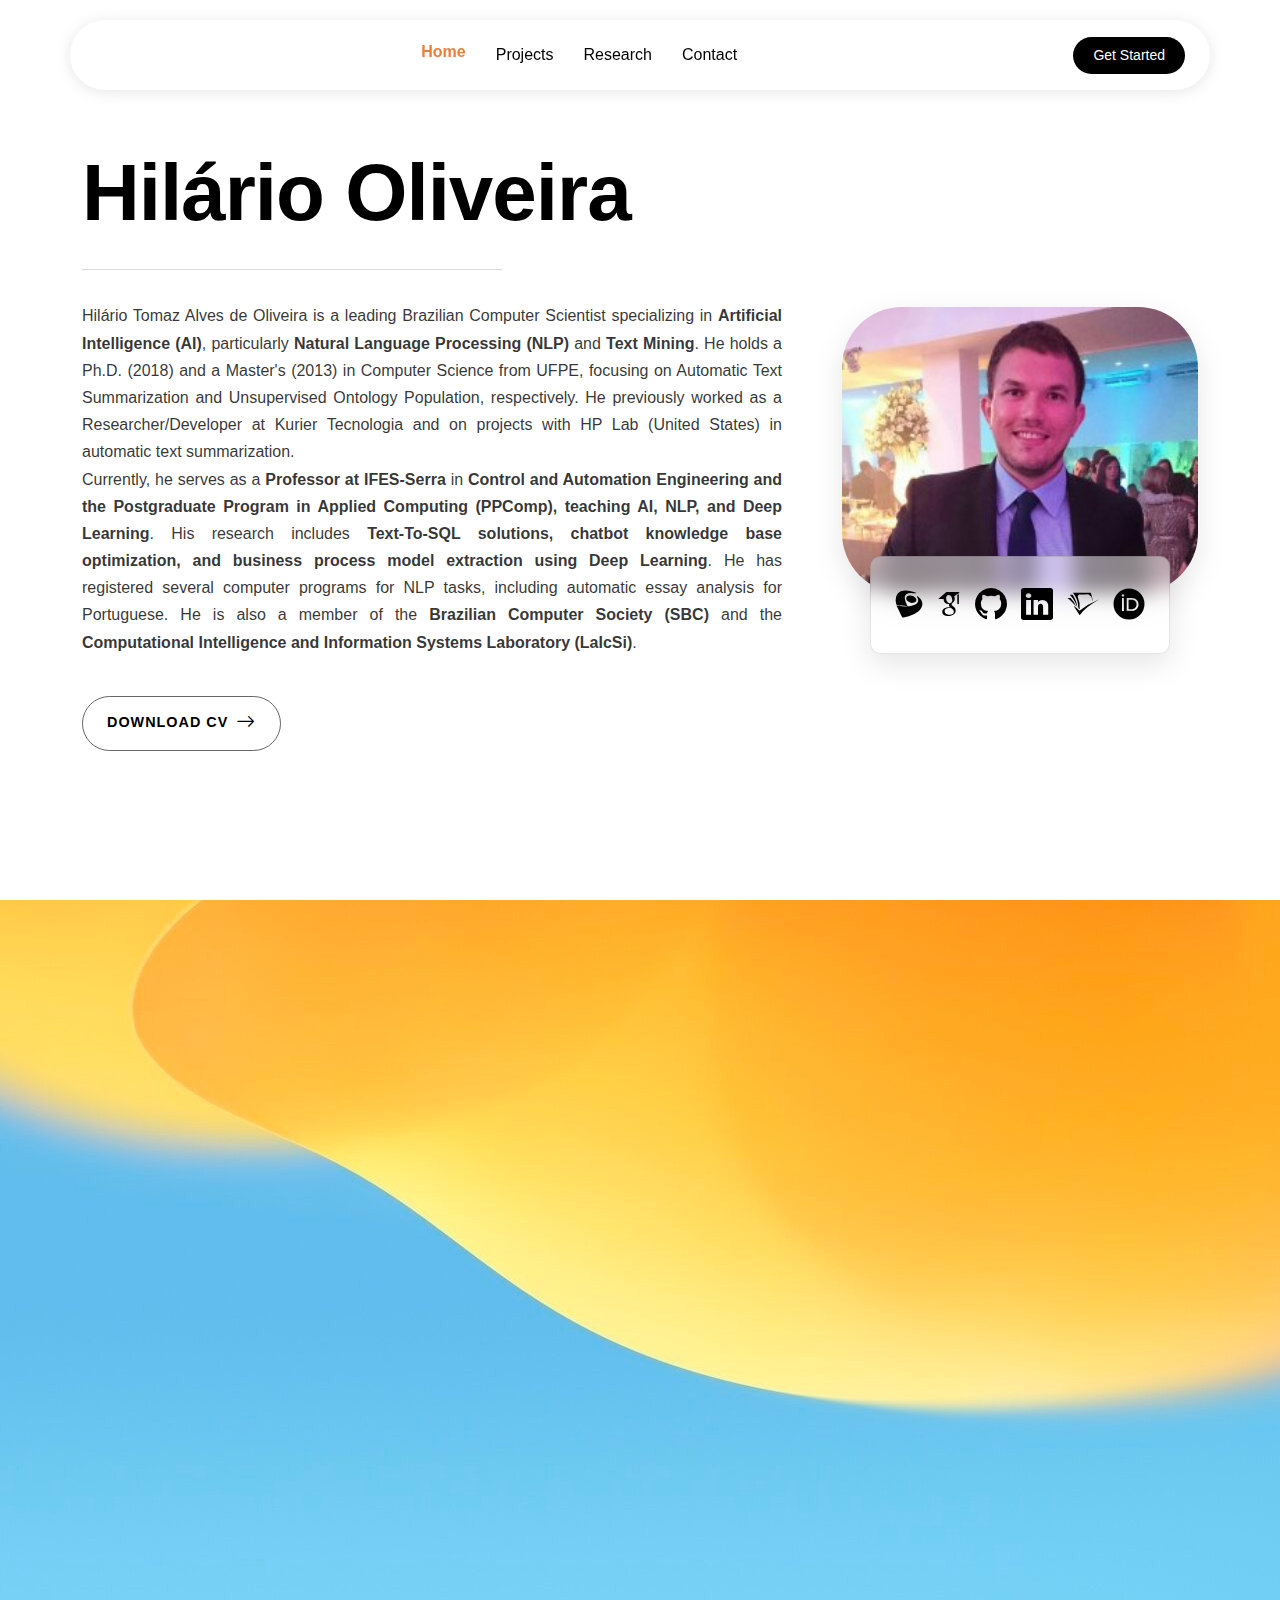
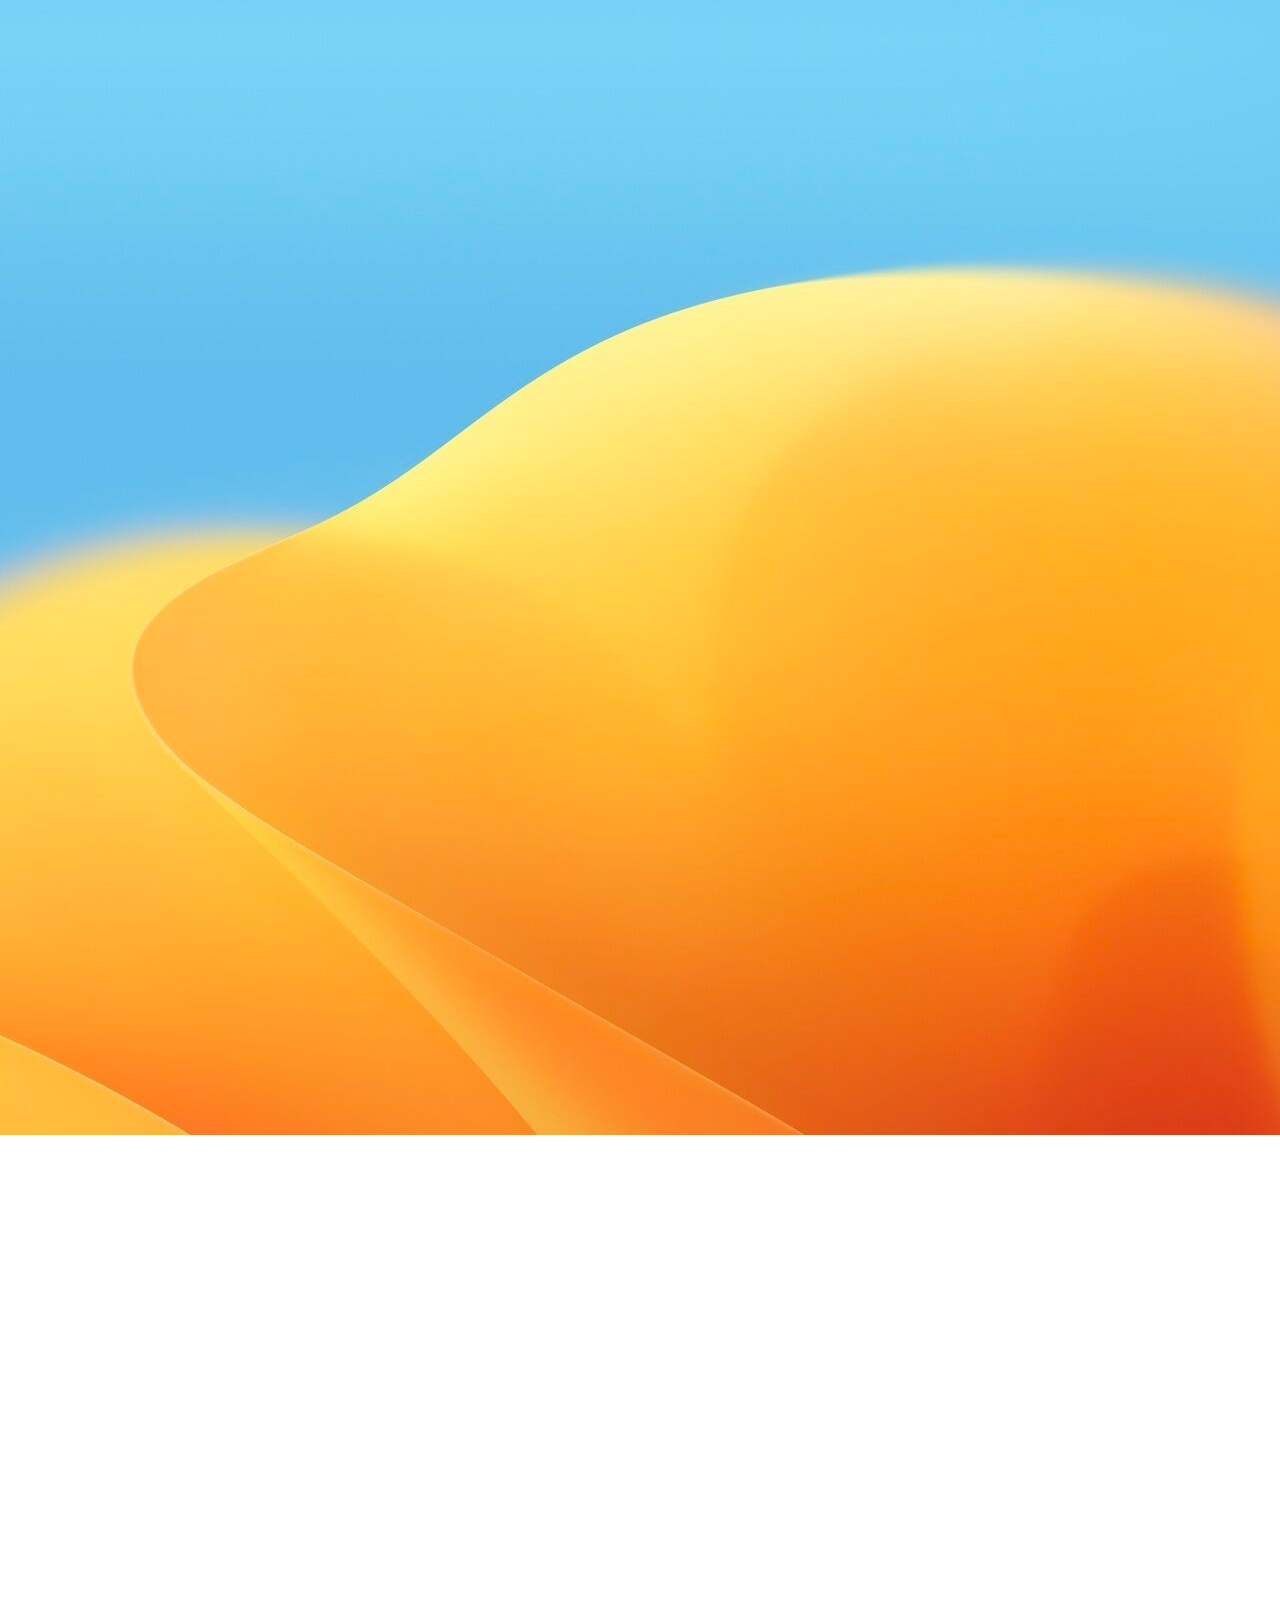
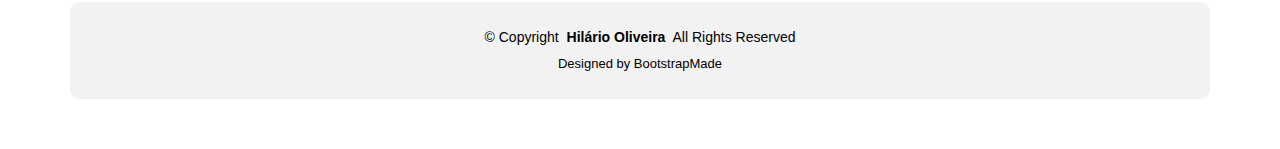
<file: index.html>
<!DOCTYPE html>
<html lang="en">
<head>
  <meta charset="utf-8">
  <meta content="width=device-width, initial-scale=1.0" name="viewport">
  <title>Hilário Oliveira</title>
  <meta name="description" content="">
  <meta name="keywords" content="">

<!--   <link href="assets/img/favicon.png" rel="icon">
  <link href="assets/img/apple-touch-icon.png" rel="apple-touch-icon"> -->
  <link href="assets/img/icon.png" rel="icon">
  <link href="assets/img/icon.png" rel="apple-touch-icon">
  <link href="https://fonts.googleapis.com" rel="preconnect">
  <link href="https://fonts.gstatic.com" rel="preconnect" crossorigin>
  <link href="https://fonts.googleapis.com/css?family=Google+Sans|Noto+Sans|Castoro" rel="stylesheet">

  <link href="assets/vendor/bootstrap/css/bootstrap.min.css" rel="stylesheet">
  <link href="assets/vendor/bootstrap-icons/bootstrap-icons.css" rel="stylesheet">
  <link href="assets/vendor/aos/aos.css" rel="stylesheet">
  <link href="assets/vendor/swiper/swiper-bundle.min.css" rel="stylesheet">
  <link href="assets/vendor/glightbox/css/glightbox.min.css" rel="stylesheet">
  <link href="assets/vendor/academicons/css/academicons.min.css" rel="stylesheet">
  <link href="assets/vendor/fontawesome/css/all.min.css" rel="stylesheet">

  <link href="assets/css/main.css" rel="stylesheet">
</head>
<body class="index-page">

  <header id="header" class="header d-flex align-items-center fixed-top">
    <div class="header-container container-fluid container-xl position-relative d-flex align-items-center justify-content-between">
      <a href="index.html" class="logo d-flex align-items-center me-auto me-xl-0"></a>
      <nav id="navmenu" class="navmenu">
        <ul>
          <li><a href="#hero" class="active">Home</a></li>
          <li><a href="#projects">Projects</a></li>
          <li><a href="#portfolio">Research</a></li>
          <li><a href="#contact">Contact</a></li>
        </ul>
        <i class="mobile-nav-toggle d-xl-none bi bi-list"></i>
      </nav>
      <a class="btn-getstarted" href="#projects">Get Started</a>
    </div>
  </header>

  <main class="main">
    
<!-- Hero Section -->
<section id="hero" class="hero section">
  <div class="container">
    <div class="row">
      <div class="col-lg-8 content-col" data-aos="fade-up">
        <div class="content">
          <div class="main-heading">
            <h1>Hilário Oliveira</h1>
          </div>
          <div class="divider"></div>
          <div class="description" style="text-align: justify;">
            
              <p>Hilário Tomaz Alves de Oliveira is a leading Brazilian Computer Scientist specializing in <b>Artificial Intelligence (AI)</b>, particularly <b>Natural Language Processing (NLP)</b> and <b>Text Mining</b>. He holds a Ph.D. (2018) and a Master's (2013) in Computer Science from UFPE, focusing on Automatic Text Summarization and Unsupervised Ontology Population, respectively. He previously worked as a Researcher/Developer at Kurier Tecnologia and on projects with HP Lab (United States) in automatic text summarization.</p>
            
              <p>Currently, he serves as a <b>Professor at IFES-Serra</b> in <b>Control and Automation Engineering and the Postgraduate Program in Applied Computing (PPComp), teaching AI, NLP, and Deep Learning</b>. His research includes <b>Text-To-SQL solutions, chatbot knowledge base optimization, and business process model extraction using Deep Learning</b>. He has registered several computer programs for NLP tasks, including automatic essay analysis for Portuguese. He is also a member of the <b>Brazilian Computer Society (SBC)</b> and the <b>Computational Intelligence and Information Systems Laboratory (LaIcSi)</b>.</p>
            
          </div>
          <div class="cta-button">
            <a href="" class="btn">
              <span>DOWNLOAD CV</span>
              <i class="bi bi-arrow-right"></i>
            </a>
          </div>
        </div>
      </div>
      <div class="col-lg-4" data-aos="zoom-out">
        <div class="visual-content">
          <div class="fluid-shape">
            <img src="assets/img/profile/profile.png" alt="Profile" class="fluid-img">
          </div>
          <div class="stats-card">
            
              <a href="http://lattes.cnpq.br/8980213630090119" target="_blank"><i class="ai ai-lattes"></i></a>
            
              <a href="https://scholar.google.com/citations?user=Xp4tZ0cAAAAJ" target="_blank"><i class="ai ai-google-scholar"></i></a>
            
              <a href="https://github.com/hilariooliveira" target="_blank"><i class="bi bi-github"></i></a>
            
              <a href="https://www.linkedin.com/in/hil%C3%A1rio-tomaz-b18b8b167" target="_blank"><i class="bi bi-linkedin"></i></a>
            
              <a href="https://www.semanticscholar.org/author/Hil%C3%A1rio-Tomaz-Alves-de-Oliveira/2334591919" target="_blank"><i class="ai ai-semantic-scholar"></i></a>
            
              <a href="https://orcid.org/0000-0003-0643-7206" target="_blank"><i class="ai ai-orcid"></i></a>
            
          </div>
        </div>
      </div>
    </div>
  </div>
</section>


<!-- Projects Section -->
<section id="projects" class="about section" style="background-image: url('assets/img/background/portfolio-background.jpg'); background-position: left bottom;">

  <div class="container section-title" data-aos="fade-up">
    <h2>Innovation Boosted by</h2>
    <div><span>AI </span> <span class="description-title">Projects</span></div>
  </div><!-- End Section Title -->

  <div class="container">
    <div id="subsection-projects" class="testimonial-section" data-aos="fade-up" data-aos-delay="100">
      <div class="row">
        <div class="col-lg-12" data-aos="fade-left" data-aos-delay="300">
          <div class="testimonial-slider swiper init-swiper">
            <script type="application/json" class="swiper-config">
              {
                "loop": true,
                "speed": 800,
                "autoplay": {
                  "delay": 5000
                },
                "slidesPerView": 1,
                "spaceBetween": 30,
                "navigation": {
                  "nextEl": ".slider-next",
                  "prevEl": ".slider-prev"
                },
                "breakpoints": {
                  "768": {
                    "slidesPerView": 3
                  }
                }
              }
            </script>

            <div class="swiper-wrapper mt-2 pt-2">

              
              <div class="swiper-slide">
                <div class="testimonial-item">
                  <div class="mb-3">
                    <p><span>2024</span> &mdash; <span>Present</span></p>
                  </div>
                  <p><b>Senior AI Researcher</b></p>
                  <div class="mb-3">
                  <p>Digital Transformation of PNLD Pedagogical Assessment: From Research to Innovation</p>
                  </div>
                  <div class="client-info d-flex align-items-center mt-4">
                    <div>
                      <span>Develop computational solutions and foster collaboration between academia and government agencies to generate value and social impact in the pedagogical evaluation process of the National Textbook and Didactic Material Program (PNLD).</span>
                    </div>
                  </div>
                </div>
              </div>
              
              <div class="swiper-slide">
                <div class="testimonial-item">
                  <div class="mb-3">
                    <p><span>2024</span> &mdash; <span>Present</span></p>
                  </div>
                  <p><b>Senior AI Researcher</b></p>
                  <div class="mb-3">
                  <p>Text-To-SQL Solutions for IAGROGPT: An Intelligent Virtual Assistant for Brazilian Agriculture</p>
                  </div>
                  <div class="client-info d-flex align-items-center mt-4">
                    <div>
                      <span>Develop a pioneering Conversational AI solution (IAGROGPT) for Brazilian agriculture to provide humanized, agile, and assertive information by converting natural language queries into SQL database queries.</span>
                    </div>
                  </div>
                </div>
              </div>
              
              <div class="swiper-slide">
                <div class="testimonial-item">
                  <div class="mb-3">
                    <p><span>2024</span> &mdash; <span>Present</span></p>
                  </div>
                  <p><b>Research Coordinator</b></p>
                  <div class="mb-3">
                  <p>Optimizing the process of updating the knowledge base of conversational agents</p>
                  </div>
                  <div class="client-info d-flex align-items-center mt-4">
                    <div>
                      <span>Automate the knowledge base update process for the ifes.talk chatbot using Natural Language Processing (NLP), Machine Learning (ML), and image recognition to extract relevant information from PDF documents, aiming to improve chatbot efficiency and provide accurate responses.</span>
                    </div>
                  </div>
                </div>
              </div>
              
              <div class="swiper-slide">
                <div class="testimonial-item">
                  <div class="mb-3">
                    <p><span>2023</span> &mdash; <span>Present</span></p>
                  </div>
                  <p><b>Senior AI Researcher</b></p>
                  <div class="mb-3">
                  <p>Expert Panel on Psychoactive Substances of Espírito Santo - Paspes</p>
                  </div>
                  <div class="client-info d-flex align-items-center mt-4">
                    <div>
                      <span>Create a unified database for forensic data in Espírito Santo to systematically understand deaths related to psychoactive substance use from 2013-2022, correlate with drug seizures, and produce a diagnostic report for public policy.</span>
                    </div>
                  </div>
                </div>
              </div>
              
              <div class="swiper-slide">
                <div class="testimonial-item">
                  <div class="mb-3">
                    <p><span>2023</span> &mdash; <span>2024</span></p>
                  </div>
                  <p><b>Research Coordinator</b></p>
                  <div class="mb-3">
                  <p>Obtaining Business Process Models from Textual Documents using Deep Learning and Recommendation</p>
                  </div>
                  <div class="client-info d-flex align-items-center mt-4">
                    <div>
                      <span>Investigate mechanisms to interpret and transcribe textual information into process models using Deep Learning and Natural Language Processing to identify named entities and their relationships, converting them into a declarative process notation for cognitive support in modeling tools like BPMN.</span>
                    </div>
                  </div>
                </div>
              </div>
              
              <div class="swiper-slide">
                <div class="testimonial-item">
                  <div class="mb-3">
                    <p><span>2021</span> &mdash; <span>2022</span></p>
                  </div>
                  <p><b>Research Coordinator</b></p>
                  <div class="mb-3">
                  <p>Natural language processing applied to automated bibliometrics</p>
                  </div>
                  <div class="client-info d-flex align-items-center mt-4">
                    <div>
                      <span>Continue studies on automated bibliometry, analyzing different methods for a system that assists researchers with bibliographic surveys, specifically for screening scientific article titles and abstracts, to improve efficiency and reduce errors.</span>
                    </div>
                  </div>
                </div>
              </div>
              
              <div class="swiper-slide">
                <div class="testimonial-item">
                  <div class="mb-3">
                    <p><span>2020</span> &mdash; <span>2021</span></p>
                  </div>
                  <p><b>Senior AI Researcher</b></p>
                  <div class="mb-3">
                  <p>Automated bibliometrics: A case study on the use of ornamental rock processing sludge</p>
                  </div>
                  <div class="client-info d-flex align-items-center mt-4">
                    <div>
                      <span>Apply state-of-the-art AI, including Natural Language Processing and deep neural networks, to existing knowledge bases to extract technological information to support technical standards for licensing industrial processes related to ornamental rock beneficiation sludge.</span>
                    </div>
                  </div>
                </div>
              </div>
              
              <div class="swiper-slide">
                <div class="testimonial-item">
                  <div class="mb-3">
                    <p><span>2014</span> &mdash; <span>2016</span></p>
                  </div>
                  <p><b>AI Researcher</b></p>
                  <div class="mb-3">
                  <p>HP FLIP - Functional Language & Information Plataform</p>
                  </div>
                  <div class="client-info d-flex align-items-center mt-4">
                    <div>
                      <span>Improve abstractive summarization for HP's Aerthon and Big Data Analytics systems, propose a platform for multi-language text mining techniques (HP Customer Support Service), and analyze/summarize product support records and reviews to enhance customer support.</span>
                    </div>
                  </div>
                </div>
              </div>
              
              <div class="swiper-slide">
                <div class="testimonial-item">
                  <div class="mb-3">
                    <p><span>2013</span> &mdash; <span>2014</span></p>
                  </div>
                  <p><b>AI Researcher</b></p>
                  <div class="mb-3">
                  <p>Kurier News: A Social Media Monitoring System</p>
                  </div>
                  <div class="client-info d-flex align-items-center mt-4">
                    <div>
                      <span>Develop a social media, website, and blog monitoring platform (Kurier News) to provide intelligent information to clients and strategic tools for companies.</span>
                    </div>
                  </div>
                </div>
              </div>
              
              <div class="swiper-slide">
                <div class="testimonial-item">
                  <div class="mb-3">
                    <p><span>2010</span> &mdash; <span>2012</span></p>
                  </div>
                  <p><b>AI Researcher</b></p>
                  <div class="mb-3">
                  <p>A Portable Textual Database Manipulation Solution for Different Information Domains</p>
                  </div>
                  <div class="client-info d-flex align-items-center mt-4">
                    <div>
                      <span>Enhance the Kurier software to be domain-portable beyond the legal field (e.g., medicine, tenders), using Semantic Web techniques and ontologies for flexibility and reuse, and exploring machine learning and natural language processing for classification and information extraction.</span>
                    </div>
                  </div>
                </div>
              </div>
              
              <div class="swiper-slide">
                <div class="testimonial-item">
                  <div class="mb-3">
                    <p><span>2009</span> &mdash; <span>2010</span></p>
                  </div>
                  <p><b>AI Researcher</b></p>
                  <div class="mb-3">
                  <p>GEDARIO – Group for the Study and Development of Applications for Online Information Retrieval</p>
                  </div>
                  <div class="client-info d-flex align-items-center mt-4">
                    <div>
                      <span>Research and analyze concepts, technologies, and applications used in online information retrieval, and develop tools and applications to contribute to this process.</span>
                    </div>
                  </div>
                </div>
              </div>
              
              <div class="swiper-slide">
                <div class="testimonial-item">
                  <div class="mb-3">
                    <p><span>2024</span> &mdash; <span>Present</span></p>
                  </div>
                  <p><b>Senior AI Researcher</b></p>
                  <div class="mb-3">
                  <p>Development of a Chatbot for Information Retrieval in Documents with Textual and Visual Content</p>
                  </div>
                  <div class="client-info d-flex align-items-center mt-4">
                    <div>
                      <span>Develop an information retrieval module using Retrieval-Augmented Generation (RAG) for an AI Generative Chatbot to centralize and enhance citizen service, enabling the virtual assistant to access, understand, and integrate information from multiple sources including normative documents, digitized texts, and visual content.</span>
                    </div>
                  </div>
                </div>
              </div>
              
              <div class="swiper-slide">
                <div class="testimonial-item">
                  <div class="mb-3">
                    <p><span>2022</span> &mdash; <span>2023</span></p>
                  </div>
                  <p><b>Senior AI Researcher</b></p>
                  <div class="mb-3">
                  <p>Adaptive Platform for Assessment and Pedagogical Diagnosis of Texts</p>
                  </div>
                  <div class="client-info d-flex align-items-center mt-4">
                    <div>
                      <span>Develop a textual evaluation model, primarily for essay grading, to reduce costs and teacher workload, enabling them to focus on other educational needs and provide pedagogical assistance by identifying errors and deviations in student texts, including modules for plagiarism detection.</span>
                    </div>
                  </div>
                </div>
              </div>
              
              <div class="swiper-slide">
                <div class="testimonial-item">
                  <div class="mb-3">
                    <p><span>2021</span> &mdash; <span>2023</span></p>
                  </div>
                  <p><b>Research Coordinator</b></p>
                  <div class="mb-3">
                  <p>Timelinefy</p>
                  </div>
                  <div class="client-info d-flex align-items-center mt-4">
                    <div>
                      <span>Develop and apply information organization tools using timelines, Machine Learning, and Natural Language Processing techniques to create connections based on user interests, enabling analysis, trends, and event simulations, particularly in education, to help users visualize information in a temporal structure and maximize knowledge acquisition.</span>
                    </div>
                  </div>
                </div>
              </div>
              
              <div class="swiper-slide">
                <div class="testimonial-item">
                  <div class="mb-3">
                    <p><span>2008</span> &mdash; <span>2009</span></p>
                  </div>
                  <p><b>AI Researcher</b></p>
                  <div class="mb-3">
                  <p>Calculus and Algebra - wxMAXIMA a free software</p>
                  </div>
                  <div class="client-info d-flex align-items-center mt-4">
                    <div>
                      <span>Facilitate mathematics education at all levels through the use of computational tools, specifically the free software wxMAXIMA, a symbolic and algebraic manipulation program similar to MAPLE, to improve the teaching-learning relationship in mathematical topics.</span>
                    </div>
                  </div>
                </div>
              </div>
              

            </div>
          </div>
        </div>
        <div class="col-lg-2" data-aos="fade-right" data-aos-delay="200">
          <div class="testimonial-intro">
            <div class="swiper-nav-buttons mt-4">
              <button class="slider-prev"><i class="bi bi-arrow-left"></i></button>
              <button class="slider-next"><i class="bi bi-arrow-right"></i></button>
            </div>
          </div>
        </div>
      </div>
    </div>
  </div>
</section><!-- /Projects Section -->

<!-- Portfolio Section -->
<section id="portfolio" class="portfolio section" style="background-image: url('assets/img/background/portfolio-background.jpg'); ">
  <div class="container section-title" data-aos="fade-up">
    <h2>Knowledge and Discovery Registered in</h2>
    <div><span>Research </span> <span class="description-title">Papers</span></div>
  </div>
  <div class="container" data-aos="fade-up" data-aos-delay="100">
    <div class="isotope-layout" data-default-filter=".filter-2025" data-layout="masonry" data-sort="original-order">
      <ul class="portfolio-filters isotope-filters" data-aos="fade-up" data-aos-delay="200">
        <li data-filter=".filter-2025" class="filter-active">2025</li>
        
          <li data-filter=".filter-2024">2024</li>
        
          <li data-filter=".filter-2023">2023</li>
        
          <li data-filter=".filter-2022">2022</li>
        
          <li data-filter=".filter-2021">2021</li>
        
          <li data-filter=".filter-2020">2020</li>
        
          <li data-filter=".filter-2019">2019</li>
        
          <li data-filter=".filter-2018">2018</li>
        
          <li data-filter=".filter-2017">2017</li>
        
          <li data-filter=".filter-2016">2016</li>
        
          <li data-filter=".filter-2015">2015</li>
        
          <li data-filter=".filter-2014">2014</li>
        
          <li data-filter=".filter-2013">2013</li>
        
          <li data-filter=".filter-2012">2012</li>
        
          <li data-filter=".filter-2011">2011</li>
        
          <li data-filter=".filter-2010">2010</li>
        
      </ul>
      <div class="row gy-4 isotope-container" data-aos="fade-up" data-aos-delay="300">
        
        <div class="col-lg-12 isotope-item filter-2025">
          <div class="team-member d-flex">
            <div class="member-img">
                <img src="data/paper_thumbs/A4MWp96NkSFoC.jpg" class="img-fluid" alt="" loading="lazy">
            </div>
            <div class="member-info flex-grow-1">
              <h4>A benchmark dataset of narrative student essays with multi-competency grades for automatic essay scoring in Brazilian Portuguese</h4>
              <span><b>Hilário Oliveira</b>, Rafael Ferreira Mello, Péricles Miranda, Hyan Batista, Moésio Wenceslau da Silva Filho, Thiago Cordeiro, Ig Ibert Bittencourt, Seiji Isotani</span>
              <p>Data in Brief 60, 111526, 2025</p>
              <div class="social">
                <a href='https://scholar.google.com/citations?view_op=view_citation&hl=en&user=Xp4tZ0cAAAAJ&pagesize=57&citation_for_view=Xp4tZ0cAAAAJ:4MWp96NkSFoC' target="_blank"><i class="ai ai-google-scholar"></i></a>
                <a href="https://www.sciencedirect.com/science/article/pii/S2352340925002586" target="_blank"><i class="ai ai-elsevier"></i></a>
                <a href="https://www.kaggle.com/datasets/moesiof/portuguese-narrative-essays" target="_blank"><i class="fab fa-kaggle"></i></a>
              </div>
            </div>
          </div>
        </div>
        
        <div class="col-lg-12 isotope-item filter-2025">
          <div class="team-member d-flex">
            <div class="member-img">
                <img src="data/paper_thumbs/Ap__nRnzSRKYC.jpg" class="img-fluid" alt="" loading="lazy">
            </div>
            <div class="member-info flex-grow-1">
              <h4>Data-Driven Analysis for Improving Educational Policies: A Case in Brazil’s Textbook Program</h4>
              <span>André Araújo, Rafael Araújo, Luciano Cabral, Luciane Silva, <b>Hilario Tomaz</b>, Emerson Martins, Diego Dermeval, Álvaro Sobrinho, Alan Pedro da Silva, Leonardo Marques, Filipe Recch, Sebastian Munoz-Najar Galvez, Seiji Isotani, Ig Ibert Bittencourt</span>
              <p>Conference on Digital Government Research 1, 2025</p>
              <div class="social">
                <a href='https://scholar.google.com/citations?view_op=view_citation&hl=en&user=Xp4tZ0cAAAAJ&pagesize=57&citation_for_view=Xp4tZ0cAAAAJ:p__nRnzSRKYC' target="_blank"><i class="ai ai-google-scholar"></i></a>
                <a href="https://doi.org/10.59490/dgo.2025.1023" target="_blank"><i class="ai ai-doi"></i></a>
              </div>
            </div>
          </div>
        </div>
        
        <div class="col-lg-12 isotope-item filter-2025">
          <div class="team-member d-flex">
            <div class="member-img">
                <img src="data/paper_thumbs/ABwyfMAYsbu0C.jpg" class="img-fluid" alt="" loading="lazy">
            </div>
            <div class="member-info flex-grow-1">
              <h4>Unveiling Business Processes Control-Flow: Automated Extraction of Entities and Constraint Relations from Text</h4>
              <span>Diogo de Santana Candido, <b>Hilário Tomaz Alves de Oliveira</b>, Mateus Barcellos Costa</span>
              <p></p>
              <div class="social">
                <a href='https://scholar.google.com/citations?view_op=view_citation&hl=en&user=Xp4tZ0cAAAAJ&pagesize=57&citation_for_view=Xp4tZ0cAAAAJ:BwyfMAYsbu0C' target="_blank"><i class="ai ai-google-scholar"></i></a>
                <a href="https://doi.org/10.5220/0013435600003929" target="_blank"><i class="ai ai-doi"></i></a>
                <a href="https://github.com/laicsiifes/bpm_dataset" target="_blank"><i class="bi bi-github"></i></a>
              </div>
            </div>
          </div>
        </div>
        
        <div class="col-lg-12 isotope-item filter-2024">
          <div class="team-member d-flex">
            <div class="member-img">
                <img src="data/paper_thumbs/A2KloaMYe4IUC.jpg" class="img-fluid" alt="" loading="lazy">
            </div>
            <div class="member-info flex-grow-1">
              <h4>Assessing abstractive and extractive methods for automatic news summarization</h4>
              <span><b>Hilário Oliveira</b>, Rafael Dueire Lins</span>
              <p>Proceedings of the ACM Symposium on Document Engineering 2024, 1-10, 2024</p>
              <div class="social">
                <a href='https://scholar.google.com/citations?view_op=view_citation&hl=en&user=Xp4tZ0cAAAAJ&pagesize=57&citation_for_view=Xp4tZ0cAAAAJ:2KloaMYe4IUC' target="_blank"><i class="ai ai-google-scholar"></i></a>
                <a href="https://dl.acm.org/doi/abs/10.1145/3685650.3685664" target="_blank"><i class="ai ai-acm"></i></a>
                <a href="https://github.com/hilariooliveira/benchmark_text_summarization" target="_blank"><i class="bi bi-github"></i></a>
              </div>
            </div>
          </div>
        </div>
        
        <div class="col-lg-12 isotope-item filter-2024">
          <div class="team-member d-flex">
            <div class="member-img">
                <img src="data/paper_thumbs/A1yQoGdGgb4wC.jpg" class="img-fluid" alt="" loading="lazy">
            </div>
            <div class="member-info flex-grow-1">
              <h4>PROPOR’24 competition on automatic essay scoring of Portuguese narrative essays</h4>
              <span>Rafael Ferreira Mello, <b>Hilário Oliveira</b>, Moésio Wenceslau, Hyan Batista, Thiago Cordeiro, Ig Ibert Bittencourt, Seiji Isotani</span>
              <p>Proceedings of the 16th International Conference on Computational Processing of Portuguese-Vol. 2</p>
              <div class="social">
                <a href='https://scholar.google.com/citations?view_op=view_citation&hl=en&user=Xp4tZ0cAAAAJ&pagesize=57&citation_for_view=Xp4tZ0cAAAAJ:1yQoGdGgb4wC' target="_blank"><i class="ai ai-google-scholar"></i></a>
                <a href='https://aclanthology.org/2024.propor-2.1/' target="_blank"><i><img src="assets/img/logo/acl.svg" width="30px"></i></a>
                <a href="https://www.kaggle.com/datasets/moesiof/portuguese-narrative-essays" target="_blank"><i class="fab fa-kaggle"></i></a>
              </div>
            </div>
          </div>
        </div>
        
        <div class="col-lg-12 isotope-item filter-2024">
          <div class="team-member d-flex">
            <div class="member-img">
                <img src="data/paper_thumbs/AML0RJ9NH7IQC.jpg" class="img-fluid" alt="" loading="lazy">
            </div>
            <div class="member-info flex-grow-1">
              <h4>An Annotated Dataset for Automatic Extraction of Entities and Restrictions from Business Process Models</h4>
              <span>Diogo S. Candido, Joao Victor Berti Lima, <b>Hilário Oliveira</b>, Mateus B. Costa</span>
              <p>Encontro Nacional de Inteligência Artificial e Computacional (ENIAC), 978-989, 2024</p>
              <div class="social">
                <a href='https://scholar.google.com/citations?view_op=view_citation&hl=en&user=Xp4tZ0cAAAAJ&pagesize=57&citation_for_view=Xp4tZ0cAAAAJ:ML0RJ9NH7IQC' target="_blank"><i class="ai ai-google-scholar"></i></a>
                <a href="https://doi.org/10.5753/eniac.2024.245085" target="_blank"><i class="ai ai-doi"></i></a>
                <a href="https://github.com/laicsiifes/bpm_dataset" target="_blank"><i class="bi bi-github"></i></a>
              </div>
            </div>
          </div>
        </div>
        
        <div class="col-lg-12 isotope-item filter-2024">
          <div class="team-member d-flex">
            <div class="member-img">
                <img src="data/paper_thumbs/AJQOojiI6XY0C.jpg" class="img-fluid" alt="" loading="lazy">
            </div>
            <div class="member-info flex-grow-1">
              <h4>Assessing the Reliability and Validity of the Measures for Automatic Text Summarization</h4>
              <span>Rafael Dueire Lins, <b>Hilário Oliveira</b>, Steven J. Simske</span>
              <p>Proceedings of the ACM Symposium on Document Engineering 2024, 1-4, 2024</p>
              <div class="social">
                <a href='https://scholar.google.com/citations?view_op=view_citation&hl=en&user=Xp4tZ0cAAAAJ&pagesize=57&citation_for_view=Xp4tZ0cAAAAJ:JQOojiI6XY0C' target="_blank"><i class="ai ai-google-scholar"></i></a>
                <a href="https://dl.acm.org/doi/abs/10.1145/35650.3685671" target="_blank"><i class="ai ai-acm"></i></a>
              </div>
            </div>
          </div>
        </div>
        
        <div class="col-lg-12 isotope-item filter-2024">
          <div class="team-member d-flex">
            <div class="member-img">
                <img src="data/paper_thumbs/AfEOibwPWpKIC.webp" class="img-fluid" alt="" loading="lazy">
            </div>
            <div class="member-info flex-grow-1">
              <h4>Contextual Features for Automatic Essay Scoring in Portuguese</h4>
              <span>Lucas Galhardi, Maria Fernanda Herculano, Luiz Rodrigues, Péricles Miranda, <b>Hilário Oliveira</b>, Thiago Cordeiro, Ig Ibert Bittencourt, Seiji Isotani, Rafael Ferreira Mello</span>
              <p>International Conference on Artificial Intelligence in Education, 270-282, 2024</p>
              <div class="social">
                <a href='https://scholar.google.com/citations?view_op=view_citation&hl=en&user=Xp4tZ0cAAAAJ&pagesize=57&citation_for_view=Xp4tZ0cAAAAJ:fEOibwPWpKIC' target="_blank"><i class="ai ai-google-scholar"></i></a>
                <a href='https://link.springer.com/chapter/10.1007/978-3-031-64315-6_23' target="_blank"><i class="ai ai-springer"></i></a>
              </div>
            </div>
          </div>
        </div>
        
        <div class="col-lg-12 isotope-item filter-2024">
          <div class="team-member d-flex">
            <div class="member-img">
                <img src="data/paper_thumbs/A_Re3VWB3Y0AC.webp" class="img-fluid" alt="" loading="lazy">
            </div>
            <div class="member-info flex-grow-1">
              <h4>Prediction of Essay Cohesion in Portuguese Based on Item Response Theory in Machine Learning</h4>
              <span>Bruno Alexandre Barreiros Rosa, <b>Hilário Oliveira</b>, Rafael Ferreira Mello</span>
              <p>International Conference on Artificial Intelligence in Education, 388-394, 2024</p>
              <div class="social">
                <a href='https://scholar.google.com/citations?view_op=view_citation&hl=en&user=Xp4tZ0cAAAAJ&pagesize=57&citation_for_view=Xp4tZ0cAAAAJ:_Re3VWB3Y0AC' target="_blank"><i class="ai ai-google-scholar"></i></a>
                <a href='https://link.springer.com/chapter/10.1007/978-3-031-64312-5_48' target="_blank"><i class="ai ai-springer"></i></a>
              </div>
            </div>
          </div>
        </div>
        
        <div class="col-lg-12 isotope-item filter-2024">
          <div class="team-member d-flex">
            <div class="member-img">
                <img src="data/paper_thumbs/AURolC5Kub84C.jpg" class="img-fluid" alt="" loading="lazy">
            </div>
            <div class="member-info flex-grow-1">
              <h4>Sumarização Automática de Artigos de Notıcias em Português: Da Extração a Abstração com Abordagens Clássicas e Modelos Neurais</h4>
              <span>Marcio Alves Sarmento, <b>Hilário Tomaz Alves de Oliveira</b></span>
              <p>Simpósio Brasileiro de Tecnologia da Informação e da Linguagem Humana (STIL), 139-148, 2024</p>
              <div class="social">
                <a href='https://scholar.google.com/citations?view_op=view_citation&hl=en&user=Xp4tZ0cAAAAJ&pagesize=57&citation_for_view=Xp4tZ0cAAAAJ:URolC5Kub84C' target="_blank"><i class="ai ai-google-scholar"></i></a>
                <a href="https://doi.org/10.5753/stil.2024.245395" target="_blank"><i class="ai ai-doi"></i></a>
                <a href="https://github.com/laicsiifes/benchmark_ptbr_summ" target="_blank"><i class="bi bi-github"></i></a>
              </div>
            </div>
          </div>
        </div>
        
        <div class="col-lg-12 isotope-item filter-2024">
          <div class="team-member d-flex">
            <div class="member-img">
                <img src="data/paper_thumbs/AAvfA0Oy_GE0C.jpg" class="img-fluid" alt="" loading="lazy">
            </div>
            <div class="member-info flex-grow-1">
              <h4>Geraçao Automática de Perguntas em Português do Brasil Usando os Modelos PTT5 e FLAN-T5</h4>
              <span>Tiago Felipe V. Braga, Bruno Cardoso Coutinho, <b>Hilário Tomaz Alves de Oliveira</b></span>
              <p>Simpósio Brasileiro de Tecnologia da Informação e da Linguagem Humana (STIL), 149-158, 2024</p>
              <div class="social">
                <a href='https://scholar.google.com/citations?view_op=view_citation&hl=en&user=Xp4tZ0cAAAAJ&pagesize=57&citation_for_view=Xp4tZ0cAAAAJ:AvfA0Oy_GE0C' target="_blank"><i class="ai ai-google-scholar"></i></a>
                <a href="https://doi.org/10.5753/stil.2024.245392" target="_blank"><i class="ai ai-doi"></i></a>
                <a href="https://github.com/laicsiifes/question_generation_ptbr" target="_blank"><i class="bi bi-github"></i></a>
              </div>
            </div>
          </div>
        </div>
        
        <div class="col-lg-12 isotope-item filter-2024">
          <div class="team-member d-flex">
            <div class="member-img">
                <img src="data/paper_thumbs/AvDijr-p_gm4C.jpg" class="img-fluid" alt="" loading="lazy">
            </div>
            <div class="member-info flex-grow-1">
              <h4>A Comparative Evaluation of Transformer-Based Vision Encoder-Decoder Models for Brazilian Portuguese Image Captioning</h4>
              <span>Gabriel Bromonschenkel, Thiago M. Paixão, <b>Hilário Oliveira</b></span>
              <p>2024 37th SIBGRAPI Conference on Graphics, Patterns and Images (SIBGRAPI), 1-6, 2024</p>
              <div class="social">
                <a href='https://scholar.google.com/citations?view_op=view_citation&hl=en&user=Xp4tZ0cAAAAJ&pagesize=57&citation_for_view=Xp4tZ0cAAAAJ:vDijr-p_gm4C' target="_blank"><i class="ai ai-google-scholar"></i></a>
                <a href="https://ieeexplore.ieee.org/abstract/document/10716325" target="_blank"><i class="ai ai-ieee"></i></a>
                <a href="https://github.com/laicsiifes/ved-transformer-caption-ptbr" target="_blank"><i class="bi bi-github"></i></a>
                <a href='https://huggingface.co/collections/laicsiifes/ved-for-brazilian-portuguese-ic-66d6280c9e7dbd3be32d2770' target="_blank"><i><img src="assets/img/logo/huggingface.svg" width="30px"></i></a>
              </div>
            </div>
          </div>
        </div>
        
        <div class="col-lg-12 isotope-item filter-2024">
          <div class="team-member d-flex">
            <div class="member-img">
                <img src="data/paper_thumbs/A35r97b3x0nAC.webp" class="img-fluid" alt="" loading="lazy">
            </div>
            <div class="member-info flex-grow-1">
              <h4>Exploring NLP and Embedding for Automatic Essay Scoring in the Portuguese</h4>
              <span>Ruan Carvalho, Lucas Fernandes Lins, Luiz Rodrigues, Péricles Miranda, <b>Hilário Oliveira</b>, Thiago Cordeiro, Ig Ibert Bittencourt, Seiji Isotani, Rafael Ferreira Mello</span>
              <p>International Conference on Artificial Intelligence in Education, 228-233, 2024</p>
              <div class="social">
                <a href='https://scholar.google.com/citations?view_op=view_citation&hl=en&user=Xp4tZ0cAAAAJ&pagesize=57&citation_for_view=Xp4tZ0cAAAAJ:35r97b3x0nAC' target="_blank"><i class="ai ai-google-scholar"></i></a>
                <a href='https://link.springer.com/chapter/10.1007/978-3-031-64315-6_18' target="_blank"><i class="ai ai-springer"></i></a>
              </div>
            </div>
          </div>
        </div>
        
        <div class="col-lg-12 isotope-item filter-2024">
          <div class="team-member d-flex">
            <div class="member-img">
                <img src="data/paper_thumbs/AuWiczbcajpAC.jpg" class="img-fluid" alt="" loading="lazy">
            </div>
            <div class="member-info flex-grow-1">
              <h4>Combinaçao de Modelos de Aprendizado de Máquina utilizando Teoria de Resposta ao Item para Avaliaçao de Coesao Textual em Redaçoes no contexto do ENEM</h4>
              <span>Bruno Alexandre Rosa, <b>Hilário Oliveira</b>, Rafael Ferreira Mello, Eduardo Araujo Oliveira</span>
              <p>Simpósio Brasileiro de Informática na Educação (SBIE), 1999-2012, 2024</p>
              <div class="social">
                <a href='https://scholar.google.com/citations?view_op=view_citation&hl=en&user=Xp4tZ0cAAAAJ&pagesize=57&citation_for_view=Xp4tZ0cAAAAJ:uWiczbcajpAC' target="_blank"><i class="ai ai-google-scholar"></i></a>
                <a href="https://doi.org/10.5753/sbie.2024.242747" target="_blank"><i class="ai ai-doi"></i></a>
              </div>
            </div>
          </div>
        </div>
        
        <div class="col-lg-12 isotope-item filter-2023">
          <div class="team-member d-flex">
            <div class="member-img">
                <img src="data/paper_thumbs/AdQ2og3OwTAUC.jpg" class="img-fluid" alt="" loading="lazy">
            </div>
            <div class="member-info flex-grow-1">
              <h4>Towards explainable prediction of essay cohesion in Portuguese and English</h4>
              <span><b>Hilário Oliveira</b>, Rafael Ferreira Mello, Bruno Alexandre Barreiros Rosa, Mladen Rakovic, Pericles Miranda, Thiago Cordeiro, Seiji Isotani, Ig Bittencourt, Dragan Gasevic</span>
              <p>LAK23: 13th international learning analytics and knowledge conference, 509-519, 2023</p>
              <div class="social">
                <a href='https://scholar.google.com/citations?view_op=view_citation&hl=en&user=Xp4tZ0cAAAAJ&pagesize=57&citation_for_view=Xp4tZ0cAAAAJ:dQ2og3OwTAUC' target="_blank"><i class="ai ai-google-scholar"></i></a>
                <a href="https://dl.acm.org/doi/abs/10.1145/3576050.3576152" target="_blank"><i class="ai ai-acm"></i></a>
              </div>
            </div>
          </div>
        </div>
        
        <div class="col-lg-12 isotope-item filter-2023">
          <div class="team-member d-flex">
            <div class="member-img">
                <img src="data/paper_thumbs/AuLbwQdceFCQC.jpg" class="img-fluid" alt="" loading="lazy">
            </div>
            <div class="member-info flex-grow-1">
              <h4>Classificaçao ou regressao? avaliando coesao textual em redaçoes no contexto do enem</h4>
              <span><b>Hilário Oliveira</b>, Rafael Ferreira Mello, Péricles Miranda, Bruno Alexandre, Thiago Cordeiro, Ig Ibert Bittencourt, Seiji Isotani</span>
              <p>Simpósio Brasileiro de Informática na Educação (SBIE), 1226-1237, 2023</p>
              <div class="social">
                <a href='https://scholar.google.com/citations?view_op=view_citation&hl=en&user=Xp4tZ0cAAAAJ&pagesize=57&citation_for_view=Xp4tZ0cAAAAJ:uLbwQdceFCQC' target="_blank"><i class="ai ai-google-scholar"></i></a>
                <a href="https://doi.org/10.5753/sbie.2023.234516" target="_blank"><i class="ai ai-doi"></i></a>
                <a href="https://github.com/hilariooliveira/coesao_textual_enem_sbie" target="_blank"><i class="bi bi-github"></i></a>
              </div>
            </div>
          </div>
        </div>
        
        <div class="col-lg-12 isotope-item filter-2023">
          <div class="team-member d-flex">
            <div class="member-img">
                <img src="data/paper_thumbs/AHE397vMXCloC.jpg" class="img-fluid" alt="" loading="lazy">
            </div>
            <div class="member-info flex-grow-1">
              <h4>Análise Comparativa entre Abordagens de Aprendizado de Máquina para Classificação Automática de Currículos de Profissionais de TIC</h4>
              <span>Renato Santos Pereira, <b>Hilário Tomaz Alves de Oliveira</b></span>
              <p>Encontro Nacional de Inteligência Artificial e Computacional (ENIAC), 359-373, 2023</p>
              <div class="social">
                <a href='https://scholar.google.com/citations?view_op=view_citation&hl=en&user=Xp4tZ0cAAAAJ&pagesize=57&citation_for_view=Xp4tZ0cAAAAJ:HE397vMXCloC' target="_blank"><i class="ai ai-google-scholar"></i></a>
                <a href="https://doi.org/10.5753/eniac.2023.234140" target="_blank"><i class="ai ai-doi"></i></a>
                <a href="https://github.com/renatostosp/mpca_triagem_curriculo" target="_blank"><i class="bi bi-github"></i></a>
              </div>
            </div>
          </div>
        </div>
        
        <div class="col-lg-12 isotope-item filter-2022">
          <div class="team-member d-flex">
            <div class="member-img">
                <img src="data/paper_thumbs/AkzcrU_BdoSEC.jpg" class="img-fluid" alt="" loading="lazy">
            </div>
            <div class="member-info flex-grow-1">
              <h4>Towards automated content analysis of rhetorical structure of written essays using sequential content-independent features in Portuguese</h4>
              <span>Rafael Ferreira Mello, Giuseppe Fiorentino, <b>Hilário Oliveira</b>, Péricles Miranda, Mladen Rakovic, Dragan Gasevic</span>
              <p>LAK22: 12th International Learning Analytics and Knowledge Conference, 404-414, 2022</p>
              <div class="social">
                <a href='https://scholar.google.com/citations?view_op=view_citation&hl=en&user=Xp4tZ0cAAAAJ&pagesize=57&citation_for_view=Xp4tZ0cAAAAJ:kzcrU_BdoSEC' target="_blank"><i class="ai ai-google-scholar"></i></a>
                <a href="https://dl.acm.org/doi/abs/10.1145/3506860.3506977" target="_blank"><i class="ai ai-acm"></i></a>
              </div>
            </div>
          </div>
        </div>
        
        <div class="col-lg-12 isotope-item filter-2022">
          <div class="team-member d-flex">
            <div class="member-img">
                <img src="data/paper_thumbs/Aj8SEvjWlNXcC.jpg" class="img-fluid" alt="" loading="lazy">
            </div>
            <div class="member-info flex-grow-1">
              <h4>Estimando coesao textual em redaçoes no contexto do enem utilizando modelos de aprendizado de máquina</h4>
              <span><b>Hilário Oliveira</b>, Péricles Miranda, Seiji Isotani, Jário Santos, Thiago Cordeiro, Ig Ibert Bittencourt, Rafael Ferreira Mello</span>
              <p>Simpósio Brasileiro de Informática na Educação (SBIE), 883-894, 2022</p>
              <div class="social">
                <a href='https://scholar.google.com/citations?view_op=view_citation&hl=en&user=Xp4tZ0cAAAAJ&pagesize=57&citation_for_view=Xp4tZ0cAAAAJ:j8SEvjWlNXcC' target="_blank"><i class="ai ai-google-scholar"></i></a>
                <a href="https://doi.org/10.5753/sbie.2022.224736" target="_blank"><i class="ai ai-doi"></i></a>
              </div>
            </div>
          </div>
        </div>
        
        <div class="col-lg-12 isotope-item filter-2022">
          <div class="team-member d-flex">
            <div class="member-img">
                <img src="data/paper_thumbs/A_B80troHkn4C.jpg" class="img-fluid" alt="" loading="lazy">
            </div>
            <div class="member-info flex-grow-1">
              <h4>Avaliação de Modelos Neurais para Sumarização de Código-fonte</h4>
              <span>Leandro Baêta Lustosa Pontes, <b>Hilário Tomaz Alves de Oliveira</b>, Francisco de Assis Boldt</span>
              <p>Seminário Integrado de Software e Hardware (SEMISH), 140-151, 2022</p>
              <div class="social">
                <a href='https://scholar.google.com/citations?view_op=view_citation&hl=en&user=Xp4tZ0cAAAAJ&pagesize=57&citation_for_view=Xp4tZ0cAAAAJ:_B80troHkn4C' target="_blank"><i class="ai ai-google-scholar"></i></a>
                <a href="https://doi.org/10.5753/semish.2022.223154" target="_blank"><i class="ai ai-doi"></i></a>
                <a href="https://github.com/laicsiifes/code_summarization" target="_blank"><i class="bi bi-github"></i></a>
              </div>
            </div>
          </div>
        </div>
        
        <div class="col-lg-12 isotope-item filter-2022">
          <div class="team-member d-flex">
            <div class="member-img">
                <img src="data/paper_thumbs/AY5dfb0dijaUC.webp" class="img-fluid" alt="" loading="lazy">
            </div>
            <div class="member-info flex-grow-1">
              <h4>Combining Word Embeddings for Portuguese Named Entity Recognition</h4>
              <span>Messias Gomes da Silva, <b>Hilário Tomaz Alves de Oliveira</b></span>
              <p>International Conference on Computational Processing of the Portuguese Language, 198-208, 2022</p>
              <div class="social">
                <a href='https://scholar.google.com/citations?view_op=view_citation&hl=en&user=Xp4tZ0cAAAAJ&pagesize=57&citation_for_view=Xp4tZ0cAAAAJ:Y5dfb0dijaUC' target="_blank"><i class="ai ai-google-scholar"></i></a>
                <a href='https://link.springer.com/chapter/10.1007/978-3-030-98305-5_19' target="_blank"><i class="ai ai-springer"></i></a>
                <a href="https://github.com/messias077/ner_pt" target="_blank"><i class="bi bi-github"></i></a>
              </div>
            </div>
          </div>
        </div>
        
        <div class="col-lg-12 isotope-item filter-2022">
          <div class="team-member d-flex">
            <div class="member-img">
                <img src="data/paper_thumbs/AeMMeJKvmdy0C.jpg" class="img-fluid" alt="" loading="lazy">
            </div>
            <div class="member-info flex-grow-1">
              <h4>Chatbots Generativos como Ferramentas de Apoio ao Ensino em Cursos na Área de Ferrovias</h4>
              <span>Eduardo dos Santos Lopes, <b>Hilário Tomaz Alves de Oliveira</b>, Kelly Assis de Souza Gazolli</span>
              <p>Encontro Nacional de Inteligência Artificial e Computacional (ENIAC), 352-363, 2022</p>
              <div class="social">
                <a href='https://scholar.google.com/citations?view_op=view_citation&hl=en&user=Xp4tZ0cAAAAJ&pagesize=57&citation_for_view=Xp4tZ0cAAAAJ:eMMeJKvmdy0C' target="_blank"><i class="ai ai-google-scholar"></i></a>
                <a href="https://doi.org/10.5753/eniac.2022.227611" target="_blank"><i class="ai ai-doi"></i></a>
              </div>
            </div>
          </div>
        </div>
        
        <div class="col-lg-12 isotope-item filter-2022">
          <div class="team-member d-flex">
            <div class="member-img">
                
                <img src="assets/img/portfolio/standard.jpg" class="img-fluid" alt="" loading="lazy">
            </div>
            <div class="member-info flex-grow-1">
              <h4>Aplicação de Técnicas de Processamento De Linguagem Natural e Algoritmos de Aprendizado de Máquina para Análise de Sentimentos</h4>
              <span>IAP SILVA, TCD GUERRA, <b>HTA Oliveira</b></span>
              <p>TCCendo Saberes Edição 2019-2020, p. 261-275, 2022</p>
              <div class="social">
                <a href='https://scholar.google.com/citations?view_op=view_citation&hl=en&user=Xp4tZ0cAAAAJ&pagesize=57&citation_for_view=Xp4tZ0cAAAAJ:VLnqNzywnoUC' target="_blank"><i class="ai ai-google-scholar"></i></a>
              </div>
            </div>
          </div>
        </div>
        
        <div class="col-lg-12 isotope-item filter-2021">
          <div class="team-member d-flex">
            <div class="member-img">
                <img src="data/paper_thumbs/AZuybSZzF8UAC.webp" class="img-fluid" alt="" loading="lazy">
            </div>
            <div class="member-info flex-grow-1">
              <h4>Towards automatic content analysis of rhetorical structure in Brazilian college entrance essays</h4>
              <span>Rafael Ferreira Mello, Giuseppe Fiorentino, Péricles Miranda, <b>Hilário Oliveira</b>, Mladen Raković, Dragan Gašević</span>
              <p>International conference on artificial intelligence in education, 162-167, 2021</p>
              <div class="social">
                <a href='https://scholar.google.com/citations?view_op=view_citation&hl=en&user=Xp4tZ0cAAAAJ&pagesize=57&citation_for_view=Xp4tZ0cAAAAJ:ZuybSZzF8UAC' target="_blank"><i class="ai ai-google-scholar"></i></a>
                <a href='https://link.springer.com/chapter/10.1007/978-3-030-78270-2_29' target="_blank"><i class="ai ai-springer"></i></a>
              </div>
            </div>
          </div>
        </div>
        
        <div class="col-lg-12 isotope-item filter-2020">
          <div class="team-member d-flex">
            <div class="member-img">
                <img src="data/paper_thumbs/At7zJ5fGR-2UC.jpg" class="img-fluid" alt="" loading="lazy">
            </div>
            <div class="member-info flex-grow-1">
              <h4>IDENTIFICAÇÃO AUTOMÁTICA DE PERFIS DE MOTORISTAS USANDO APRENDIZADO DE MÁQUINA</h4>
              <span>Ricardo Roberto Carlos da Silva Júnior, <b>Hilário Tomaz Alves de Oliveira</b></span>
              <p>Sistemas de Informação e Aplicações Computacionais, 48-59., 2020</p>
              <div class="social">
                <a href='https://scholar.google.com/citations?view_op=view_citation&hl=en&user=Xp4tZ0cAAAAJ&pagesize=57&citation_for_view=Xp4tZ0cAAAAJ:t7zJ5fGR-2UC' target="_blank"><i class="ai ai-google-scholar"></i></a>
                <a href="https://doi.org/10.22533/at.ed.1702018085" target="_blank"><i class="ai ai-doi"></i></a>
              </div>
            </div>
          </div>
        </div>
        
        <div class="col-lg-12 isotope-item filter-2020">
          <div class="team-member d-flex">
            <div class="member-img">
                <img src="data/paper_thumbs/Az_wVstp3MssC.jpg" class="img-fluid" alt="" loading="lazy">
            </div>
            <div class="member-info flex-grow-1">
              <h4>SUMARIZAÇÃO AUTOMÁTICA DE ARTIGOS DE NOTÍCIAS EM PORTUGUÊS USANDO PROGRAMAÇÃO LINEAR INTEIRA E REGRESSÃO</h4>
              <span><b>Hilário Tomaz Alves de Oliveira</b>, Laerth Bruno de Brito Gomes</span>
              <p>Tecnologias, Métodos e Teorias na Engenharia de Computação, 131-143, 2020</p>
              <div class="social">
                <a href='https://scholar.google.com/citations?view_op=view_citation&hl=en&user=Xp4tZ0cAAAAJ&pagesize=57&citation_for_view=Xp4tZ0cAAAAJ:z_wVstp3MssC' target="_blank"><i class="ai ai-google-scholar"></i></a>
                <a href="https://doi.org/10.22533/at.ed.61320040912" target="_blank"><i class="ai ai-doi"></i></a>
              </div>
            </div>
          </div>
        </div>
        
        <div class="col-lg-12 isotope-item filter-2019">
          <div class="team-member d-flex">
            <div class="member-img">
                <img src="data/paper_thumbs/AtKAzc9rXhukC.jpg" class="img-fluid" alt="" loading="lazy">
            </div>
            <div class="member-info flex-grow-1">
              <h4>The CNN-corpus: A large textual corpus for single-document extractive summarization</h4>
              <span>Rafael Dueire Lins, <b>Hilario Oliveira</b>, Luciano Cabral, Jamilson Batista, Bruno Tenorio, Rafael Ferreira, Rinaldo Lima, Gabriel de França Pereira e Silva, Steven J Simske</span>
              <p>Proceedings of the ACM Symposium on Document Engineering 2019, 1-10, 2019</p>
              <div class="social">
                <a href='https://scholar.google.com/citations?view_op=view_citation&hl=en&user=Xp4tZ0cAAAAJ&pagesize=57&citation_for_view=Xp4tZ0cAAAAJ:tKAzc9rXhukC' target="_blank"><i class="ai ai-google-scholar"></i></a>
                <a href="https://dl.acm.org/doi/abs/10.1145/3342558.3345388" target="_blank"><i class="ai ai-acm"></i></a>
              </div>
            </div>
          </div>
        </div>
        
        <div class="col-lg-12 isotope-item filter-2019">
          <div class="team-member d-flex">
            <div class="member-img">
                <img src="data/paper_thumbs/A7T2F9Uy0os0C.jpg" class="img-fluid" alt="" loading="lazy">
            </div>
            <div class="member-info flex-grow-1">
              <h4>The CNN-corpus in spanish: a large corpus for extractive text summarization in the spanish language</h4>
              <span>Rafael Dueire Lins, <b>Hilario Oliveira</b>, Luciano Cabral, Jamilson Batista, Bruno Tenorio, Diego A Salcedo, Rafael Ferreira, Rinaldo Lima, Gabriel de França Pereira e Silva, Steven J Simske</span>
              <p>Proceedings of the ACM Symposium on Document Engineering 2019, 1-4, 2019</p>
              <div class="social">
                <a href='https://scholar.google.com/citations?view_op=view_citation&hl=en&user=Xp4tZ0cAAAAJ&pagesize=57&citation_for_view=Xp4tZ0cAAAAJ:7T2F9Uy0os0C' target="_blank"><i class="ai ai-google-scholar"></i></a>
                <a href="https://dl.acm.org/doi/abs/10.1145/3342558.3345423" target="_blank"><i class="ai ai-acm"></i></a>
              </div>
            </div>
          </div>
        </div>
        
        <div class="col-lg-12 isotope-item filter-2019">
          <div class="team-member d-flex">
            <div class="member-img">
                <img src="data/paper_thumbs/A9vf0nzSNQJEC.jpg" class="img-fluid" alt="" loading="lazy">
            </div>
            <div class="member-info flex-grow-1">
              <h4>A multi-document summarization system for news articles in Portuguese using integer linear programming</h4>
              <span>Laerth Gomes, <b>Hilário de Oliveira</b></span>
              <p>Encontro Nacional de Inteligência Artificial e Computacional (ENIAC), 622-633, 2019</p>
              <div class="social">
                <a href='https://scholar.google.com/citations?view_op=view_citation&hl=en&user=Xp4tZ0cAAAAJ&pagesize=57&citation_for_view=Xp4tZ0cAAAAJ:9vf0nzSNQJEC' target="_blank"><i class="ai ai-google-scholar"></i></a>
                <a href="https://doi.org/10.5753/eniac.2019.9320" target="_blank"><i class="ai ai-doi"></i></a>
                <a href="https://github.com/hilariooliveira/SistemaPLI_PT-BR" target="_blank"><i class="bi bi-github"></i></a>
              </div>
            </div>
          </div>
        </div>
        
        <div class="col-lg-12 isotope-item filter-2018">
          <div class="team-member d-flex">
            <div class="member-img">
                <img src="data/paper_thumbs/AWqliGbK-hY8C.jpg" class="img-fluid" alt="" loading="lazy">
            </div>
            <div class="member-info flex-grow-1">
              <h4>Automatic cohesive summarization with pronominal anaphora resolution</h4>
              <span>Jamilson Antunes, Rafael Dueire Lins, Rinaldo Lima, <b>Hilario Oliveira</b>, Marcelo Riss, Steven J Simske</span>
              <p>Computer Speech & Language 52, 141-164, 2018</p>
              <div class="social">
                <a href='https://scholar.google.com/citations?view_op=view_citation&hl=en&user=Xp4tZ0cAAAAJ&pagesize=57&citation_for_view=Xp4tZ0cAAAAJ:WqliGbK-hY8C' target="_blank"><i class="ai ai-google-scholar"></i></a>
                <a href="https://www.sciencedirect.com/science/article/abs/pii/S0885230816302340" target="_blank"><i class="ai ai-elsevier"></i></a>
              </div>
            </div>
          </div>
        </div>
        
        <div class="col-lg-12 isotope-item filter-2018">
          <div class="team-member d-flex">
            <div class="member-img">
                <img src="data/paper_thumbs/ALjlpjdlvIbIC.jpg" class="img-fluid" alt="" loading="lazy">
            </div>
            <div class="member-info flex-grow-1">
              <h4>A concept-based ILP approach for multi-document summarization exploring centrality and position</h4>
              <span><b>Hilário Oliveira</b>, Rafael Dueire Lins, Rinaldo Lima, Fred Freitas, Steven J Simske</span>
              <p>2018 7th Brazilian conference on intelligent systems (BRACIS), 37-42, 2018</p>
              <div class="social">
                <a href='https://scholar.google.com/citations?view_op=view_citation&hl=en&user=Xp4tZ0cAAAAJ&pagesize=57&citation_for_view=Xp4tZ0cAAAAJ:LjlpjdlvIbIC' target="_blank"><i class="ai ai-google-scholar"></i></a>
                <a href="https://ieeexplore.ieee.org/abstract/document/8575586" target="_blank"><i class="ai ai-ieee"></i></a>
              </div>
            </div>
          </div>
        </div>
        
        <div class="col-lg-12 isotope-item filter-2018">
          <div class="team-member d-flex">
            <div class="member-img">
                
                <img src="assets/img/portfolio/standard.jpg" class="img-fluid" alt="" loading="lazy">
            </div>
            <div class="member-info flex-grow-1">
              <h4>Towards coherent single-document summarization: an integer linear programming-based approach</h4>
              <span>Rodrigo Garcia, Rinaldo Lima, Bernard Espinasse, <b>Hilário Oliveira</b></span>
              <p>Proceedings of the 33rd annual ACM symposium on applied computing, 712-719, 2018</p>
              <div class="social">
                <a href='https://scholar.google.com/citations?view_op=view_citation&hl=en&user=Xp4tZ0cAAAAJ&pagesize=57&citation_for_view=Xp4tZ0cAAAAJ:hkOj_22Ku90C' target="_blank"><i class="ai ai-google-scholar"></i></a>
                <a href="https://dl.acm.org/doi/abs/10.1145/3167132.3167211" target="_blank"><i class="ai ai-acm"></i></a>
              </div>
            </div>
          </div>
        </div>
        
        <div class="col-lg-12 isotope-item filter-2019">
          <div class="team-member d-flex">
            <div class="member-img">
                <img src="data/paper_thumbs/AXD-gHx7UXLsC.jpg" class="img-fluid" alt="" loading="lazy">
            </div>
            <div class="member-info flex-grow-1">
              <h4>Evaluating regression algorithms for automatic text summarization in Brazilian Portuguese</h4>
              <span>Lucas Sodré, <b>Hilário de Oliveira</b></span>
              <p>Encontro Nacional de Inteligência Artificial e Computacional (ENIAC), 634-645, 2019</p>
              <div class="social">
                <a href='https://scholar.google.com/citations?view_op=view_citation&hl=en&user=Xp4tZ0cAAAAJ&pagesize=57&citation_for_view=Xp4tZ0cAAAAJ:XD-gHx7UXLsC' target="_blank"><i class="ai ai-google-scholar"></i></a>
                <a href="https://doi.org/10.5753/eniac.2019.9321" target="_blank"><i class="ai ai-doi"></i></a>
              </div>
            </div>
          </div>
        </div>
        
        <div class="col-lg-12 isotope-item filter-2018">
          <div class="team-member d-flex">
            <div class="member-img">
                <img src="data/paper_thumbs/Aeq2jaN3J8jMC.jpg" class="img-fluid" alt="" loading="lazy">
            </div>
            <div class="member-info flex-grow-1">
              <h4>Sumarização automática de textos baseada em conceitos via programação linear inteira e regressão</h4>
              <span><b>Hilário Tomaz Alves de Oliveira</b></span>
              <p>Thesis and Dissertations, Federal University of Pernambuco (UFPE), 2018</p>
              <div class="social">
                <a href='https://scholar.google.com/citations?view_op=view_citation&hl=en&user=Xp4tZ0cAAAAJ&pagesize=57&citation_for_view=Xp4tZ0cAAAAJ:eq2jaN3J8jMC' target="_blank"><i class="ai ai-google-scholar"></i></a>
              </div>
            </div>
          </div>
        </div>
        
        <div class="col-lg-12 isotope-item filter-2017">
          <div class="team-member d-flex">
            <div class="member-img">
                <img src="data/paper_thumbs/AZfRJV9d4-WMC.webp" class="img-fluid" alt="" loading="lazy">
            </div>
            <div class="member-info flex-grow-1">
              <h4>A regression-based approach using integer linear programming for single-document summarization</h4>
              <span><b>Hilário Oliveira</b>, Rafael Dueire Lins, Rinaldo Lima, Fred Freitas, Steven J Simske</span>
              <p>2017 IEEE 29th International Conference on Tools with Artificial Intelligence (ICTAI), 270-277, 2017</p>
              <div class="social">
                <a href='https://scholar.google.com/citations?view_op=view_citation&hl=en&user=Xp4tZ0cAAAAJ&pagesize=57&citation_for_view=Xp4tZ0cAAAAJ:ZfRJV9d4-WMC' target="_blank"><i class="ai ai-google-scholar"></i></a>
                <a href="https://ieeexplore.ieee.org/abstract/document/8371954" target="_blank"><i class="ai ai-ieee"></i></a>
              </div>
            </div>
          </div>
        </div>
        
        <div class="col-lg-12 isotope-item filter-2016">
          <div class="team-member d-flex">
            <div class="member-img">
                <img src="data/paper_thumbs/AevX43VCCuoAC.jpg" class="img-fluid" alt="" loading="lazy">
            </div>
            <div class="member-info flex-grow-1">
              <h4>Assessing shallow sentence scoring techniques and combinations for single and multi-document summarization</h4>
              <span><b>Hilário Oliveira</b>, Rafael Ferreira, Rinaldo Lima, Rafael Dueire Lins, Fred Freitas, Marcelo Riss, Steven J Simske</span>
              <p>Expert Systems with Applications 65, 68-86, 2016</p>
              <div class="social">
                <a href='https://scholar.google.com/citations?view_op=view_citation&hl=en&user=Xp4tZ0cAAAAJ&pagesize=57&citation_for_view=Xp4tZ0cAAAAJ:evX43VCCuoAC' target="_blank"><i class="ai ai-google-scholar"></i></a>
                <a href="https://www.sciencedirect.com/science/article/abs/pii/S0957417416304250" target="_blank"><i class="ai ai-elsevier"></i></a>
              </div>
            </div>
          </div>
        </div>
        
        <div class="col-lg-12 isotope-item filter-2016">
          <div class="team-member d-flex">
            <div class="member-img">
                <img src="data/paper_thumbs/AtzM49s52ZIMC.webp" class="img-fluid" alt="" loading="lazy">
            </div>
            <div class="member-info flex-grow-1">
              <h4>A concept-based integer linear programming approach for single-document summarization</h4>
              <span><b>Hilário Oliveira</b>, Rinaldo Lima, Rafael Dueire Lins, Fred Freitas, Marcelo Riss, Steven J Simske</span>
              <p>2016 5th Brazilian Conference on Intelligent Systems (BRACIS), 403-408, 2016</p>
              <div class="social">
                <a href='https://scholar.google.com/citations?view_op=view_citation&hl=en&user=Xp4tZ0cAAAAJ&pagesize=57&citation_for_view=Xp4tZ0cAAAAJ:tzM49s52ZIMC' target="_blank"><i class="ai ai-google-scholar"></i></a>
                <a href="https://ieeexplore.ieee.org/abstract/document/7839620" target="_blank"><i class="ai ai-ieee"></i></a>
              </div>
            </div>
          </div>
        </div>
        
        <div class="col-lg-12 isotope-item filter-2016">
          <div class="team-member d-flex">
            <div class="member-img">
                <img src="data/paper_thumbs/AVL0QpB8kHFEC.jpg" class="img-fluid" alt="" loading="lazy">
            </div>
            <div class="member-info flex-grow-1">
              <h4>Assessing concept weighting in integer linear programming based single-document summarization</h4>
              <span><b>Hilário Oliveira</b>, Rinaldo Lima, Rafael Dueire Lins, Fred Freitas, Marcelo Riss, Steven J Simske</span>
              <p>Proceedings of the 2016 ACM Symposium on Document Engineering, 205-208, 2016</p>
              <div class="social">
                <a href='https://scholar.google.com/citations?view_op=view_citation&hl=en&user=Xp4tZ0cAAAAJ&pagesize=57&citation_for_view=Xp4tZ0cAAAAJ:VL0QpB8kHFEC' target="_blank"><i class="ai ai-google-scholar"></i></a>
                <a href="https://dl.acm.org/doi/abs/10.1145/2960811.2967160" target="_blank"><i class="ai ai-acm"></i></a>
              </div>
            </div>
          </div>
        </div>
        
        <div class="col-lg-12 isotope-item filter-2016">
          <div class="team-member d-flex">
            <div class="member-img">
                <img src="data/paper_thumbs/ANJ774b8OgUMC.jpg" class="img-fluid" alt="" loading="lazy">
            </div>
            <div class="member-info flex-grow-1">
              <h4>Appling link target identification and content extraction to improve web news summarization</h4>
              <span>Rodolfo Ferreira, Rafael Ferreira, Rafael Dueire Lins, <b>Hilário Oliveira</b>, Marcelo Riss, Steven J Simske</span>
              <p>Proceedings of the 2016 ACM Symposium on Document Engineering, 197-200, 2016</p>
              <div class="social">
                <a href='https://scholar.google.com/citations?view_op=view_citation&hl=en&user=Xp4tZ0cAAAAJ&pagesize=57&citation_for_view=Xp4tZ0cAAAAJ:NJ774b8OgUMC' target="_blank"><i class="ai ai-google-scholar"></i></a>
                <a href="http://dl.acm.org/doi/abs/10.1145/2960811.2967158" target="_blank"><i class="ai ai-acm"></i></a>
              </div>
            </div>
          </div>
        </div>
        
        <div class="col-lg-12 isotope-item filter-2016">
          <div class="team-member d-flex">
            <div class="member-img">
                <img src="data/paper_thumbs/Aye4kPcJQO24C.webp" class="img-fluid" alt="" loading="lazy">
            </div>
            <div class="member-info flex-grow-1">
              <h4>A web-based method for ontology population</h4>
              <span><b>Hilário Oliveira</b>, Rinaldo Lima, João Gomes, Fred Freitas, Rafael Dueire Lins, Steven J Simske, Marcelo Riss</span>
              <p>Mobile Computing and Wireless Networks: Concepts, Methodologies, Tools, and Applications, 565-586, 2016</p>
              <div class="social">
                <a href='https://scholar.google.com/citations?view_op=view_citation&hl=en&user=Xp4tZ0cAAAAJ&pagesize=57&citation_for_view=Xp4tZ0cAAAAJ:ye4kPcJQO24C' target="_blank"><i class="ai ai-google-scholar"></i></a>
              </div>
            </div>
          </div>
        </div>
        
        <div class="col-lg-12 isotope-item filter-2015">
          <div class="team-member d-flex">
            <div class="member-img">
                <img src="data/paper_thumbs/A_Ybze24A_UAC.jpg" class="img-fluid" alt="" loading="lazy">
            </div>
            <div class="member-info flex-grow-1">
              <h4>Automatic text document summarization based on machine learning</h4>
              <span>Gabriel Silva, Rafael Ferreira, Rafael Dueire Lins, Luciano Cabral, <b>Hilário Oliveira</b>, Steven J Simske, Marcelo Riss</span>
              <p>Proceedings of the 2015 ACM Symposium on Document Engineering, 191-194, 2015</p>
              <div class="social">
                <a href='https://scholar.google.com/citations?view_op=view_citation&hl=en&user=Xp4tZ0cAAAAJ&pagesize=57&citation_for_view=Xp4tZ0cAAAAJ:_Ybze24A_UAC' target="_blank"><i class="ai ai-google-scholar"></i></a>
                <a href="https://dl.acm.org/doi/abs/10.1145/2682571.2797099" target="_blank"><i class="ai ai-acm"></i></a>
              </div>
            </div>
          </div>
        </div>
        
        <div class="col-lg-12 isotope-item filter-2015">
          <div class="team-member d-flex">
            <div class="member-img">
                <img src="data/paper_thumbs/AtkaPQYYpVKoC.jpg" class="img-fluid" alt="" loading="lazy">
            </div>
            <div class="member-info flex-grow-1">
              <h4>A quantitative and qualitative assessment of automatic text summarization systems</h4>
              <span>Jamilson Batista, Rodolfo Ferreira, <b>Hilário Tomaz</b>, Rafael Ferreira, Rafael Dueire Lins, Steven Simske, Gabriel Silva, Marcelo Riss</span>
              <p>Proceedings of the 2015 ACM Symposium on Document Engineering, 65-68, 2015</p>
              <div class="social">
                <a href='https://scholar.google.com/citations?view_op=view_citation&hl=en&user=Xp4tZ0cAAAAJ&pagesize=57&citation_for_view=Xp4tZ0cAAAAJ:tkaPQYYpVKoC' target="_blank"><i class="ai ai-google-scholar"></i></a>
                <a href="https://dl.acm.org/doi/abs/10.1145/2682571.2797081" target="_blank"><i class="ai ai-acm"></i></a>
              </div>
            </div>
          </div>
        </div>
        
        <div class="col-lg-12 isotope-item filter-2015">
          <div class="team-member d-flex">
            <div class="member-img">
                <img src="data/paper_thumbs/AWA5NYHcadZ8C.png" class="img-fluid" alt="" loading="lazy">
            </div>
            <div class="member-info flex-grow-1">
              <h4>An unsupervised method for ontology population from textual sources on the web</h4>
              <span>Fábio Lima, <b>Hilário Tomaz Alves de Oliveira</b>, Laís do Nascimento Salvador</span>
              <p>Simpósio Brasileiro de Sistemas de Informação (SBSI), 387-394, 2015</p>
              <div class="social">
                <a href='https://scholar.google.com/citations?view_op=view_citation&hl=en&user=Xp4tZ0cAAAAJ&pagesize=57&citation_for_view=Xp4tZ0cAAAAJ:WA5NYHcadZ8C' target="_blank"><i class="ai ai-google-scholar"></i></a>
                <a href="https://dl.acm.org/doi/abs/10.5555/2814058.2814121" target="_blank"><i class="ai ai-acm"></i></a>
                <a href="https://doi.org/10.5753/sbsi.2015.5841" target="_blank"><i class="ai ai-doi"></i></a>
              </div>
            </div>
          </div>
        </div>
        
        <div class="col-lg-12 isotope-item filter-2014">
          <div class="team-member d-flex">
            <div class="member-img">
                <img src="data/paper_thumbs/AW5xh706n7nkC.jpg" class="img-fluid" alt="" loading="lazy">
            </div>
            <div class="member-info flex-grow-1">
              <h4>Ontology population from the web: an inductive logic programming-based approach</h4>
              <span>Rinaldo Lima, Bernard Espinasse, <b>Hilario Oliveira</b>, Fred Freitas</span>
              <p>2014 11th International Conference on Information Technology: New Generations, 473-478, 2014</p>
              <div class="social">
                <a href='https://scholar.google.com/citations?view_op=view_citation&hl=en&user=Xp4tZ0cAAAAJ&pagesize=57&citation_for_view=Xp4tZ0cAAAAJ:W5xh706n7nkC' target="_blank"><i class="ai ai-google-scholar"></i></a>
                <a href="https://ieeexplore.ieee.org/abstract/document/6822242" target="_blank"><i class="ai ai-ieee"></i></a>
              </div>
            </div>
          </div>
        </div>
        
        <div class="col-lg-12 isotope-item filter-2013">
          <div class="team-member d-flex">
            <div class="member-img">
                <img src="data/paper_thumbs/APELIpwtuRlgC.jpg" class="img-fluid" alt="" loading="lazy">
            </div>
            <div class="member-info flex-grow-1">
              <h4>Ontologies supporting the distributed software development: a systematic mapping study</h4>
              <span>Alex Borges, Sérgio Soares, Silvio Meira, <b>Hilário Tomaz</b>, Rodrigo Rocha, Catarina Costa</span>
              <p>Proceedings of the 17th International Conference on Evaluation and Assessment in Software Engineering, 153-164, 2013</p>
              <div class="social">
                <a href='https://scholar.google.com/citations?view_op=view_citation&hl=en&user=Xp4tZ0cAAAAJ&pagesize=57&citation_for_view=Xp4tZ0cAAAAJ:PELIpwtuRlgC' target="_blank"><i class="ai ai-google-scholar"></i></a>
                <a href="https://dl.acm.org/doi/abs/10.1145/2460999.2461022" target="_blank"><i class="ai ai-acm"></i></a>
              </div>
            </div>
          </div>
        </div>
        
        <div class="col-lg-12 isotope-item filter-2013">
          <div class="team-member d-flex">
            <div class="member-img">
                <img src="data/paper_thumbs/APR6Y55bgFSsC.webp" class="img-fluid" alt="" loading="lazy">
            </div>
            <div class="member-info flex-grow-1">
              <h4>Information extraction from the web: an ontology-based method using inductive logic programming</h4>
              <span>Rinaldo Lima, Bernard Espinasse, <b>Hilário Oliveira</b>, Laura Pentagrossa, Fred Freitas</span>
              <p>2013 IEEE 25th International Conference on Tools with Artificial Intelligence, 741-748, 2013</p>
              <div class="social">
                <a href='https://scholar.google.com/citations?view_op=view_citation&hl=en&user=Xp4tZ0cAAAAJ&pagesize=57&citation_for_view=Xp4tZ0cAAAAJ:PR6Y55bgFSsC' target="_blank"><i class="ai ai-google-scholar"></i></a>
                <a href="https://ieeexplore.ieee.org/abstract/document/6735325" target="_blank"><i class="ai ai-ieee"></i></a>
              </div>
            </div>
          </div>
        </div>
        
        <div class="col-lg-12 isotope-item filter-2013">
          <div class="team-member d-flex">
            <div class="member-img">
                <img src="data/paper_thumbs/A-_dYPAW6P2MC.webp" class="img-fluid" alt="" loading="lazy">
            </div>
            <div class="member-info flex-grow-1">
              <h4>An inductive logic programming-based approach for ontology population from the web</h4>
              <span>Rinaldo Lima, Bernard Espinasse, <b>Hilário Oliveira</b>, Rafael Ferreira, Luciano Cabral, Dimas Filho, Fred Freitas, Renê Gadelha</span>
              <p>International Conference on Database and Expert Systems Applications, 319-326, 2013</p>
              <div class="social">
                <a href='https://scholar.google.com/citations?view_op=view_citation&hl=en&user=Xp4tZ0cAAAAJ&pagesize=57&citation_for_view=Xp4tZ0cAAAAJ:-_dYPAW6P2MC' target="_blank"><i class="ai ai-google-scholar"></i></a>
                <a href='https://link.springer.com/chapter/10.1007/978-3-642-40285-2_28' target="_blank"><i class="ai ai-springer"></i></a>
              </div>
            </div>
          </div>
        </div>
        
        <div class="col-lg-12 isotope-item filter-2013">
          <div class="team-member d-flex">
            <div class="member-img">
                
                <img src="assets/img/portfolio/standard.jpg" class="img-fluid" alt="" loading="lazy">
            </div>
            <div class="member-info flex-grow-1">
              <h4>Group Profiling for Understanding Educational Social Networking.</h4>
              <span>João Gomes, Ricardo B. C. Prudêncio, Luciano Meira, Alexandre Azevedo Filho, André C. A. Nascimento, <b>Hilário Oliveira</b></span>
              <p>International Conference on Software Engineering and Knowledge Engineering (SEKE) , 101-106, 2013</p>
              <div class="social">
                <a href='https://scholar.google.com/citations?view_op=view_citation&hl=en&user=Xp4tZ0cAAAAJ&pagesize=57&citation_for_view=Xp4tZ0cAAAAJ:N5tVd3kTz84C' target="_blank"><i class="ai ai-google-scholar"></i></a>
              </div>
            </div>
          </div>
        </div>
        
        <div class="col-lg-12 isotope-item filter-2013">
          <div class="team-member d-flex">
            <div class="member-img">
                <img src="data/paper_thumbs/AdTyEYWd-f8wC.jpg" class="img-fluid" alt="" loading="lazy">
            </div>
            <div class="member-info flex-grow-1">
              <h4>Um método não supervisionado para o povoamento de ontologias na web</h4>
              <span><b>Hilário Tomaz Alves de Oliveira</b></span>
              <p>Thesis and Dissertations, Federal University of Pernambuco (UFPE), 2013</p>
              <div class="social">
                <a href='https://scholar.google.com/citations?view_op=view_citation&hl=en&user=Xp4tZ0cAAAAJ&pagesize=57&citation_for_view=Xp4tZ0cAAAAJ:dTyEYWd-f8wC' target="_blank"><i class="ai ai-google-scholar"></i></a>
              </div>
            </div>
          </div>
        </div>
        
        <div class="col-lg-12 isotope-item filter-2012">
          <div class="team-member d-flex">
            <div class="member-img">
                <img src="data/paper_thumbs/AFu2w8maKXqMC.webp" class="img-fluid" alt="" loading="lazy">
            </div>
            <div class="member-info flex-grow-1">
              <h4>A confidence–weighted metric for unsupervised ontology population from web texts</h4>
              <span><b>Hilário Oliveira</b>, Rinaldo Lima, João Gomes, Rafael Ferreira, Fred Freitas, Evandro Costa</span>
              <p>International Conference on Database and Expert Systems Applications, 176-190, 2012</p>
              <div class="social">
                <a href='https://scholar.google.com/citations?view_op=view_citation&hl=en&user=Xp4tZ0cAAAAJ&pagesize=57&citation_for_view=Xp4tZ0cAAAAJ:Fu2w8maKXqMC' target="_blank"><i class="ai ai-google-scholar"></i></a>
                <a href='https://link.springer.com/chapter/10.1007/978-3-642-32600-4_14' target="_blank"><i class="ai ai-springer"></i></a>
              </div>
            </div>
          </div>
        </div>
        
        <div class="col-lg-12 isotope-item filter-2012">
          <div class="team-member d-flex">
            <div class="member-img">
                <img src="data/paper_thumbs/ASdhP9T11ey4C.webp" class="img-fluid" alt="" loading="lazy">
            </div>
            <div class="member-info flex-grow-1">
              <h4>An unsupervised method for ontology population from the web</h4>
              <span><b>Hilário Tomaz</b>, Rinaldo Lima, João Emanoel, Fred Freitas</span>
              <p>Advances in Artificial Intelligence–IBERAMIA 2012: Ibero-American Conference on Artificial Intelligence, 41-50, 2012</p>
              <div class="social">
                <a href='https://scholar.google.com/citations?view_op=view_citation&hl=en&user=Xp4tZ0cAAAAJ&pagesize=57&citation_for_view=Xp4tZ0cAAAAJ:SdhP9T11ey4C' target="_blank"><i class="ai ai-google-scholar"></i></a>
                <a href='https://link.springer.com/chapter/10.1007/978-3-642-34654-5_5' target="_blank"><i class="ai ai-springer"></i></a>
              </div>
            </div>
          </div>
        </div>
        
        <div class="col-lg-12 isotope-item filter-2012">
          <div class="team-member d-flex">
            <div class="member-img">
                <img src="data/paper_thumbs/AJoZmwDi-zQgC.jpg" class="img-fluid" alt="" loading="lazy">
            </div>
            <div class="member-info flex-grow-1">
              <h4>A PROPOSAL AND EVALUATION OF A RECOMMENDATION MODEL FOR PEOPLE SELECTION PROCESS</h4>
              <span>Renê Nóbrega de Sousa Gadelha, Cleyton Caetano de Souza, <b>Hilário Tomaz Alves de Oliveira</b></span>
              <p>IADIS International Conference Applied Computing 2012, 51-58, 2012</p>
              <div class="social">
                <a href='https://scholar.google.com/citations?view_op=view_citation&hl=en&user=Xp4tZ0cAAAAJ&pagesize=57&citation_for_view=Xp4tZ0cAAAAJ:JoZmwDi-zQgC' target="_blank"><i class="ai ai-google-scholar"></i></a>
                <a href='https://www.researchgate.net/publication/365612902_A_PROPOSAL_AND_EVALUATION_OF_A_RECOMMENDATION_MODEL_FOR_PEOPLE_SELECTION_PROCESS' target="_blank"><i class="ai ai-researchgate"></i></a>
              </div>
            </div>
          </div>
        </div>
        
        <div class="col-lg-12 isotope-item filter-2011">
          <div class="team-member d-flex">
            <div class="member-img">
                
                <img src="assets/img/portfolio/standard.jpg" class="img-fluid" alt="" loading="lazy">
            </div>
            <div class="member-info flex-grow-1">
              <h4>Uma arquitetura para Testes Funcionais utilizando Molybdenum</h4>
              <span>Cleyton Caetano de Souza, <b>Hilário Tomaz Alves de Oliveira</b></span>
              <p>Encontro Brasileiro de Testes de Software (EBTS), 2011</p>
              <div class="social">
                <a href='https://scholar.google.com/citations?view_op=view_citation&hl=en&user=Xp4tZ0cAAAAJ&pagesize=57&citation_for_view=Xp4tZ0cAAAAJ:9Nmd_mFXekcC' target="_blank"><i class="ai ai-google-scholar"></i></a>
              </div>
            </div>
          </div>
        </div>
        
        <div class="col-lg-12 isotope-item filter-2010">
          <div class="team-member d-flex">
            <div class="member-img">
                <img src="data/paper_thumbs/AnrtMV_XWKgEC.jpg" class="img-fluid" alt="" loading="lazy">
            </div>
            <div class="member-info flex-grow-1">
              <h4>Dr. pierre: Um chatterbot com intenção e personalidade baseado em ontologias para apoiar o ensino de psiquiatria</h4>
              <span><b>Hilário T. A. De Oliveira</b>, Renê N. S. Gadelha, Ryan Ribeiro de Azevedo, João Bosco Delfino Júnior, Guilherme Ataíde Dias, Fred Freitas</span>
              <p>Simpósio Brasileiro de Informática na Educação (SBIE), 2010</p>
              <div class="social">
                <a href='https://scholar.google.com/citations?view_op=view_citation&hl=en&user=Xp4tZ0cAAAAJ&pagesize=57&citation_for_view=Xp4tZ0cAAAAJ:nrtMV_XWKgEC' target="_blank"><i class="ai ai-google-scholar"></i></a>
                <a href='https://www.researchgate.net/publication/277153928_Dr_Pierre_Um_Chatterbot_com_Intencao_e_Personalidade_Baseado_em_Ontologias_para_Apoiar_o_Ensino_de_Psiquiatria' target="_blank"><i class="ai ai-researchgate"></i></a>
              </div>
            </div>
          </div>
        </div>
        
        <div class="col-lg-12 isotope-item filter-2010">
          <div class="team-member d-flex">
            <div class="member-img">
                <img src="data/paper_thumbs/AyB1At4FlUx8C.jpg" class="img-fluid" alt="" loading="lazy">
            </div>
            <div class="member-info flex-grow-1">
              <h4>Os simulator: Um simulador de sistema de arquivos para apoiar o ensino/aprendizagem de sistemas operacionais</h4>
              <span>Renê N. S. Gadelha, Ryan Ribeiro de Azevedo, <b>Hilário T. A. de Oliveira</b>, Tiago D. Neves, Cleyton C Souza, Edilson Leite da Silva</span>
              <p>Simpósio Brasileiro de Informática na Educação (SBIE), 2010</p>
              <div class="social">
                <a href='https://scholar.google.com/citations?view_op=view_citation&hl=en&user=Xp4tZ0cAAAAJ&pagesize=57&citation_for_view=Xp4tZ0cAAAAJ:yB1At4FlUx8C' target="_blank"><i class="ai ai-google-scholar"></i></a>
                <a href="https://www.academia.edu/50460538/OS_Simulator_Um_Simulador_de_Sistema_de_Arquivos_para_Apoiar_o_Ensino_Aprendizagem_de_Sistemas_Operacionais" target="_blank"><i class="ai ai-academia"></i></a>
              </div>
            </div>
          </div>
        </div>
        
        <div class="col-lg-12 isotope-item filter-2010">
          <div class="team-member d-flex">
            <div class="member-img">
                <img src="data/paper_thumbs/AAXPGKjj_ei8C.jpg" class="img-fluid" alt="" loading="lazy">
            </div>
            <div class="member-info flex-grow-1">
              <h4>Uma Proposta de Arquitetura Baseada em Ontologias para Chatterbots com Intenção e Personalidade</h4>
              <span>Renê N. S. Gadelha, <b>Hilário Tomaz</b>, Ryan Ribeiro de Azevedo, João Bosco Delfino Júnior, Guilherme Ataíde Dias</span>
              <p>Simpósio Brasileiro de Sistemas Multimídia e Web (WebMedia), 87-89, 2010</p>
              <div class="social">
                <a href='https://scholar.google.com/citations?view_op=view_citation&hl=en&user=Xp4tZ0cAAAAJ&pagesize=57&citation_for_view=Xp4tZ0cAAAAJ:AXPGKjj_ei8C' target="_blank"><i class="ai ai-google-scholar"></i></a>
              </div>
            </div>
          </div>
        </div>
        
      </div>
    </div>
  </div>
</section>

<!-- Contact Section -->
<section id="contact" class="contact section">
  <div class="container section-title" data-aos="fade-up">
    <h2>Contact</h2>
    <div><span>Let's</span> <span class="description-title">Connect</span></div>
  </div>
  <div class="container" data-aos="fade-up" data-aos-delay="100">
    <div class="row py-3 my-3">
      
      <div class="col-lg-6" data-aos="fade-up" data-aos-delay="100">
        <div class="contact-info-box">
          <div class="icon-box">
            <i class="bi bi-geo-alt"></i>
          </div>
          <div class="info-content">
            <h4>Postgraduate Program in Applied Computing (PPComp)</h4>
            
              <p>Av. dos Sabiás, 330, Morada de Laranjeiras, Serra, ES, 29166-630, Brazil.</p>
            
          </div>
        </div>
      </div>
      
      <div class="col-lg-6" data-aos="fade-up" data-aos-delay="100">
        <div class="contact-info-box">
          <div class="icon-box">
            <i class="bi bi-envelope"></i>
          </div>
          <div class="info-content">
            <h4>Email Address</h4>
            
              <p>hilariotomaz@gmail.com</p><p>hilario.oliveira@ifes.edu.br</p>
            
          </div>
        </div>
      </div>
      
    </div>
  </div>
</section>


  </main>

  <footer id="footer" class="footer">
    <div class="container copyright text-center mt-4">
      <p>© <span>Copyright</span> <strong class="px-1 sitename">Hilário Oliveira</strong> <span>All Rights Reserved</span></p>
      <div class="credits">
        Designed by <a href="https://bootstrapmade.com/">BootstrapMade</a>
      </div>
    </div>
  </footer>

  <a href="#" id="scroll-top" class="scroll-top d-flex align-items-center justify-content-center"><i class="bi bi-arrow-up-short"></i></a>
  <div id="preloader"></div>

  <script src="assets/vendor/bootstrap/js/bootstrap.bundle.min.js"></script>
  <script src="assets/vendor/php-email-form/validate.js"></script>
  <script src="assets/vendor/aos/aos.js"></script>
  <script src="assets/vendor/swiper/swiper-bundle.min.js"></script>
  <script src="assets/vendor/glightbox/js/glightbox.min.js"></script>
  <script src="assets/vendor/imagesloaded/imagesloaded.pkgd.min.js"></script>
  <script src="assets/vendor/isotope-layout/isotope.pkgd.min.js"></script>
  <script src="assets/js/main.js"></script>
</body>
</html>
</file>
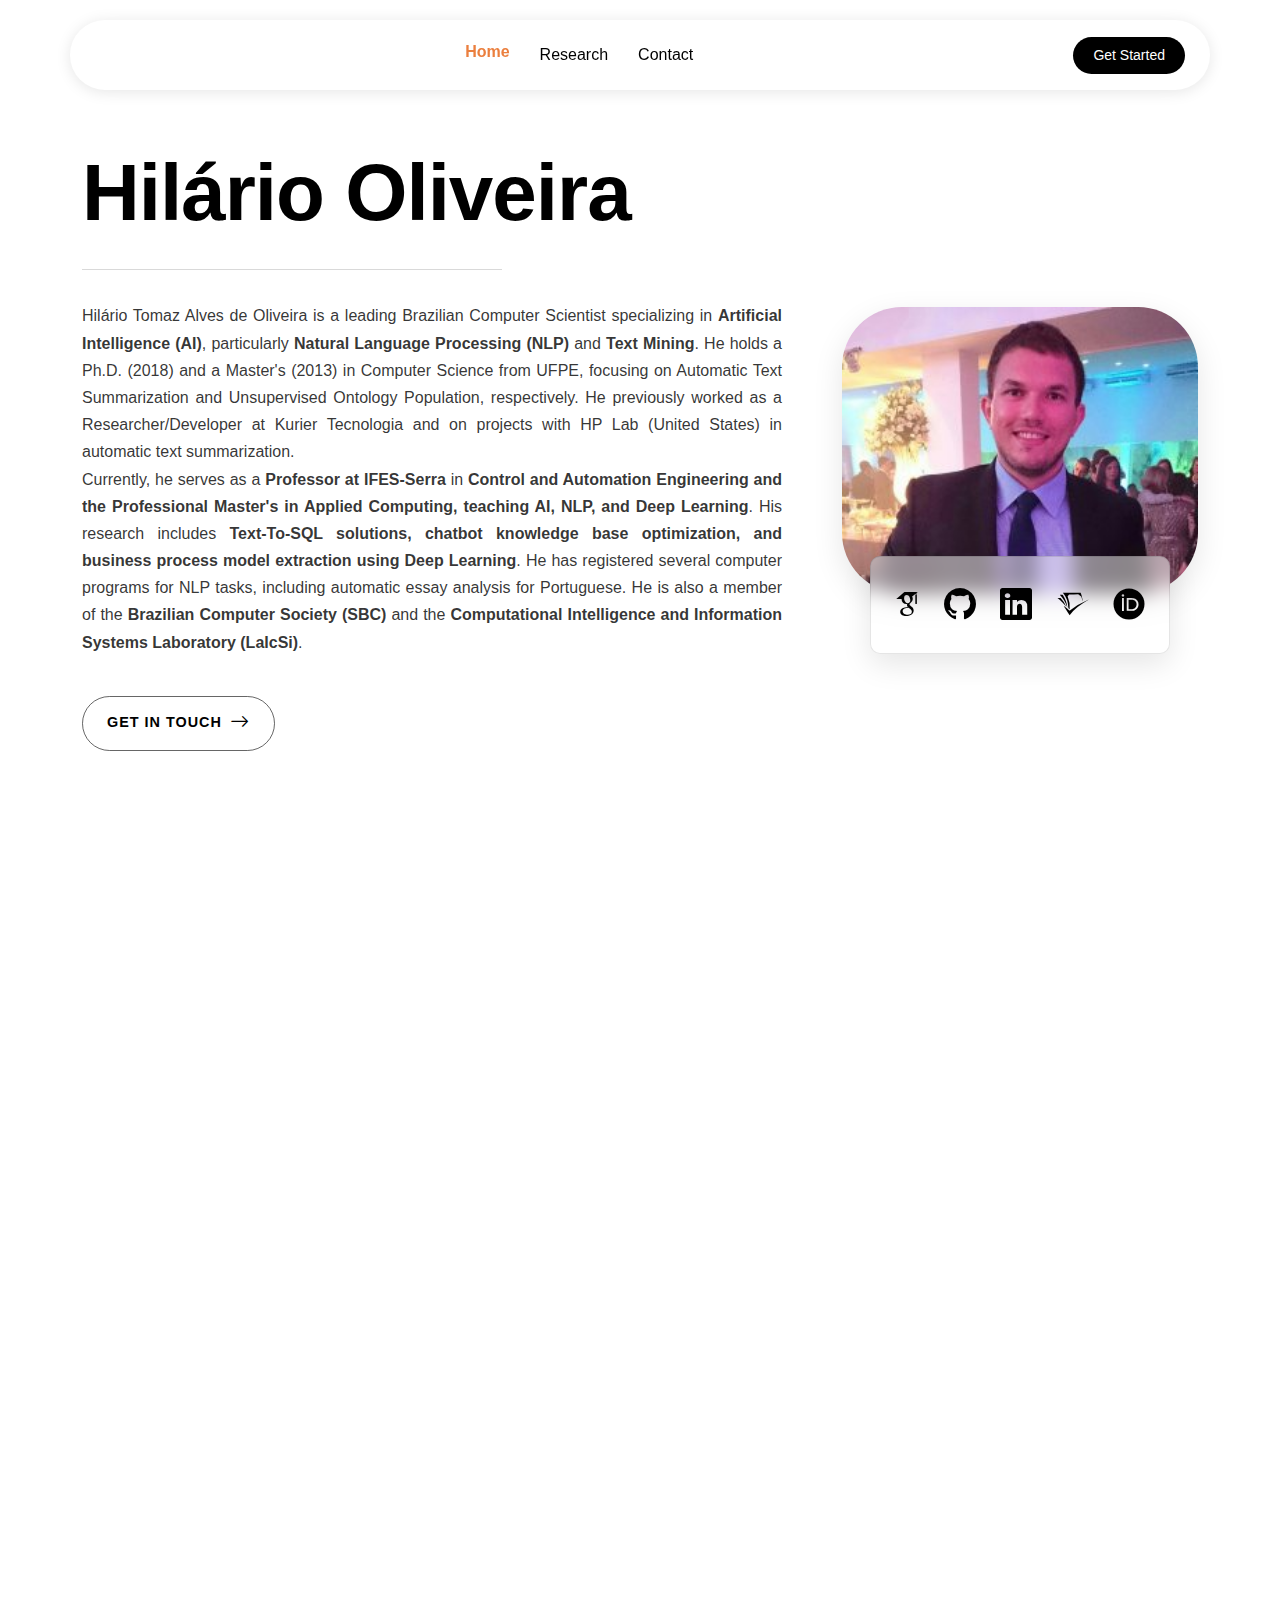
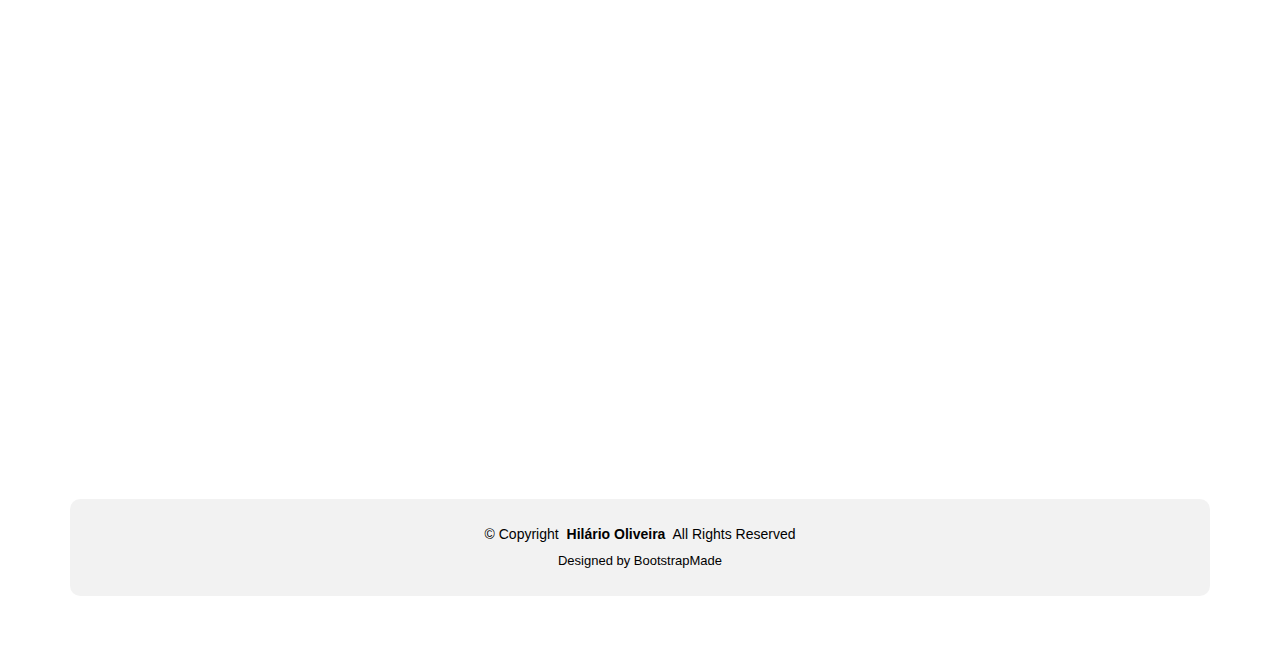
<file: shape.html>
<!DOCTYPE html>
<html lang="en">

<head>
  <meta charset="utf-8">
  <meta content="width=device-width, initial-scale=1.0" name="viewport">
  <title>Hilário Oliveira</title>
  <meta name="description" content="">
  <meta name="keywords" content="">

  <!-- Favicons -->
  <link href="assets/img/favicon.png" rel="icon">
  <link href="assets/img/apple-touch-icon.png" rel="apple-touch-icon">

  <!-- Fonts -->
  <link href="https://fonts.googleapis.com" rel="preconnect">
  <link href="https://fonts.gstatic.com" rel="preconnect" crossorigin>
  <link href="https://fonts.googleapis.com/css?family=Google+Sans|Noto+Sans|Castoro" rel="stylesheet">

  <!-- Vendor CSS Files -->
  <link href="assets/vendor/bootstrap/css/bootstrap.min.css" rel="stylesheet">
  <link href="assets/vendor/bootstrap-icons/bootstrap-icons.css" rel="stylesheet">
  <link href="assets/vendor/aos/aos.css" rel="stylesheet">
  <link href="assets/vendor/swiper/swiper-bundle.min.css" rel="stylesheet">
  <link href="assets/vendor/glightbox/css/glightbox.min.css" rel="stylesheet">
  <link href="assets/vendor/academicons/css/academicons.min.css" rel="stylesheet">

  <!-- Main CSS File -->
  <link href="assets/css/main.css" rel="stylesheet">

  <!-- =======================================================
  * Template Name: Strategy
  * Template URL: https://bootstrapmade.com/strategy-bootstrap-agency-template/
  * Updated: May 09 2025 with Bootstrap v5.3.6
  * Author: BootstrapMade.com
  * License: https://bootstrapmade.com/license/
  ======================================================== -->
</head>

<body class="index-page">

  <header id="header" class="header d-flex align-items-center fixed-top">
    <div class="header-container container-fluid container-xl position-relative d-flex align-items-center justify-content-between">

      <a href="index.html" class="logo d-flex align-items-center me-auto me-xl-0">
      </a>

      <nav id="navmenu" class="navmenu">
        <ul>
          <li><a href="#hero" class="active">Home</a></li>
          <li><a href="#portfolio">Research</a></li>
          <li><a href="#contact">Contact</a></li>
        </ul>
        <i class="mobile-nav-toggle d-xl-none bi bi-list"></i>
      </nav>

      <a class="btn-getstarted" href="#portfolio">Get Started</a>

    </div>
  </header>

  <main class="main">

    <!-- Hero Section -->
    <section id="hero" class="hero section">
      <div class="container">
        <div class="row">
          <div class="col-lg-8 content-col" data-aos="fade-up">
            <div class="content">
              <div>
                <!-- <h5>Greetings!</h5> -->
              </div>

              <div class="main-heading">
                <h1>Hilário Oliveira</h1>
              </div>

              <div class="divider"></div>

              <div class="description" style="text-align: justify;">
                <p>
                  Hilário Tomaz Alves de Oliveira is a leading Brazilian Computer Scientist specializing in <b>Artificial Intelligence (AI)</b>, particularly <b>Natural Language Processing (NLP)</b> and <b>Text Mining</b>. He holds a Ph.D. (2018) and a Master's (2013) in Computer Science from UFPE, focusing on Automatic Text Summarization and Unsupervised Ontology Population, respectively. He previously worked as a Researcher/Developer at Kurier Tecnologia and on projects with HP Lab (United States) in automatic text summarization.
                </p>
                <p>
                  Currently, he serves as a <b>Professor at IFES-Serra</b> in <b>Control and Automation Engineering and the Professional Master's in Applied Computing, teaching AI, NLP, and Deep Learning</b>. His research includes <b>Text-To-SQL solutions, chatbot knowledge base optimization, and business process model extraction using Deep Learning</b>. He has registered several computer programs for NLP tasks, including automatic essay analysis for Portuguese. He is also a member of the <b>Brazilian Computer Society (SBC)</b> and the <b>Computational Intelligence and Information Systems Laboratory (LaIcSi)</b>.
                </p>
              </div>

              <div class="cta-button">
                <a href="#contact" class="btn">
                  <span>GET IN TOUCH</span>
                  <i class="bi bi-arrow-right"></i>
                </a>
              </div>
            </div>
          </div>

          <div class="col-lg-4" data-aos="zoom-out">
            <div class="visual-content">
              <div class="fluid-shape">
                <img src="assets/img/profile/profile.png" alt="Abstract Fluid Shape" class="fluid-img">
              </div>
              <div class="stats-card">
                <a href="https://scholar.google.com/citations?user=Xp4tZ0cAAAAJ" target="_blank"><i class="ai ai-google-scholar big-icon zoom"></i></a>
                <a href="https://github.com/hilariooliveira" target="_blank"><i class="bi bi-github"></i></a>
                <a href="https://www.linkedin.com/in/hil%C3%A1rio-tomaz-b18b8b167" target="_blank"><i class="bi bi-linkedin"></i></a>
                <a href="https://www.semanticscholar.org/author/Hil%C3%A1rio-Tomaz-Alves-de-Oliveira/2334591919" target="_blank"><i class="ai ai-semantic-scholar"></i></a>
                <a href="https://orcid.org/0000-0003-0643-7206" target="_blank"><i class="ai ai-orcid"></i></a>
              </div>
            </div>
          </div>
        </div>
      </div>
    </section><!-- /Hero Section -->

    <!-- Portfolio Section -->
    <section id="portfolio" class="portfolio section">
      <!-- Section Title -->
      <div class="container section-title" data-aos="fade-up">
        <h2>This is</h2>
        <div><span>Research</span> <span class="description-title">Papers</span></div>
      </div><!-- End Section Title -->

      <div class="container" data-aos="fade-up" data-aos-delay="100">

        <div class="isotope-layout" data-default-filter="*" data-layout="masonry" data-sort="original-order">

          <ul class="portfolio-filters isotope-filters" data-aos="fade-up" data-aos-delay="200">
            <li data-filter="*" class="filter-active">All Papers</li>
            <li data-filter=".filter-2025">2025</li>
            <li data-filter=".filter-2024">2024</li>
            <li data-filter=".filter-2023">2023</li>
            <li data-filter=".filter-2022">2022</li>
            <li data-filter=".filter-2021">2021</li>
          </ul>

          <div class="row gy-4 isotope-container" data-aos="fade-up" data-aos-delay="300">
            <div class="col-lg-12 isotope-item filter-2024">
              <div class="team-member d-flex">
                <div class="member-img">
                  <img src="assets/img/person/person-m-7.webp" class="img-fluid" alt="">
                </div>
                <div class="member-info flex-grow-1">
                  <h4>A benchmark dataset of narrative student essays with multi-competency grades for automatic essay scoring in Brazilian Portuguese</h4>
                  <span>H Oliveira, RF Mello, P Miranda, H Batista, MW da Silva Filho, T Cordeiro, ...</span>
                  <p>Data in Brief 60, 111526, 2025</p>
                  <div class="social">
                    <a href="https://scholar.google.com/citations?view_op=view_citation&hl=en&user=Xp4tZ0cAAAAJ&pagesize=57&citation_for_view=Xp4tZ0cAAAAJ:4MWp96NkSFoC" target="_blank"><i class="ai ai-google-scholar"></i></a>
                    <a href="https://www.sciencedirect.com/science/article/pii/S2352340925002586" target="_blank"><i class="ai ai-elsevier"></i></a>
                    <a href="https://github.com/hilariooliveira/benchmark_text_summarization" target="_blank"><i class="bi bi-github"></i></a>
                  </div>
                </div>
              </div>
            </div>

            <div class="col-lg-12 isotope-item filter-2023">
              <div class="team-member d-flex">
                <div class="member-img">
                  <img src="assets/img/person/person-m-6.webp" class="img-fluid" alt="">
                </div>
                <div class="member-info flex-grow-1">
                  <h4>Data-Driven Analysis for Improving Educational Policies: A Case in Brazil’s Textbook Program</h4>
                  <span>A Ara\u00fajo, R Ara\u00fajo, L Cabral, L Silva, H Tomaz, E Martins, D Dermeval, ...</span>
                  <p>Conference on Digital Government Research 1, 2025</p>
                  <div class="social">
                    <a href="https://scholar.google.com/citations?view_op=view_citation&hl=en&user=Xp4tZ0cAAAAJ&pagesize=57&citation_for_view=Xp4tZ0cAAAAJ:p__nRnzSRKYC" target="_blank"><i class="ai ai-google-scholar"></i></a>
                    <a href="https://proceedings.open.tudelft.nl/DGO2025/article/view/1023" target="_blank"><i class="ai ai-acm"></i></a>
                    <a href="https://arxiv.org/pdf/2503.12329" target="_blank"><i class="ai ai-arxiv"></i></a>
                  </div>
                </div>
              </div>
            </div>

          </div><!-- End Portfolio Container -->

        </div>

      </div>

    </section><!-- /Portfolio Section -->

    <!-- Contact Section -->
    <section id="contact" class="contact section">

      <!-- Section Title -->
      <div class="container section-title" data-aos="fade-up">
        <h2>Contact</h2>
        <div><span>Let's</span> <span class="description-title">Connect</span></div>
      </div><!-- End Section Title -->

      <div class="container" data-aos="fade-up" data-aos-delay="100">

        <!-- Contact Info Boxes -->
        <div class="row gy-4 mb-5">
          <div class="col-lg-4" data-aos="fade-up" data-aos-delay="100">
            <div class="contact-info-box">
              <div class="icon-box">
                <i class="bi bi-geo-alt"></i>
              </div>
              <div class="info-content">
                <h4>Our Address</h4>
                <p>1842 Maple Avenue, Portland, Oregon 97204</p>
              </div>
            </div>
          </div>

          <div class="col-lg-4" data-aos="fade-up" data-aos-delay="200">
            <div class="contact-info-box">
              <div class="icon-box">
                <i class="bi bi-envelope"></i>
              </div>
              <div class="info-content">
                <h4>Email Address</h4>
                <p>info@example.com</p>
                <p>contact@example.com</p>
              </div>
            </div>
          </div>

          <div class="col-lg-4" data-aos="fade-up" data-aos-delay="300">
            <div class="contact-info-box">
              <div class="icon-box">
                <i class="bi bi-headset"></i>
              </div>
              <div class="info-content">
                <h4>Hours of Operation</h4>
                <p>Sunday-Fri: 9 AM - 6 PM</p>
                <p>Saturday: 9 AM - 4 PM</p>
              </div>
            </div>
          </div>
        </div>

      </div>

  </main>

  <footer id="footer" class="footer">

    <div class="container copyright text-center mt-4">
      <p>© <span>Copyright</span> <strong class="px-1 sitename">Hilário Oliveira</strong> <span>All Rights Reserved</span></p>
      <div class="credits">
        <!-- All the links in the footer should remain intact. -->
        <!-- You can delete the links only if you've purchased the pro version. -->
        <!-- Licensing information: https://bootstrapmade.com/license/ -->
        <!-- Purchase the pro version with working PHP/AJAX contact form: [buy-url] -->
        Designed by <a href="https://bootstrapmade.com/">BootstrapMade</a>
      </div>
    </div>

  </footer>

  <!-- Scroll Top -->
  <a href="#" id="scroll-top" class="scroll-top d-flex align-items-center justify-content-center"><i class="bi bi-arrow-up-short"></i></a>

  <!-- Preloader -->
  <div id="preloader"></div>

  <!-- Vendor JS Files -->
  <script src="assets/vendor/bootstrap/js/bootstrap.bundle.min.js"></script>
  <script src="assets/vendor/php-email-form/validate.js"></script>
  <script src="assets/vendor/aos/aos.js"></script>
  <script src="assets/vendor/swiper/swiper-bundle.min.js"></script>
  <script src="assets/vendor/glightbox/js/glightbox.min.js"></script>
  <script src="assets/vendor/imagesloaded/imagesloaded.pkgd.min.js"></script>
  <script src="assets/vendor/isotope-layout/isotope.pkgd.min.js"></script>

  <!-- Main JS File -->
  <script src="assets/js/main.js"></script>

</body>

</html>
</file>
<file: assets/vendor/academicons/css/academicons.min.css>
@font-face {font-family: 'Academicons';font-style: normal;font-weight: 400;font-display: block;src:url('../fonts/academicons.eot');src:url('../fonts/academicons.eot') format('embedded-opentype'), url('../fonts/academicons.ttf') format('truetype'), url('../fonts/academicons.woff') format('woff'), url('../fonts/academicons.svg') format('svg');}.ai {font-family: 'Academicons';font-weight: 400;-moz-osx-font-smoothing: grayscale;-webkit-font-smoothing: antialiased;display: inline-block;font-style: normal;font-variant: normal;text-rendering: auto;line-height: 1;}.ai-academia:before {content: "\e9af";}.ai-academia-square:before {content: "\e93d";}.ai-acclaim:before {content: "\e92e";}.ai-acclaim-square:before {content: "\e93a";}.ai-acm:before {content: "\e93c";}.ai-acm-square:before {content: "\e95d";}.ai-acmdl:before {content: "\e96a";}.ai-acmdl-square:before {content: "\e9d3";}.ai-ads:before {content: "\e9cb";}.ai-ads-square:before {content: "\e94a";}.ai-africarxiv:before {content: "\e91b";}.ai-africarxiv-square:before {content: "\e90b";}.ai-archive:before {content: "\e955";}.ai-archive-square:before {content: "\e956";}.ai-arxiv:before {content: "\e974";}.ai-arxiv-square:before {content: "\e9a6";}.ai-biorxiv:before {content: "\e9a2";}.ai-biorxiv-square:before {content: "\e98b";}.ai-ceur:before {content: "\e96d";}.ai-ceur-square:before {content: "\e92f";}.ai-ciencia-vitae:before {content: "\e912";}.ai-ciencia-vitae-square:before {content: "\e913";}.ai-clarivate:before {content: "\e924";}.ai-clarivate-square:before {content: "\e925";}.ai-closed-access:before {content: "\e942";}.ai-closed-access-square:before {content: "\e943";}.ai-conversation:before {content: "\e94c";}.ai-conversation-square:before {content: "\e915";}.ai-coursera:before {content: "\e95f";}.ai-coursera-square:before {content: "\e97f";}.ai-crossref:before {content: "\e918";}.ai-crossref-square:before {content: "\e919";}.ai-cv:before {content: "\e9a5";}.ai-cv-square:before {content: "\e90a";}.ai-datacite:before {content: "\e91c";}.ai-datacite-square:before {content: "\e91d";}.ai-dataverse:before {content: "\e9f7";}.ai-dataverse-square:before {content: "\e9e4";}.ai-dblp:before {content: "\e94f";}.ai-dblp-square:before {content: "\e93f";}.ai-depsy:before {content: "\e97a";}.ai-depsy-square:before {content: "\e94b";}.ai-doi:before {content: "\e97e";}.ai-doi-square:before {content: "\e98f";}.ai-dryad:before {content: "\e97c";}.ai-dryad-square:before {content: "\e98c";}.ai-elsevier:before {content: "\e961";}.ai-elsevier-square:before {content: "\e910";}.ai-figshare:before {content: "\e981";}.ai-figshare-square:before {content: "\e9e7";}.ai-google-scholar:before {content: "\e9d4";}.ai-google-scholar-square:before {content: "\e9f9";}.ai-hal:before {content: "\e92c";}.ai-hal-square:before {content: "\e92d";}.ai-hypothesis:before {content: "\e95a";}.ai-hypothesis-square:before {content: "\e95b";}.ai-ideas-repec:before {content: "\e9ed";}.ai-ideas-repec-square:before {content: "\e9f8";}.ai-ieee:before {content: "\e929";}.ai-ieee-square:before {content: "\e9b9";}.ai-impactstory:before {content: "\e9cf";}.ai-impactstory-square:before {content: "\e9aa";}.ai-inaturalist:before {content: "\e900";}.ai-inaturalist-square:before {content: "\e901";}.ai-inpn:before {content: "\e902";}.ai-inpn-square:before {content: "\e903";}.ai-inspire:before {content: "\e9e9";}.ai-inspire-square:before {content: "\e9fe";}.ai-isidore:before {content: "\e936";}.ai-isidore-square:before {content: "\e954";}.ai-isni:before {content: "\e957";}.ai-isni-square:before {content: "\e958";}.ai-jstor:before {content: "\e938";}.ai-jstor-square:before {content: "\e944";}.ai-lattes:before {content: "\e9b3";}.ai-lattes-square:before {content: "\e99c";}.ai-mathoverflow:before {content: "\e9f6";}.ai-mathoverflow-square:before {content: "\e97b";}.ai-mendeley:before {content: "\e9f0";}.ai-mendeley-square:before {content: "\e9f3";}.ai-moodle:before {content: "\e907";}.ai-moodle-square:before {content: "\e908";}.ai-mtmt:before {content: "\e950";}.ai-mtmt-square:before {content: "\e951";}.ai-nakala:before {content: "\e940";}.ai-nakala-square:before {content: "\e941";}.ai-obp:before {content: "\e92a";}.ai-obp-square:before {content: "\e92b";}.ai-open-access:before {content: "\e939";}.ai-open-access-square:before {content: "\e9f4";}.ai-open-data:before {content: "\e966";}.ai-open-data-square:before {content: "\e967";}.ai-open-materials:before {content: "\e968";}.ai-open-materials-square:before {content: "\e969";}.ai-openedition:before {content: "\e946";}.ai-openedition-square:before {content: "\e947";}.ai-orcid:before {content: "\e9d9";}.ai-orcid-square:before {content: "\e9c3";}.ai-osf:before {content: "\e9ef";}.ai-osf-square:before {content: "\e931";}.ai-overleaf:before {content: "\e914";}.ai-overleaf-square:before {content: "\e98d";}.ai-philpapers:before {content: "\e98a";}.ai-philpapers-square:before {content: "\e96f";}.ai-piazza:before {content: "\e99a";}.ai-piazza-square:before {content: "\e90c";}.ai-preregistered:before {content: "\e906";}.ai-preregistered-square:before {content: "\e96b";}.ai-protocols:before {content: "\e952";}.ai-protocols-square:before {content: "\e953";}.ai-psyarxiv:before {content: "\e90e";}.ai-psyarxiv-square:before {content: "\e90f";}.ai-publons:before {content: "\e937";}.ai-publons-square:before {content: "\e94e";}.ai-pubmed:before {content: "\e99f";}.ai-pubmed-square:before {content: "\e97d";}.ai-pubpeer:before {content: "\e922";}.ai-pubpeer-square:before {content: "\e923";}.ai-researcherid:before {content: "\e91a";}.ai-researcherid-square:before {content: "\e95c";}.ai-researchgate:before {content: "\e95e";}.ai-researchgate-square:before {content: "\e99e";}.ai-ror:before {content: "\e948";}.ai-ror-square:before {content: "\e949";}.ai-sci-hub:before {content: "\e959";}.ai-sci-hub-square:before {content: "\e905";}.ai-scirate:before {content: "\e98e";}.ai-scirate-square:before {content: "\e99d";}.ai-scopus:before {content: "\e91e";}.ai-scopus-square:before {content: "\e91f";}.ai-semantic-scholar:before {content: "\e96e";}.ai-semantic-scholar-square:before {content: "\e96c";}.ai-springer:before {content: "\e928";}.ai-springer-square:before {content: "\e99b";}.ai-ssrn:before {content: "\e916";}.ai-ssrn-square:before {content: "\e917";}.ai-stackoverflow:before {content: "\e920";}.ai-stackoverflow-square:before {content: "\e921";}.ai-viaf:before {content: "\e933";}.ai-viaf-square:before {content: "\e934";}.ai-wiley:before {content: "\e926";}.ai-wiley-square:before {content: "\e927";}.ai-zenodo:before {content: "\e911";}.ai-zotero:before {content: "\e962";}.ai-zotero-square:before {content: "\e932";}.ai-lg {font-size: 1.33333em;line-height: 0.75em;vertical-align: -.0667em;}.ai-xs {font-size: .75em;}.ai-sm {font-size: .875em;}.ai-1x {font-size: 1em;}.ai-2x {font-size: 2em;}.ai-3x {font-size: 3em;}.ai-4x {font-size: 4em;}.ai-5x {font-size: 5em;}.ai-6x {font-size: 6em;}.ai-7x {font-size: 7em;}.ai-8x {font-size: 8em;}.ai-9x {font-size: 9em;}.ai-10x {font-size: 10em;}.ai-fw {text-align: center;width: 1.25em;}.ai-ul {list-style-type: none;margin-left: 2.5em;padding-left: 0;}.ai-ul > li {position: relative;}.ai-li {left: -2em;position: absolute;text-align: center;width: 2em;line-height: inherit;}.ai-border {border: solid 0.08em #eee;border-radius: .1em;padding: .2em .25em .15em;}.ai-pull-left {float: left;}.ai-pull-right {float: right;}.ai.ai-pull-left {margin-right: .3em;}.ai.ai-pull-right {margin-right: .3em;}.ai-stack {display: inline-block;height: 2em;line-height: 2em;position: relative;vertical-align: middle;width: 2.5em;}.ai-stack-1x, .ai-stack-2x {left: 0;position: absolute;text-align: center;width: 100%;}.ai-stack-1x {line-height: inherit;}.ai-stack-2x {font-size: 2em;}.ai-inverse {color: #fff;}
</file>
<file: assets/css/main.css>
/**
* Template Name: Strategy
* Template URL: https://bootstrapmade.com/strategy-bootstrap-agency-template/
* Updated: May 09 2025 with Bootstrap v5.3.6
* Author: BootstrapMade.com
* License: https://bootstrapmade.com/license/
*/

/*--------------------------------------------------------------
# Font & Color Variables
# Help: https://bootstrapmade.com/color-system/
--------------------------------------------------------------*/
/* Fonts */
:root {
  --default-font: "Google Sans",  sans-serif;
  --heading-font: "Google Sans",  sans-serif;
  --nav-font: "Google Sans",  sans-serif;
}

/* Global Colors - The following color variables are used throughout the website. Updating them here will change the color scheme of the entire website */
:root { 
  --background-color: #ffffff;
  --default-color: rgba(0, 0, 0, 1);
  --heading-color: #000000;
  --accent-color: #000000;
  --surface-color: #ffffff;
  --contrast-color: #ffffff;
}

/*
:root { 
  --background-color: #031119; /* Background color for the entire website, including individual sections
  --default-color: rgba(255, 255, 255, 0.8); /* Default color used for the majority of the text content across the entire website
  --heading-color: #e0e9f2; /* Color for headings, subheadings and title throughout the website
  --accent-color: #e3a127; /* Accent color that represents your brand on the website. It's used for buttons, links, and other elements that need to stand out
  --surface-color: #1b262c; /* The surface color is used as a background of boxed elements within sections, such as cards, icon boxes, or other elements that require a visual separation from the global background.
  --contrast-color: #ffffff; /* Contrast color for text, ensuring readability against backgrounds of accent, heading, or default colors.
}*/

/* Nav Menu Colors - The following color variables are used specifically for the navigation menu. They are separate from the global colors to allow for more customization options */
:root {
  --nav-color: #000000;
  --nav-hover-color: #eb7f3e; /*#3c78d8;*/
  --nav-mobile-background-color: #ffffff;
  --nav-dropdown-background-color: #29343a;
  --nav-dropdown-color: rgba(255, 255, 255, 0.8);
  --nav-dropdown-hover-color: #e3a127;
}

/*:root {
  --nav-color: rgba(255, 255, 255, 0.8);  /* The default color of the main navmenu links
  --nav-hover-color: #e3a127; /* Applied to main navmenu links when they are hovered over or active
  --nav-mobile-background-color: #29343a; /* Used as the background color for mobile navigation menu
  --nav-dropdown-background-color: #29343a; /* Used as the background color for dropdown items that appear when hovering over primary navigation items
  --nav-dropdown-color: rgba(255, 255, 255, 0.8); /* Used for navigation links of the dropdown items in the navigation menu.
  --nav-dropdown-hover-color: #e3a127; /* Similar to --nav-hover-color, this color is applied to dropdown navigation links when they are hovered over.
}*/

/* Color Presets - These classes override global colors when applied to any section or element, providing reuse of the sam color scheme. */

.light-background {
  --background-color: #0d1d26;
  --surface-color: #16262f;
}

/*.dark-background {
  --background-color: #060606;
  --default-color: #ffffff;
  --heading-color: #ffffff;
  --surface-color: #252525;
  --contrast-color: #ffffff;
}*/

.dark-background {
  --background-color: #cccccc;
  --default-color: #000000;
  --heading-color: #000000;
  --surface-color: #cccccc;
  --contrast-color: #cccccc;
}


/* Smooth scroll */
:root {
  scroll-behavior: smooth;
}

/*--------------------------------------------------------------
# General Styling & Shared Classes
--------------------------------------------------------------*/
body {
  color: var(--default-color);
  background-color: var(--background-color);
  font-family: var(--default-font);
}

a {
  color: var(--accent-color);
  text-decoration: none;
  transition: 0.3s;
}

a:hover {
  color: color-mix(in srgb, var(--accent-color), transparent 25%);
  text-decoration: none;
}

h1,
h2,
h3,
h4,
h5,
h6 {
  color: var(--heading-color);
  font-family: var(--heading-font);
}

/* PHP Email Form Messages
------------------------------*/
.php-email-form .error-message {
  display: none;
  background: #df1529;
  color: #ffffff;
  text-align: left;
  padding: 15px;
  margin-bottom: 24px;
  font-weight: 600;
}

.php-email-form .sent-message {
  display: none;
  color: #ffffff;
  background: #059652;
  text-align: center;
  padding: 15px;
  margin-bottom: 24px;
  font-weight: 600;
}

.php-email-form .loading {
  display: none;
  background: var(--surface-color);
  text-align: center;
  padding: 15px;
  margin-bottom: 24px;
}

.php-email-form .loading:before {
  content: "";
  display: inline-block;
  border-radius: 50%;
  width: 24px;
  height: 24px;
  margin: 0 10px -6px 0;
  border: 3px solid var(--accent-color);
  border-top-color: var(--surface-color);
  animation: php-email-form-loading 1s linear infinite;
}

@keyframes php-email-form-loading {
  0% {
    transform: rotate(0deg);
  }

  100% {
    transform: rotate(360deg);
  }
}

/*--------------------------------------------------------------
# Global Header
--------------------------------------------------------------*/
.header {
  --background-color: rgba(255, 255, 255, 0);
  color: var(--default-color);
  background-color: var(--background-color);
  padding: 20px 0;
  transition: all 0.5s;
  z-index: 997;
}

.header .header-container {
  background: var(--surface-color);
  border-radius: 50px;
  padding: 5px 25px 5px 30px;
  box-shadow: 0px 2px 15px rgba(0, 0, 0, 0.1);
}

.header .logo {
  line-height: 1;
}

.header .logo img {
  max-height: 36px;
  margin-right: 8px;
}

.header .logo h1 {
  font-size: 20px;
  margin: 0;
  font-weight: 600;
  text-transform: uppercase;
  letter-spacing: 1.5px;
  color: var(--heading-color);
}

.header .btn-getstarted,
.header .btn-getstarted:focus {
  color: var(--contrast-color);
  background: var(--accent-color);
  font-size: 14px;
  padding: 8px 20px;
  margin: 0 0 0 30px;
  border-radius: 50px;
  transition: 0.3s;
}

.header .btn-getstarted:hover,
.header .btn-getstarted:focus:hover {
  color: var(--contrast-color);
  background: color-mix(in srgb, var(--accent-color), transparent 15%);
}

@media (max-width: 1200px) {
  .header {
    padding-top: 10px;
  }

  .header .header-container {
    margin-left: 10px;
    margin-right: 10px;
    padding: 10px 5px 10px 15px;
  }

  .header .logo {
    order: 1;
  }

  .header .btn-getstarted {
    order: 2;
    margin: 0 10px 0 0;
    padding: 6px 15px;
  }

  .header .navmenu {
    order: 3;
  }
}

/*--------------------------------------------------------------
# Navigation Menu
--------------------------------------------------------------*/
/* Navmenu - Desktop */
@media (min-width: 1200px) {
  .navmenu {
    padding: 0;
  }

  .navmenu ul {
    margin: 0;
    padding: 0;
    display: flex;
    list-style: none;
    align-items: center;
  }

  .navmenu li {
    position: relative;
  }

  .navmenu a,
  .navmenu a:focus {
    color: var(--nav-color);
    padding: 18px 15px;
    font-size: 16px;
    font-family: var(--nav-font);
    font-weight: 400;
    display: flex;
    align-items: center;
    justify-content: space-between;
    white-space: nowrap;
    transition: 0.3s;
  }

  .navmenu a i,
  .navmenu a:focus i {
    font-size: 12px;
    line-height: 0;
    margin-left: 5px;
    transition: 0.3s;
  }

  .navmenu li:last-child a {
    padding-right: 0;
  }

  .navmenu li:hover>a,
  .navmenu .active,
  .navmenu .active:focus {
    color: var(--nav-hover-color);
    transform: translateY(-3px);
    font-weight: 900;
  }

  .navmenu .dropdown ul {
    margin: 0;
    padding: 10px 0;
    background: var(--nav-dropdown-background-color);
    display: block;
    position: absolute;
    visibility: hidden;
    left: 14px;
    top: 130%;
    opacity: 0;
    transition: 0.3s;
    border-radius: 4px;
    z-index: 99;
    box-shadow: 0px 0px 30px rgba(0, 0, 0, 0.1);
  }

  .navmenu .dropdown ul li {
    min-width: 200px;
  }

  .navmenu .dropdown ul a {
    padding: 10px 20px;
    font-size: 15px;
    text-transform: none;
    color: var(--nav-dropdown-color);
  }

  .navmenu .dropdown ul a i {
    font-size: 12px;
  }

  .navmenu .dropdown ul a:hover,
  .navmenu .dropdown ul .active:hover,
  .navmenu .dropdown ul li:hover>a {
    color: var(--nav-dropdown-hover-color);
  }

  .navmenu .dropdown:hover>ul {
    opacity: 1;
    top: 100%;
    visibility: visible;
  }

  .navmenu .dropdown .dropdown ul {
    top: 0;
    left: -90%;
    visibility: hidden;
  }

  .navmenu .dropdown .dropdown:hover>ul {
    opacity: 1;
    top: 0;
    left: -100%;
    visibility: visible;
  }
}

/* Navmenu - Mobile */
@media (max-width: 1199px) {
  .mobile-nav-toggle {
    color: var(--nav-color);
    font-size: 28px;
    line-height: 0;
    margin-right: 10px;
    cursor: pointer;
    transition: color 0.3s;
  }

  .navmenu {
    padding: 0;
    z-index: 9997;
  }

  .navmenu ul {
    display: none;
    list-style: none;
    position: absolute;
    inset: 60px 20px 20px 20px;
    padding: 10px 0;
    margin: 0;
    border-radius: 6px;
    background-color: var(--nav-mobile-background-color);
    overflow-y: auto;
    transition: 0.3s;
    z-index: 9998;
    box-shadow: 0px 0px 30px rgba(0, 0, 0, 0.1);
  }

  .navmenu a,
  .navmenu a:focus {
    color: var(--nav-dropdown-color);
    padding: 10px 20px;
    font-family: var(--nav-font);
    font-size: 17px;
    font-weight: 500;
    display: flex;
    align-items: center;
    justify-content: space-between;
    white-space: nowrap;
    transition: 0.3s;
  }

  .navmenu a i,
  .navmenu a:focus i {
    font-size: 12px;
    line-height: 0;
    margin-left: 5px;
    width: 30px;
    height: 30px;
    display: flex;
    align-items: center;
    justify-content: center;
    border-radius: 50%;
    transition: 0.3s;
    background-color: color-mix(in srgb, var(--accent-color), transparent 90%);
  }

  .navmenu a i:hover,
  .navmenu a:focus i:hover {
    background-color: var(--accent-color);
    color: var(--contrast-color);
  }

  .navmenu a:hover,
  .navmenu .active,
  .navmenu .active:focus {
    color: var(--nav-dropdown-hover-color);
  }

  .navmenu .active i,
  .navmenu .active:focus i {
    background-color: var(--accent-color);
    color: var(--contrast-color);
    transform: rotate(180deg);
  }

  .navmenu .dropdown ul {
    position: static;
    display: none;
    z-index: 99;
    padding: 10px 0;
    margin: 10px 20px;
    background-color: var(--nav-dropdown-background-color);
    border: 1px solid color-mix(in srgb, var(--default-color), transparent 90%);
    box-shadow: none;
    transition: all 0.5s ease-in-out;
  }

  .navmenu .dropdown ul ul {
    background-color: rgba(33, 37, 41, 0.1);
  }

  .navmenu .dropdown>.dropdown-active {
    display: block;
    background-color: rgba(33, 37, 41, 0.03);
  }

  .mobile-nav-active {
    overflow: hidden;
  }

  .mobile-nav-active .mobile-nav-toggle {
    color: #fff;
    position: absolute;
    font-size: 32px;
    top: 15px;
    right: 15px;
    margin-right: 0;
    z-index: 9999;
  }

  .mobile-nav-active .navmenu {
    position: fixed;
    overflow: hidden;
    inset: 0;
    background: rgba(33, 37, 41, 0.8);
    transition: 0.3s;
  }

  .mobile-nav-active .navmenu>ul {
    display: block;
  }
}

/*--------------------------------------------------------------
# Global Footer
--------------------------------------------------------------*/
.footer {
  color: var(--default-color);
  background-color: var(--background-color);
  font-size: 14px;
  padding-bottom: 50px;
  position: relative;
}

.footer .footer-top {
  padding-top: 50px;
  border-top: 1px solid color-mix(in srgb, var(--default-color), transparent 90%);
}

.footer .footer-about .logo {
  line-height: 1;
  margin-bottom: 25px;
}

.footer .footer-about .logo img {
  max-height: 40px;
  margin-right: 6px;
}

.footer .footer-about .logo span {
  color: var(--heading-color);
  font-size: 30px;
  font-weight: 700;
  letter-spacing: 1px;
  font-family: var(--heading-font);
}

.footer .footer-about p {
  font-size: 14px;
  font-family: var(--heading-font);
}

.footer .social-links a {
  display: flex;
  align-items: center;
  justify-content: center;
  width: 40px;
  height: 40px;
  border-radius: 50%;
  border: 1px solid color-mix(in srgb, var(--default-color), transparent 50%);
  font-size: 16px;
  color: color-mix(in srgb, var(--default-color), transparent 50%);
  margin-right: 10px;
  transition: 0.3s;
}

.footer .social-links a:hover {
  color: var(--accent-color);
  border-color: var(--accent-color);
}

.footer h4 {
  font-size: 16px;
  font-weight: bold;
  position: relative;
  padding-bottom: 12px;
}

.footer .footer-links {
  margin-bottom: 30px;
}

.footer .footer-links ul {
  list-style: none;
  padding: 0;
  margin: 0;
}

.footer .footer-links ul i {
  padding-right: 2px;
  font-size: 12px;
  line-height: 0;
}

.footer .footer-links ul li {
  padding: 10px 0;
  display: flex;
  align-items: center;
}

.footer .footer-links ul li:first-child {
  padding-top: 0;
}

.footer .footer-links ul a {
  color: color-mix(in srgb, var(--default-color), transparent 20%);
  display: inline-block;
  line-height: 1;
}

.footer .footer-links ul a:hover {
  color: var(--accent-color);
}

.footer .footer-contact p {
  margin-bottom: 5px;
}

.footer .copyright {
  padding-top: 25px;
  padding-bottom: 25px;
  background-color: color-mix(in srgb, var(--default-color), transparent 95%);
  border-radius: 10px;
}

.footer .copyright p {
  margin-bottom: 0;
}

.footer .credits {
  margin-top: 6px;
  font-size: 13px;
}

/*--------------------------------------------------------------
# Preloader
--------------------------------------------------------------*/
#preloader {
  position: fixed;
  inset: 0;
  z-index: 999999;
  overflow: hidden;
  background: var(--background-color);
  transition: all 0.6s ease-out;
}

#preloader:before {
  content: "";
  position: fixed;
  top: calc(50% - 30px);
  left: calc(50% - 30px);
  border: 6px solid #ffffff;
  border-color: var(--accent-color) transparent var(--accent-color) transparent;
  border-radius: 50%;
  width: 60px;
  height: 60px;
  animation: animate-preloader 1.5s linear infinite;
}

@keyframes animate-preloader {
  0% {
    transform: rotate(0deg);
  }

  100% {
    transform: rotate(360deg);
  }
}

/*--------------------------------------------------------------
# Scroll Top Button
--------------------------------------------------------------*/
.scroll-top {
  position: fixed;
  visibility: hidden;
  opacity: 0;
  right: 15px;
  bottom: -15px;
  z-index: 99999;
  background-color: var(--accent-color);
  width: 44px;
  height: 44px;
  border-radius: 50px;
  transition: all 0.4s;
}

.scroll-top i {
  font-size: 24px;
  color: var(--contrast-color);
  line-height: 0;
}

.scroll-top:hover {
  background-color: color-mix(in srgb, var(--accent-color), transparent 20%);
  color: var(--contrast-color);
}

.scroll-top.active {
  visibility: visible;
  opacity: 1;
  bottom: 15px;
}

/*--------------------------------------------------------------
# Disable aos animation delay on mobile devices
--------------------------------------------------------------*/
@media screen and (max-width: 768px) {
  [data-aos-delay] {
    transition-delay: 0 !important;
  }
}

/*--------------------------------------------------------------
# Global Page Titles & Breadcrumbs
--------------------------------------------------------------*/
.page-title {
  color: var(--default-color);
  background-color: var(--background-color);
  background-size: cover;
  background-position: center;
  background-repeat: no-repeat;
  padding: 160px 0 80px 0;
  text-align: center;
  position: relative;
}

.page-title::after {
  content: "";
  position: absolute;
  top: 0;
  left: 0;
  right: 0;
  bottom: 0;
  background-image: repeating-linear-gradient(45deg, rgba(255, 255, 255, 0.02) 0px, rgba(255, 255, 255, 0.05) 1px, transparent 1px, transparent 10px);
  z-index: 1;
}

.page-title h1 {
  font-size: 42px;
  font-weight: 700;
  margin-bottom: 10px;
}

.page-title .breadcrumbs ol {
  display: flex;
  flex-wrap: wrap;
  list-style: none;
  justify-content: center;
  padding: 0;
  margin: 0;
  font-size: 16px;
  font-weight: 400;
}

.page-title .breadcrumbs ol li+li {
  padding-left: 10px;
}

.page-title .breadcrumbs ol li+li::before {
  content: "/";
  display: inline-block;
  padding-right: 10px;
  color: color-mix(in srgb, var(--default-color), transparent 50%);
}

/*--------------------------------------------------------------
# Global Sections
--------------------------------------------------------------*/
section,
.section {
  color: var(--default-color);
  background-color: var(--background-color);
  padding: 60px 0;
  scroll-margin-top: 90px;
  overflow: clip;
}

@media (max-width: 1199px) {

  section,
  .section {
    scroll-margin-top: 66px;
  }
}

/*--------------------------------------------------------------
# Global Section Titles
--------------------------------------------------------------*/
.section-title {
  padding-bottom: 60px;
  position: relative;
}

.section-title h2 {
  font-size: 14px;
  font-weight: 500;
  padding: 0;
  line-height: 1px;
  margin: 0;
  letter-spacing: 1.5px;
  text-transform: uppercase;
  color: color-mix(in srgb, var(--default-color), transparent 50%);
  position: relative;
}

.section-title h2::after {
  content: "";
  width: 120px;
  height: 1px;
  display: inline-block;
  background: var(--accent-color);
  margin: 4px 10px;
}

.section-title div {
  color: var(--heading-color);
  margin: 0;
  margin: 0;
  font-size: 28px;
  font-weight: 700;
  text-transform: uppercase;
  font-family: var(--heading-font);
}

/*--------------------------------------------------------------
# Hero Section
--------------------------------------------------------------*/
.hero {
  position: relative;
  min-height: 100vh;
  width: 100%;
  display: flex;
  align-items: center;
  overflow: hidden;
  padding: 100px 0;
}

.hero::after {
  content: "";
  position: absolute;
  top: 0;
  left: 0;
  right: 0;
  bottom: 0;
  background-image: repeating-linear-gradient(45deg, rgba(255, 255, 255, 0.02) 0px, rgba(255, 255, 255, 0.05) 1px, transparent 1px, transparent 10px);
  z-index: 1;
}

.hero .container,
.hero .container-fluid {
  position: relative;
  z-index: 2;
}

.hero .content-col {
  display: flex;
  flex-direction: column;
  justify-content: center;
  padding-right: 3rem;
}

@media (max-width: 991px) {
  .hero .content-col {
    padding-right: 15px;
    margin-bottom: 3rem;
  }
}

.hero .agency-name {
  margin-bottom: 1.5rem;
}

.hero .agency-name h5 {
  font-size: 1.25rem;
  font-weight: 600;
  letter-spacing: 1px;
  color: var(--contrast-color);
  margin: 0;
}

.hero .main-heading {
  margin-bottom: 2rem;
}

.hero .main-heading h1 {
  font-size: 5rem;
  font-weight: 800;
  line-height: 1.1;
  letter-spacing: -1px;
  margin: 0;
}

@media (max-width: 1200px) {
  .hero .main-heading h1 {
    font-size: 4rem;
  }
}

@media (max-width: 767px) {
  .hero .main-heading h1 {
    font-size: 3rem;
  }
}

@media (max-width: 480px) {
  .hero .main-heading h1 {
    font-size: 2.5rem;
  }
}

.hero .divider {
  width: 60%;
  height: 1px;
  background-color: color-mix(in srgb, var(--default-color), transparent 85%);
  margin-bottom: 2rem;
}

@media (max-width: 767px) {
  .hero .divider {
    width: 100%;
  }
}

.hero .description {
  margin-bottom: 2.5rem;
}

.hero .description p {
  font-size: 1rem;
  line-height: 1.7;
  color: color-mix(in srgb, var(--default-color), transparent 20%);
  margin: 0;
}

.hero .cta-button .btn {
  display: inline-flex;
  align-items: center;
  background-color: transparent;
  border: 1px solid color-mix(in srgb, var(--default-color), transparent 40%);
  color: var(--default-color);
  padding: 0.75rem 1.5rem;
  border-radius: 50px;
  font-size: 0.9rem;
  font-weight: 600;
  letter-spacing: 1px;
  transition: all 0.3s ease;
}

.hero .cta-button .btn span {
  margin-right: 0.5rem;
}

.hero .cta-button .btn i {
  font-size: 1.2rem;
  transition: transform 0.3s ease;
}

.hero .cta-button .btn:hover {
  background-color: var(--accent-color);
  border-color: var(--accent-color);
  color: var(--contrast-color);
}

.hero .cta-button .btn:hover i {
  transform: translateX(5px);
}

.hero .visual-content {
  position: relative;
  width: 100%;
  height: 100%;
  display: flex;
  align-items: center;
  justify-content: center;
}

@media (max-width: 991px) {
  .hero .visual-content {
    flex-direction: column;
  }
}

.hero .fluid-shape {
  position: relative;
  width: 100%;
  margin: 0 auto;
}

.hero .fluid-shape .fluid-img {
  width: 100%;
  height: auto;
  border-radius: 60px;
  box-shadow: 0 10px 30px rgba(0, 0, 0, 0.1);
  /*animation: float 6s ease-in-out infinite;*/
}

@keyframes float {
  0% {
    transform: translateY(0px);
  }

  50% {
    transform: translateY(-15px);
  }

  100% {
    transform: translateY(0px);
  }
}

.hero .stats-card {
  position: absolute;
  bottom: 16%;
  /*bottom: 10%;*/
  /*right: 5%;*/
  background-color: color-mix(in srgb, var(--surface-color), transparent 50%);
  backdrop-filter: blur(10px);
  border: 1px solid color-mix(in srgb, var(--default-color), transparent 90%);
  border-radius: 10px;
  padding: 1.5rem;
  width: 300px;
  display: flex;
  align-items: center;
  text-align: ceter;
  flex: 1;
  font-size: 2rem;
  justify-content: space-between;
  flex-direction: row;
  box-shadow: 0 10px 30px rgba(0, 0, 0, 0.1);
}

.hero .stats-card a:hover {
  transform: translateY(-5px);
  /*color: #3c78d8;*/
  /*box-shadow: 0 10px 25px rgba(0, 0, 0, 0.1);*/
}

@media (max-width: 991px) {
  .hero .stats-card {
    position: relative;
    bottom: auto;
    right: auto;
    margin-top: 2rem;
    width: 90%;
  }
}

.hero .stats-card .stats-number h2 {
  font-size: 3rem;
  font-weight: 700;
  margin: 0;
  line-height: 1;
}

.hero .stats-card .stats-label {
  margin-top: 0.5rem;
}

.hero .stats-card .stats-label p {
  font-size: 0.9rem;
  margin: 0;
}

.hero .stats-card .stats-arrow {
  position: absolute;
  top: 1.5rem;
  right: 1.5rem;
}

.hero .stats-card .stats-arrow a {
  display: flex;
  align-items: center;
  justify-content: center;
  width: 32px;
  height: 32px;
  background-color: var(--accent-color);
  border-radius: 50%;
  color: var(--contrast-color);
  font-size: 1rem;
  transition: all 0.3s ease;
}

.hero .stats-card .stats-arrow a:hover {
  transform: translateY(-3px);
  background-color: color-mix(in srgb, var(--accent-color), transparent 20%);
}

/*--------------------------------------------------------------
# About Section
--------------------------------------------------------------*/
.about {
  padding-top: 60px;
  padding-bottom: 60px;
}

.about .about-image {
  border-radius: 8px;
  overflow: hidden;
}

.about .about-image .experience-badge {
  position: absolute;
  bottom: 30px;
  right: -10px;
  background: color-mix(in srgb, var(--accent-color), transparent 70%); /*var(--accent-color);*/
  color: var(--contrast-color);
  padding: 1.5rem;
  border-radius: 8px;
  box-shadow: 0 10px 30px rgba(0, 0, 0, 0.1);
  text-align: center;
  min-width: 140px;
}

.about .about-image .experience-badge .years {
  font-size: 2.5rem;
  font-weight: 700;
  line-height: 1;
  display: block;
  margin-bottom: 5px;
}

.about .about-image .experience-badge .text {
  font-size: 0.9rem;
  text-transform: uppercase;
  letter-spacing: 1px;
}

@media (max-width: 768px) {
  .about .about-image .experience-badge {
    right: 0;
    bottom: 20px;
    padding: 1rem;
    min-width: 120px;
  }

  .about .about-image .experience-badge .years {
    font-size: 2rem;
  }
}

.about .about-content h2 {
  font-size: 2.2rem;
  margin-bottom: 1.25rem;
  font-weight: 700;
}

@media (max-width: 768px) {
  .about .about-content h2 {
    font-size: 1.8rem;
  }
}

.about .about-content .lead {
  font-size: 1.15rem;
  margin-bottom: 1.25rem;
  color: color-mix(in srgb, var(--heading-color), transparent 30%);
}

.about .about-content p {
  margin-bottom: 1rem;
}

.about .about-content .feature-item {
  padding: 1.25rem;
  background-color: var(--surface-color);
  border-radius: 8px;
  box-shadow: 0 5px 15px rgba(0, 0, 0, 0.05);
  height: 100%;
  transition: all 0.3s ease;
}

.about .about-content .feature-item:hover {
  transform: translateY(-5px);
  box-shadow: 0 10px 25px rgba(0, 0, 0, 0.1);
}

.about .about-content .feature-item i {
  font-size: 1.75rem;
  color: var(--accent-color);
  margin-bottom: 0.75rem;
  display: block;
}

.about .about-content .feature-item h5 {
  font-size: 1.15rem;
  margin-bottom: 0.75rem;
  font-weight: 600;
}

.about .about-content .feature-item p {
  font-size: 0.9rem;
  margin-bottom: 0;
}

.about .about-content .btn-primary {
  background-color: var(--accent-color);
  border-color: var(--accent-color);
  padding: 0.5rem 1.5rem;
  border-radius: 50px;
  font-weight: 500;
  color: var(--contrast-color);
}

.about .about-content .btn-primary:hover {
  background-color: color-mix(in srgb, var(--accent-color), black 10%);
  border-color: color-mix(in srgb, var(--accent-color), black 10%);
}

.about .testimonial-section {
  /*border-top: 1px solid rgba(0, 0, 0, 0.08);*/
}

.about .testimonial-section .testimonial-intro h3 {
  font-size: 1.75rem;
  margin-bottom: 1.25rem;
  font-weight: 700;
}

.about .testimonial-section .testimonial-intro p {
  margin-bottom: 1.5rem;
}

.about .testimonial-section .testimonial-intro .swiper-nav-buttons {
  display: flex;
  gap: 10px;
}

.about .testimonial-section .testimonial-intro .swiper-nav-buttons button {
  width: 44px;
  height: 44px;
  border-radius: 50%;
  background-color: var(--surface-color);
  border: 1px solid rgba(0, 0, 0, 0.08);
  display: flex;
  align-items: center;
  justify-content: center;
  cursor: pointer;
  transition: all 0.3s ease;
}

.about .testimonial-section .testimonial-intro .swiper-nav-buttons button:hover {
  background-color: var(--accent-color);
  border-color: var(--accent-color);
  color: var(--contrast-color);
}

.about .testimonial-section .testimonial-intro .swiper-nav-buttons button i {
  font-size: 1.25rem;
}

.about .testimonial-section .testimonial-slider {
  /*overflow: hidden;*/
  overflow: visible;
}

.about .testimonial-section .testimonial-slider .swiper-wrapper {
  height: auto !important;
}

.about .testimonial-section .testimonial-item {
  /*background-color: var(--surface-color);*/
  background-color: color-mix(in srgb, var(--surface-color), transparent 50%);
  backdrop-filter: blur(10px);
  border-radius: 20px;
  padding: 2rem;
  /*box-shadow: 0 5px 30px rgba(0, 0, 0, 0.05);*/
  box-shadow: 0 5px 30px rgba(0, 0, 0, 0.1);
  height: 100%;
}

.about .testimonial-section .testimonial-item .rating {
  color: #ffc107;
  font-size: 1rem;
}

.about .testimonial-section .testimonial-item p {
  /*font-style: italic;*/
  margin-bottom: 0;
  font-size: 1rem;
  line-height: 1.6;
}

.about .testimonial-section .testimonial-item .client-info .client-img {
  width: 50px;
  height: 50px;
  border-radius: 50%;
  margin-right: 15px;
  object-fit: cover;
}

.about .testimonial-section .testimonial-item .client-info h6 {
  font-weight: 600;
}

.about .testimonial-section .testimonial-item .client-info span {
  font-size: 0.85rem;
  color: color-mix(in srgb, var(--default-color), transparent 40%);
}

/*--------------------------------------------------------------
# Services Section
--------------------------------------------------------------*/
.services .service-header {
  margin-bottom: 60px;
}

.services .service-header .service-intro .service-heading {
  font-size: 48px;
  margin-bottom: 0;
  font-weight: 700;
  line-height: 1.2;
  color: var(--heading-color);
}

.services .service-header .service-intro .service-heading div {
  display: block;
  position: relative;
}

.services .service-header .service-intro .service-heading span {
  display: block;
  color: var(--accent-color);
}

@media (max-width: 992px) {
  .services .service-header .service-intro .service-heading {
    font-size: 36px;
  }
}

@media (max-width: 768px) {
  .services .service-header .service-intro .service-heading {
    font-size: 30px;
    margin-bottom: 20px;
  }
}

.services .service-header .service-summary p {
  margin-bottom: 25px;
  color: var(--default-color);
}

.services .service-header .service-summary .service-btn {
  display: inline-flex;
  align-items: center;
  padding: 12px 30px;
  background-color: var(--accent-color);
  color: var(--contrast-color);
  border-radius: 4px;
  font-weight: 500;
  transition: all 0.3s ease;
}

.services .service-header .service-summary .service-btn i {
  margin-left: 10px;
  transition: transform 0.3s ease;
}

.services .service-header .service-summary .service-btn:hover {
  background-color: color-mix(in srgb, var(--accent-color), transparent 15%);
  color: var(--contrast-color);
}

.services .service-header .service-summary .service-btn:hover i {
  transform: translateX(5px);
}

@media (max-width: 992px) {
  .services .service-header .service-summary {
    margin-top: 30px;
  }
}

.services .service-card {
  padding: 40px 40px 40px 40px;
  margin-bottom: 30px;
  border: 2px solid color-mix(in srgb, var(--default-color), transparent 90%);
  transition: all 0.3s ease;
}

.services .service-card .service-icon {
  margin-bottom: 25px;
  background-color: color-mix(in srgb, var(--accent-color), transparent 90%);
  display: inline-flex;
  align-items: center;
  justify-content: center;
  border-radius: 10px;
  width: 64px;
  height: 64px;
}

.services .service-card .service-icon i {
  font-size: 32px;
  color: var(--accent-color);
  transition: all 0.3s ease;
}

.services .service-card h3 {
  font-size: 28px;
  margin-bottom: 15px;
  font-weight: 700;
}

.services .service-card h3 a {
  color: var(--heading-color);
  transition: color 0.3s ease;
}

.services .service-card h3 a span {
  display: block;
}

.services .service-card h3 a:hover {
  color: var(--accent-color);
}

.services .service-card p {
  color: var(--default-color);
  transition: color 0.3s ease;
  margin-bottom: 0;
}

.services .service-card .card-action {
  position: absolute;
  top: 0;
  right: 0;
  width: 80px;
  height: 80px;
  display: flex;
  align-items: center;
  justify-content: center;
  background-color: var(--accent-color);
  opacity: 0;
  visibility: hidden;
  transform: translateY(20px);
  transition: all 0.3s ease;
}

.services .service-card .card-action i {
  font-size: 24px;
  color: var(--contrast-color);
  transition: transform 0.3s ease;
}

.services .service-card .card-action:hover i {
  transform: rotate(45deg);
}

.services .service-card::before {
  content: "";
  position: absolute;
  top: 0;
  left: 0;
  right: 0;
  bottom: 0;
  background-color: var(--surface-color);
  clip-path: polygon(70% 0, 100% 30%, 100% 100%, 0 100%, 0 0);
  z-index: -1;
  opacity: 0;
  visibility: hidden;
  transition: all 0.3s ease;
}

.services .service-card:hover {
  border-color: transparent;
}

.services .service-card:hover::before {
  opacity: 1;
  visibility: visible;
  background-color: var(--surface-color);
}

.services .service-card:hover h3 a {
  color: var(--accent-color);
}

.services .service-card:hover h3 a:hover {
  color: var(--accent-color);
}

.services .service-card:hover p {
  color: color-mix(in srgb, var(--default-color), transparent 20%);
}

.services .service-card:hover .card-action {
  opacity: 1;
  visibility: visible;
  transform: translateY(0);
}

.services .service-card:hover .service-icon i {
  transform: scale(1.1);
}

@media (max-width: 768px) {
  .services .service-card {
    padding: 150px 25px 25px;
  }

  .services .service-card h3 {
    font-size: 24px;
  }

  .services .service-card .service-icon {
    position: absolute;
    top: 40px;
    left: 25px;
  }
}

@media (max-width: 768px) {
  .services {
    padding: 70px 0 50px;
  }
}

/*--------------------------------------------------------------
# Steps Section
--------------------------------------------------------------*/
.steps .steps-wrapper {
  position: relative;
  padding: 20px 0;
}

.steps .steps-wrapper::before {
  content: "";
  position: absolute;
  width: 2px;
  background-color: color-mix(in srgb, var(--accent-color), transparent 85%);
  top: 0;
  bottom: 0;
  left: 50%;
  transform: translateX(-50%);
}

.steps .step-item {
  margin-bottom: 50px;
  width: 100%;
  position: relative;
}

.steps .step-item:last-child {
  margin-bottom: 0;
}

.steps .step-item:nth-child(even) .step-content {
  flex-direction: row-reverse;
}

.steps .step-content {
  display: flex;
  align-items: center;
  gap: 30px;
}

.steps .step-icon {
  flex-shrink: 0;
  width: 80px;
  height: 80px;
  background-color: var(--surface-color);
  border-radius: 50%;
  display: flex;
  align-items: center;
  justify-content: center;
  position: relative;
  z-index: 1;
  box-shadow: 0 0 20px rgba(0, 0, 0, 0.1);
  border: 2px solid color-mix(in srgb, var(--accent-color), transparent 85%);
  transition: all 0.3s ease-in-out;
}

.steps .step-icon i {
  font-size: 32px;
  color: var(--accent-color);
  transition: transform 0.3s ease-in-out;
}

.steps .step-info {
  flex: 1;
  background-color: var(--surface-color);
  padding: 30px;
  border-radius: 8px;
  box-shadow: 0 5px 25px rgba(0, 0, 0, 0.05);
  transition: transform 0.3s ease-in-out;
}

.steps .step-info:hover {
  transform: translateY(-5px);
}

.steps .step-number {
  display: inline-block;
  font-family: var(--heading-font);
  font-size: 0.9rem;
  font-weight: 600;
  color: var(--accent-color);
  text-transform: uppercase;
  letter-spacing: 1px;
  margin-bottom: 10px;
}

.steps h3 {
  font-size: 1.3rem;
  margin-bottom: 15px;
  font-weight: 600;
  color: var(--heading-color);
}

.steps p {
  color: color-mix(in srgb, var(--default-color), transparent 20%);
  font-size: 1rem;
  line-height: 1.6;
  margin-bottom: 0;
}

@media (max-width: 991px) {
  .steps .steps-wrapper::before {
    left: 25px;
  }

  .steps .step-item .step-content {
    flex-direction: row !important;
  }

  .steps .step-icon {
    width: 60px;
    height: 60px;
  }

  .steps .step-icon i {
    font-size: 24px;
  }

  .steps .step-info {
    padding: 20px;
  }

  .steps h3 {
    font-size: 1.3rem;
  }
}

@media (max-width: 767px) {
  .steps .step-content {
    gap: 20px;
  }

  .steps .step-icon {
    width: 50px;
    height: 50px;
  }

  .steps .step-icon i {
    font-size: 20px;
  }

  .steps .step-info {
    padding: 15px;
  }

  .steps h3 {
    font-size: 1.2rem;
  }

  .steps p {
    font-size: 0.95rem;
  }
}

/*--------------------------------------------------------------
# Call To Action Section
--------------------------------------------------------------*/
.call-to-action {
  padding-top: 80px;
  position: relative;
  background-color: color-mix(in srgb, var(--accent-color), transparent 97%);
  border-radius: 1rem;
  overflow: hidden;
  padding-bottom: 80px;
}

.call-to-action .badge {
  background-color: color-mix(in srgb, var(--accent-color), transparent 90%);
  color: var(--accent-color);
  padding: 0.5rem 1rem;
  font-size: 0.875rem;
  font-weight: 500;
  border-radius: 2rem;
}

.call-to-action h2 {
  font-size: clamp(1.75rem, 3vw, 2.5rem);
  font-weight: 700;
  line-height: 1.2;
  margin: 0;
}

.call-to-action p {
  font-size: 1.125rem;
  line-height: 1.6;
  opacity: 0.9;
}

.call-to-action .features .feature-item {
  display: flex;
  align-items: center;
  gap: 0.5rem;
  padding: 0.5rem 1rem;
  background-color: var(--surface-color);
  border-radius: 0.5rem;
  box-shadow: 0 2px 4px rgba(0, 0, 0, 0.05);
  transition: transform 0.3s ease;
}

.call-to-action .features .feature-item:hover {
  transform: translateY(-2px);
}

.call-to-action .features .feature-item i {
  color: var(--accent-color);
  font-size: 1.25rem;
}

.call-to-action .features .feature-item span {
  font-weight: 500;
}

.call-to-action .cta-buttons .btn {
  padding: 0.75rem 1.5rem;
  font-weight: 500;
  border-radius: 0.5rem;
  transition: all 0.3s ease;
}

.call-to-action .cta-buttons .btn.btn-primary {
  background-color: var(--accent-color);
  border-color: var(--accent-color);
  color: var(--contrast-color);
}

.call-to-action .cta-buttons .btn.btn-primary:hover {
  background-color: color-mix(in srgb, var(--accent-color), transparent 15%);
  border-color: color-mix(in srgb, var(--accent-color), transparent 15%);
  transform: translateY(-2px);
}

.call-to-action .cta-buttons .btn.btn-outline {
  border: 2px solid color-mix(in srgb, var(--accent-color), transparent 70%);
  color: var(--accent-color);
}

.call-to-action .cta-buttons .btn.btn-outline:hover {
  background-color: var(--accent-color);
  border-color: var(--accent-color);
  color: var(--contrast-color);
  transform: translateY(-2px);
}

.call-to-action .content-right {
  flex-shrink: 0;
  max-width: 100%;
  width: 450px;
}

.call-to-action .content-right img {
  width: 100%;
  height: auto;
  box-shadow: 0 10px 30px rgba(0, 0, 0, 0.1);
}

.call-to-action .content-right .floating-card {
  position: absolute;
  bottom: 2rem;
  right: -1rem;
  background: var(--surface-color);
  padding: 1rem;
  border-radius: 1rem;
  box-shadow: 0 10px 30px rgba(0, 0, 0, 0.1);
  display: flex;
  align-items: center;
  gap: 1rem;
  animation: float 3s ease-in-out infinite;
}

.call-to-action .content-right .floating-card .card-icon {
  width: 3rem;
  height: 3rem;
  background-color: color-mix(in srgb, var(--accent-color), transparent 90%);
  border-radius: 0.75rem;
  display: flex;
  align-items: center;
  justify-content: center;
}

.call-to-action .content-right .floating-card .card-icon i {
  color: var(--accent-color);
  font-size: 1.5rem;
}

.call-to-action .content-right .floating-card .card-content {
  display: flex;
  flex-direction: column;
}

.call-to-action .content-right .floating-card .card-content .stats-number {
  font-size: 1.25rem;
  font-weight: 700;
  color: var(--accent-color);
}

.call-to-action .content-right .floating-card .card-content .stats-text {
  font-size: 0.875rem;
  opacity: 0.8;
}

.call-to-action .decoration {
  position: absolute;
  inset: 0;
  pointer-events: none;
  overflow: hidden;
  z-index: 0;
}

.call-to-action .decoration .circle-1,
.call-to-action .decoration .circle-2 {
  position: absolute;
  border-radius: 50%;
  background-color: color-mix(in srgb, var(--accent-color), transparent 90%);
}

.call-to-action .decoration .circle-1 {
  width: 300px;
  height: 300px;
  top: -150px;
  right: -150px;
  opacity: 0.5;
}

.call-to-action .decoration .circle-2 {
  width: 200px;
  height: 200px;
  bottom: -100px;
  left: -100px;
  opacity: 0.3;
}

@media (max-width: 991.98px) {
  .call-to-action {
    padding: 2rem;
  }

  .call-to-action .content-right {
    width: 100%;
    margin-top: 2rem;
  }

  .call-to-action .content-right .floating-card {
    position: relative;
    bottom: auto;
    right: auto;
    margin-top: -3rem;
    margin-right: 1rem;
    z-index: 1;
  }
}

@keyframes float {

  0%,
  100% {
    transform: translateY(0);
  }

  50% {
    transform: translateY(-10px);
  }
}

/*--------------------------------------------------------------
# Testimonials Section
--------------------------------------------------------------*/
.testimonials .testimonials-slider {
  width: 100%;
  position: relative;
  padding-bottom: 60px;
}

.testimonials .swiper-wrapper {
  height: auto;
}

.testimonials .testimonial-item {
  background-color: var(--surface-color);
  padding: 40px;
  border-radius: 20px;
}

@media (max-width: 575px) {
  .testimonials .testimonial-item {
    padding: 20px;
  }
}

.testimonials .testimonial-item h2 {
  font-size: 24px;
  font-weight: 600;
  margin-bottom: 20px;
}

.testimonials .testimonial-item p {
  font-size: 16px;
  line-height: 1.8;
  margin-bottom: 30px;
  font-style: italic;
}

.testimonials .testimonial-item .profile {
  gap: 15px;
}

.testimonials .testimonial-item .profile .profile-img {
  width: 60px;
  height: 60px;
  border-radius: 50%;
  object-fit: cover;
}

.testimonials .testimonial-item .profile .profile-info h3 {
  font-size: 18px;
  margin: 0;
  font-weight: 600;
}

.testimonials .testimonial-item .profile .profile-info span {
  font-size: 14px;
  color: color-mix(in srgb, var(--default-color) 70%, transparent);
}

.testimonials .testimonial-item .featured-img-wrapper {
  min-height: 400px;
  position: relative;
  overflow: hidden;
  border-radius: 16px;
}

.testimonials .testimonial-item .featured-img {
  width: 100%;
  height: 100%;
  object-fit: cover;
  position: absolute;
  top: 0;
  left: 0;
}

.testimonials .swiper-navigation {
  position: absolute;
  bottom: 0;
  gap: 10px;
}

.testimonials .swiper-button-prev,
.testimonials .swiper-button-next {
  position: relative;
  left: auto;
  right: auto;
  top: auto;
  margin: 0;
  width: 44px;
  height: 44px;
  background-color: var(--surface-color);
  border-radius: 50%;
  border: 1px solid color-mix(in srgb, var(--default-color) 10%, transparent);
  transition: 0.3s;
}

.testimonials .swiper-button-prev::after,
.testimonials .swiper-button-next::after {
  font-size: 20px;
  color: var(--default-color);
}

.testimonials .swiper-button-prev:hover,
.testimonials .swiper-button-next:hover {
  background-color: var(--accent-color);
  border-color: var(--accent-color);
}

.testimonials .swiper-button-prev:hover::after,
.testimonials .swiper-button-next:hover::after {
  color: var(--contrast-color);
}

/*--------------------------------------------------------------
# Portfolio Section
--------------------------------------------------------------*/
.portfolio .portfolio-filters {
  display: flex;
  justify-content: center;
  flex-wrap: wrap;
  gap: 15px;
  padding: 0;
  margin: 0 0 40px;
  list-style: none;
}

.portfolio .portfolio-filters li {
  font-size: 15px;
  font-weight: 500;
  padding: 12px 25px;
  cursor: pointer;
  background: var(--surface-color);
  color: var(--default-color);
  border-radius: 30px;
  display: flex;
  align-items: center;
  gap: 8px;
  transition: all 0.3s ease;
}

.portfolio .portfolio-filters li i {
  font-size: 1.1em;
  transition: transform 0.3s ease;
}

.portfolio .portfolio-filters li:hover {
  color: var(--accent-color);
  transform: translateY(-2px);
  background: color-mix(in srgb, var(--accent-color), transparent 92%);
}

.portfolio .portfolio-filters li:hover i {
  transform: scale(1.1);
}

.portfolio .portfolio-filters li.filter-active {
  background: var(--accent-color);
  color: var(--contrast-color);
}

@media (max-width: 768px) {
  .portfolio .portfolio-filters {
    gap: 10px;
  }

  .portfolio .portfolio-filters li {
    padding: 8px 20px;
    font-size: 14px;
  }
}

.portfolio .portfolio-entry {
  position: relative;
  border-radius: 16px;
  overflow: hidden;
  background: var(--surface-color);
  box-shadow: 0 4px 30px rgba(0, 0, 0, 0.05);
}

.portfolio .portfolio-entry .entry-image {
  position: relative;
  margin: 0;
  overflow: hidden;
  aspect-ratio: 16/9;
}

.portfolio .portfolio-entry .entry-image img {
  width: 100%;
  height: 100%;
  object-fit: cover;
  transition: transform 0.6s cubic-bezier(0.4, 0, 0.2, 1);
}

.portfolio .portfolio-entry .entry-image .entry-overlay {
  position: absolute;
  inset: 0;
  background: linear-gradient(180deg, transparent 0%, rgba(0, 0, 0, 0.8) 100%);
  display: flex;
  align-items: flex-end;
  padding: 30px;
  opacity: 0;
  transform: translateY(20px);
  transition: all 0.4s cubic-bezier(0.4, 0, 0.2, 1);
}

.portfolio .portfolio-entry .entry-image .entry-overlay .overlay-content {
  width: 100%;
  transform: translateY(20px);
  transition: transform 0.4s cubic-bezier(0.4, 0, 0.2, 1);
}

.portfolio .portfolio-entry .entry-image .entry-overlay .entry-meta {
  color: var(--accent-color);
  font-size: 14px;
  font-weight: 500;
  text-transform: uppercase;
  letter-spacing: 1px;
  margin-bottom: 10px;
}

.portfolio .portfolio-entry .entry-image .entry-overlay .entry-title {
  color: var(--contrast-color);
  font-size: 24px;
  font-weight: 600;
  margin: 0 0 20px;
}

.portfolio .portfolio-entry .entry-image .entry-overlay .entry-links {
  display: flex;
  gap: 15px;
}

.portfolio .portfolio-entry .entry-image .entry-overlay .entry-links a {
  width: 46px;
  height: 46px;
  display: flex;
  align-items: center;
  justify-content: center;
  background: var(--surface-color);
  color: var(--accent-color);
  border-radius: 12px;
  font-size: 20px;
  transition: all 0.3s ease;
  opacity: 0;
  transform: translateY(20px);
}

.portfolio .portfolio-entry .entry-image .entry-overlay .entry-links a:hover {
  background: var(--accent-color);
  color: var(--contrast-color);
  transform: translateY(-2px);
}

.portfolio .portfolio-entry .entry-image .entry-overlay .entry-links a:nth-child(1) {
  transition-delay: 0.1s;
}

.portfolio .portfolio-entry .entry-image .entry-overlay .entry-links a:nth-child(2) {
  transition-delay: 0.2s;
}

.portfolio .portfolio-entry:hover .entry-image img {
  transform: scale(1.05);
}

.portfolio .portfolio-entry:hover .entry-image .entry-overlay {
  opacity: 1;
  transform: translateY(0);
}

.portfolio .portfolio-entry:hover .entry-image .entry-overlay .overlay-content {
  transform: translateY(0);
}

.portfolio .portfolio-entry:hover .entry-image .entry-overlay .entry-links a {
  opacity: 1;
  transform: translateY(0);
}

@media (max-width: 768px) {
  .portfolio .portfolio-entry .entry-image .entry-overlay {
    padding: 20px;
  }

  .portfolio .portfolio-entry .entry-image .entry-overlay .entry-title {
    font-size: 20px;
    margin-bottom: 15px;
  }

  .portfolio .portfolio-entry .entry-image .entry-overlay .entry-links a {
    width: 40px;
    height: 40px;
    font-size: 18px;
  }
}

.portfolio .portfolio-item .entry-image {
  aspect-ratio: 4/3;
}

@media (min-width: 1200px) {
  .portfolio .portfolio-item .entry-title {
    font-size: 20px;
  }
}

@media (min-width: 768px) {
  .portfolio .row {
    margin-left: -10px;
    margin-right: -10px;
  }

  .portfolio .row .portfolio-item {
    padding-left: 10px;
    padding-right: 10px;
  }
}

@media (min-width: 992px) {
  .portfolio .row {
    margin-left: -12px;
    margin-right: -12px;
  }

  .portfolio .row .portfolio-item {
    padding-left: 12px;
    padding-right: 12px;
  }
}

@media (min-width: 1200px) {
  .portfolio .row {
    margin-left: -15px;
    margin-right: -15px;
  }

  .portfolio .row .portfolio-item {
    padding-left: 15px;
    padding-right: 15px;
  }
}

@media (min-width: 1200px) {
  .portfolio .entry-overlay {
    padding: 25px;
  }
}

@media (min-width: 992px) and (max-width: 1199px) {
  .portfolio .entry-overlay {
    padding: 20px;
  }
}

@media (max-width: 991px) {
  .portfolio .entry-overlay {
    padding: 20px;
  }
}

.portfolio .team-member {
  position: relative;
  /*background-color: var(--surface-color);*/
  background-color: color-mix(in srgb, var(--surface-color), transparent 60%);
  backdrop-filter: blur(10px);
  border: 1px solid color-mix(in srgb, var(--default-color), transparent 90%);
  border-radius: 8px;
  transition: 0.3s;
  box-shadow: 0 10px 30px rgba(0, 0, 0, 0.1);
}

.portfolio .team-member:hover {
  color: var(--accent-color);
  transform: translateY(-2px);
  background: color-mix(in srgb, var(--surface-color), transparent 20%);
  /*background-color: color-mix(in srgb, var(--surface-color), transparent 10%);*/
  /*border-color: color-mix(in srgb, var(--accent-color), transparent 70%);*/
}

.portfolio .team-member .member-img {
  flex: 0 0 200px;
  overflow: hidden;
}

.portfolio .team-member .member-img img {
  width: 200px;
  height: 100%;
  object-fit: cover;
  border-top-left-radius: 8px;
  border-bottom-left-radius: 8px;
}

.portfolio .team-member .member-info {
  padding: 25px;
  text-align: left;
}

.portfolio .team-member .member-info h4 {
  font-size: 1.2rem;
  font-weight: 700;
  margin-bottom: 5px;
  color: var(--heading-color);
}

.portfolio .team-member .member-info span {
  font-size: 0.9rem;
  font-weight: 400;
  color: color-mix(in srgb, var(--heading-color), transparent 30%);
  display: block;
  margin-bottom: 15px;
}

.portfolio .team-member .member-info p {
  font-size: 0.9rem;
  margin-bottom: 20px;
  color: color-mix(in srgb, var(--default-color), transparent 20%);
}

.portfolio .team-member .member-info .social {
  display: flex;
  gap: 10px;
}

.portfolio .team-member .member-info .social a {
  display: inline-flex;
  align-items: center;
  justify-content: center;
  width: 40px;
  height: 40px;
  font-size: 2rem;
  color: var(--heading-color);
  transition: 0.3s;
  border-radius: 4px;
  border: 1px solid color-mix(in srgb, var(--default-color), transparent 90%);
}

.portfolio .team-member .member-info .social a:hover {
  color: var(--accent-color);
  border-color: var(--accent-color);
  background: color-mix(in srgb, var(--accent-color), transparent 95%);
}

@media (max-width: 767px) {
  .portfolio .team-member {
    flex-direction: column;
  }

  .portfolio .team-member .member-img {
    flex: auto;
  }

  .portfolio .team-member .member-img img {
    width: 100%;
    border-radius: 8px 8px 0 0;
  }

  .portfolio .team-member .member-info {
    text-align: center;
  }

  .portfolio .team-member .member-info .social {
    justify-content: center;
  }
}

/*--------------------------------------------------------------
# Team Section
--------------------------------------------------------------*/
.team .team-member {
  position: relative;
  background-color: var(--surface-color);
  border: 1px solid color-mix(in srgb, var(--default-color), transparent 90%);
  border-radius: 8px;
  transition: 0.3s;
}

.team .team-member:hover {
  border-color: color-mix(in srgb, var(--accent-color), transparent 70%);
}

.team .team-member .member-img {
  flex: 0 0 200px;
  overflow: hidden;
}

.team .team-member .member-img img {
  width: 200px;
  height: 100%;
  object-fit: cover;
  border-top-left-radius: 8px;
  border-bottom-left-radius: 8px;
}

.team .team-member .member-info {
  padding: 25px;
  text-align: left;
}

.team .team-member .member-info h4 {
  font-size: 1.2rem;
  font-weight: 700;
  margin-bottom: 5px;
  color: var(--heading-color);
}

.team .team-member .member-info span {
  font-size: 0.9rem;
  font-weight: 400;
  color: color-mix(in srgb, var(--heading-color), transparent 30%);
  display: block;
  margin-bottom: 15px;
}

.team .team-member .member-info p {
  font-size: 0.9rem;
  margin-bottom: 20px;
  color: color-mix(in srgb, var(--default-color), transparent 20%);
}

.team .team-member .member-info .social {
  display: flex;
  gap: 10px;
}

.team .team-member .member-info .social a {
  display: inline-flex;
  align-items: center;
  justify-content: center;
  width: 32px;
  height: 32px;
  font-size: 1rem;
  color: var(--heading-color);
  transition: 0.3s;
  border-radius: 4px;
  border: 1px solid color-mix(in srgb, var(--default-color), transparent 90%);
}

.team .team-member .member-info .social a:hover {
  color: var(--accent-color);
  border-color: var(--accent-color);
  background: color-mix(in srgb, var(--accent-color), transparent 95%);
}

@media (max-width: 767px) {
  .team .team-member {
    flex-direction: column;
  }

  .team .team-member .member-img {
    flex: auto;
  }

  .team .team-member .member-img img {
    width: 100%;
    border-radius: 8px 8px 0 0;
  }

  .team .team-member .member-info {
    text-align: center;
  }

  .team .team-member .member-info .social {
    justify-content: center;
  }
}

/*--------------------------------------------------------------
# Pricing Section
--------------------------------------------------------------*/
.pricing {
  --card-border-radius: 20px;
}

.pricing .row {
  justify-content: center;
}

.pricing .pricing-card {
  height: 100%;
  background: var(--surface-color);
  border-radius: var(--card-border-radius);
  box-shadow: 0 10px 30px rgba(0, 0, 0, 0.05);
  overflow: hidden;
  position: relative;
  transition: all 0.4s;
  margin-bottom: 30px;
  display: flex;
  flex-direction: column;
  border: 1px solid color-mix(in srgb, var(--default-color), transparent 90%);
}

.pricing .pricing-card:hover {
  transform: translateY(-10px);
  box-shadow: 0 15px 30px rgba(0, 0, 0, 0.1);
}

.pricing .pricing-card.popular {
  border: 2px solid var(--accent-color);
}

.pricing .pricing-card.popular .plan-cta .btn-plan {
  background-color: var(--accent-color);
  color: var(--contrast-color);
}

.pricing .pricing-card.popular .plan-cta .btn-plan:hover {
  background-color: color-mix(in srgb, var(--accent-color), transparent 20%);
}

.pricing .pricing-card .popular-tag {
  position: absolute;
  top: 20px;
  right: -35px;
  background-color: var(--accent-color);
  color: var(--contrast-color);
  font-size: 13px;
  font-weight: 600;
  padding: 8px 40px;
  transform: rotate(45deg);
}

.pricing .plan-header {
  padding: 30px 30px 20px;
  text-align: center;
}

.pricing .plan-header .plan-icon {
  width: 70px;
  height: 70px;
  margin: 0 auto 20px;
  display: flex;
  align-items: center;
  justify-content: center;
  border-radius: 50%;
  background-color: color-mix(in srgb, var(--accent-color), transparent 90%);
}

.pricing .plan-header .plan-icon i {
  font-size: 28px;
  color: var(--accent-color);
}

.pricing .plan-header h3 {
  font-size: 24px;
  font-weight: 700;
  margin-bottom: 10px;
}

.pricing .plan-header p {
  font-size: 15px;
  color: color-mix(in srgb, var(--default-color), transparent 30%);
}

.pricing .plan-pricing {
  text-align: center;
  padding: 10px 30px 20px;
  position: relative;
}

.pricing .plan-pricing .currency {
  font-size: 24px;
  vertical-align: top;
  line-height: 1;
  color: var(--heading-color);
  font-weight: 600;
}

.pricing .plan-pricing .amount {
  font-size: 60px;
  font-weight: 700;
  color: var(--heading-color);
  line-height: 1;
}

.pricing .plan-pricing .period {
  font-size: 16px;
  color: color-mix(in srgb, var(--default-color), transparent 40%);
}

.pricing .plan-features {
  padding: 20px 30px;
  flex: 1;
}

.pricing .plan-features ul {
  list-style: none;
  padding: 0;
  margin: 0;
}

.pricing .plan-features ul li {
  padding: 12px 0;
  font-size: 15px;
  display: flex;
  align-items: center;
  gap: 10px;
  color: color-mix(in srgb, var(--default-color), transparent 20%);
}

.pricing .plan-features ul li.disabled {
  color: color-mix(in srgb, var(--default-color), transparent 60%);
}

.pricing .plan-features ul li i {
  font-size: 18px;
}

.pricing .plan-features ul li i.bi-check-circle-fill {
  color: var(--accent-color);
}

.pricing .plan-features ul li i.bi-x-circle-fill {
  color: color-mix(in srgb, var(--default-color), transparent 60%);
}

.pricing .plan-cta {
  padding: 10px 30px 30px;
  text-align: center;
}

.pricing .plan-cta .btn-plan {
  display: inline-block;
  width: 100%;
  padding: 14px 32px;
  background-color: color-mix(in srgb, var(--default-color), transparent 95%);
  color: var(--default-color);
  border-radius: 50px;
  font-size: 16px;
  font-weight: 600;
  transition: all 0.3s;
}

.pricing .plan-cta .btn-plan:hover {
  background-color: color-mix(in srgb, var(--default-color), transparent 80%);
}

@media (max-width: 992px) {
  .pricing .pricing-card {
    max-width: 400px;
    margin-left: auto;
    margin-right: auto;
  }
}

@media (max-width: 768px) {
  .pricing .plan-pricing .amount {
    font-size: 48px;
  }

  .pricing .plan-header {
    padding: 25px 20px 15px;
  }

  .pricing .plan-features,
  .pricing .plan-pricing,
  .pricing .plan-cta {
    padding-left: 20px;
    padding-right: 20px;
  }
}

/*--------------------------------------------------------------
# Faq Section
--------------------------------------------------------------*/
.faq .faq-title {
  font-size: 2.5rem;
  font-weight: 700;
  margin-bottom: 1rem;
  color: var(--heading-color);
}

.faq .faq-description {
  font-size: 1rem;
  color: var(--default-color);
  margin-bottom: 2rem;
}

.faq .faq-arrow {
  color: var(--accent-color);
}

.faq .faq-container .faq-item {
  background-color: var(--surface-color);
  position: relative;
  padding: 20px;
  margin-bottom: 15px;
  border-radius: 10px;
  overflow: hidden;
}

.faq .faq-container .faq-item:last-child {
  margin-bottom: 0;
}

.faq .faq-container .faq-item h3 {
  font-weight: 600;
  font-size: 16px;
  line-height: 24px;
  margin: 0 30px 0 0;
  transition: 0.3s;
  cursor: pointer;
  display: flex;
  align-items: center;
}

.faq .faq-container .faq-item h3 .num {
  color: var(--accent-color);
  padding-right: 5px;
}

.faq .faq-container .faq-item h3:hover {
  color: var(--accent-color);
}

.faq .faq-container .faq-item .faq-content {
  display: grid;
  grid-template-rows: 0fr;
  transition: 0.3s ease-in-out;
  visibility: hidden;
  opacity: 0;
}

.faq .faq-container .faq-item .faq-content p {
  margin-bottom: 0;
  overflow: hidden;
}

.faq .faq-container .faq-item .faq-toggle {
  position: absolute;
  top: 20px;
  right: 20px;
  font-size: 16px;
  line-height: 0;
  transition: 0.3s;
  cursor: pointer;
}

.faq .faq-container .faq-item .faq-toggle:hover {
  color: var(--accent-color);
}

.faq .faq-container .faq-active h3 {
  color: var(--accent-color);
}

.faq .faq-container .faq-active .faq-content {
  grid-template-rows: 1fr;
  visibility: visible;
  opacity: 1;
  padding-top: 10px;
}

.faq .faq-container .faq-active .faq-toggle {
  transform: rotate(90deg);
  color: var(--accent-color);
}

/*--------------------------------------------------------------
# Contact Section
--------------------------------------------------------------*/
.contact .contact-info-box {
  background-color: var(--surface-color);
  border-radius: 10px;
  box-shadow: 0 5px 25px rgba(0, 0, 0, 0.05);
  padding: 25px;
  height: 100%;
  transition: transform 0.3s ease, box-shadow 0.3s ease;
  display: flex;
  align-items: flex-start;
  gap: 15px;
}

.contact .contact-info-box:hover {
  transform: translateY(-5px);
  box-shadow: 0 8px 30px rgba(0, 0, 0, 0.1);
}

.contact .contact-info-box .icon-box {
  background-color: color-mix(in srgb, var(--accent-color), transparent 90%);
  color: var(--accent-color);
  width: 50px;
  height: 50px;
  border-radius: 50%;
  display: flex;
  align-items: center;
  justify-content: center;
  flex-shrink: 0;
}

.contact .contact-info-box .icon-box i {
  font-size: 24px;
}

.contact .contact-info-box .info-content h4 {
  font-size: 18px;
  font-weight: 600;
  margin-bottom: 10px;
}

.contact .contact-info-box .info-content p {
  margin-bottom: 5px;
  color: color-mix(in srgb, var(--default-color), transparent 20%);
  font-size: 15px;
  line-height: 1.5;
}

.contact .contact-info-box .info-content p:last-child {
  margin-bottom: 0;
}

.contact .map-section {
  position: relative;
  width: 100%;
  height: 500px;
  overflow: hidden;
}

.contact .map-section iframe {
  display: block;
  width: 100%;
  height: 100%;
  border: 0;
}

.contact .form-container-overlap {
  position: relative;
  margin-top: -150px;
  margin-bottom: 60px;
  z-index: 10;
}

.contact .contact-form-wrapper {
  background-color: var(--surface-color);
  border-radius: 12px;
  box-shadow: 0 5px 25px rgba(0, 0, 0, 0.05);
  padding: 40px;
}

.contact .contact-form-wrapper h2 {
  font-size: 28px;
  font-weight: 700;
  margin-bottom: 30px;
  position: relative;
}

.contact .contact-form-wrapper h2:after {
  content: "";
  position: absolute;
  left: 50%;
  bottom: -10px;
  transform: translateX(-50%);
  width: 50px;
  height: 3px;
  background-color: var(--accent-color);
}

.contact .contact-form-wrapper .form-group {
  margin-bottom: 20px;
}

.contact .contact-form-wrapper .form-group .input-with-icon {
  position: relative;
}

.contact .contact-form-wrapper .form-group .input-with-icon i {
  position: absolute;
  left: 15px;
  top: 50%;
  transform: translateY(-50%);
  color: color-mix(in srgb, var(--default-color), transparent 40%);
  font-size: 18px;
  z-index: 10;
}

.contact .contact-form-wrapper .form-group .input-with-icon i.message-icon {
  top: 28px;
}

.contact .contact-form-wrapper .form-group .input-with-icon textarea+i {
  top: 25px;
  transform: none;
}

.contact .contact-form-wrapper .form-group .input-with-icon .form-control {
  border-radius: 8px;
  padding: 12px 15px 12px 45px;
  height: 3.5rem;
  color: var(--default-color);
  background-color: var(--surface-color);
  font-size: 15px;
  border: 1px solid color-mix(in srgb, var(--default-color), transparent 80%);
}

.contact .contact-form-wrapper .form-group .input-with-icon .form-control:focus {
  border-color: var(--accent-color);
  box-shadow: 0 0 0 0.25rem color-mix(in srgb, var(--accent-color), transparent 90%);
}

.contact .contact-form-wrapper .form-group .input-with-icon .form-control::placeholder {
  color: color-mix(in srgb, var(--default-color), transparent 40%);
}

.contact .contact-form-wrapper .form-group .input-with-icon textarea.form-control {
  height: 180px;
  resize: none;
  padding-top: 15px;
}

.contact .contact-form-wrapper .btn-submit {
  background-color: var(--accent-color);
  border: none;
  color: var(--contrast-color);
  padding: 12px 30px;
  font-size: 16px;
  font-weight: 600;
  letter-spacing: 1px;
  border-radius: 8px;
  transition: all 0.3s ease;
  box-shadow: 0 5px 15px color-mix(in srgb, var(--accent-color), transparent 70%);
}

.contact .contact-form-wrapper .btn-submit:hover {
  background-color: color-mix(in srgb, var(--accent-color), transparent 15%);
  transform: translateY(-3px);
  box-shadow: 0 8px 20px color-mix(in srgb, var(--accent-color), transparent 60%);
}

.contact .contact-form-wrapper .btn-submit:active {
  transform: translateY(0);
  box-shadow: 0 3px 10px color-mix(in srgb, var(--accent-color), transparent 70%);
}

.contact .contact-form-wrapper .loading,
.contact .contact-form-wrapper .error-message,
.contact .contact-form-wrapper .sent-message {
  margin-top: 10px;
  margin-bottom: 20px;
}

@media (max-width: 992px) {
  .contact .form-container-overlap {
    margin-top: -120px;
  }

  .contact .contact-form-wrapper {
    padding: 30px;
  }
}

@media (max-width: 768px) {
  .contact .contact-info-box {
    margin-bottom: 20px;
  }

  .contact .form-container-overlap {
    margin-top: -100px;
  }

  .contact .contact-form-wrapper {
    padding: 25px;
  }

  .contact .contact-form-wrapper h2 {
    font-size: 24px;
  }

  .contact .map-section {
    height: 450px;
  }
}

@media (max-width: 576px) {
  .contact .form-container-overlap {
    margin-top: -80px;
  }

  .contact .contact-form-wrapper {
    padding: 20px;
  }

  .contact .btn-submit {
    width: 100%;
  }

  .contact .map-section {
    height: 400px;
  }
}

/*--------------------------------------------------------------
# Portfolio Details Section
--------------------------------------------------------------*/
.portfolio-details {
  --section-spacing: 2.5rem;
}

.portfolio-details .portfolio-details-media {
  position: relative;
}

.portfolio-details .portfolio-details-media .main-image {
  margin-bottom: 1rem;
  border-radius: 20px;
  overflow: hidden;
  box-shadow: 0 10px 30px rgba(0, 0, 0, 0.08);
}

.portfolio-details .portfolio-details-media .main-image .portfolio-details-slider {
  position: relative;
}

.portfolio-details .portfolio-details-media .main-image .portfolio-details-slider .swiper-wrapper {
  height: auto !important;
}

.portfolio-details .portfolio-details-media .main-image .portfolio-details-slider .swiper-slide img {
  aspect-ratio: 3/2;
  object-fit: cover;
  width: 100%;
}

.portfolio-details .portfolio-details-media .main-image .portfolio-details-slider .swiper-button-next,
.portfolio-details .portfolio-details-media .main-image .portfolio-details-slider .swiper-button-prev {
  background-color: var(--contrast-color);
  width: 40px;
  height: 40px;
  border-radius: 50%;
  transition: all 0.3s ease;
}

.portfolio-details .portfolio-details-media .main-image .portfolio-details-slider .swiper-button-next:after,
.portfolio-details .portfolio-details-media .main-image .portfolio-details-slider .swiper-button-prev:after {
  font-size: 16px;
  color: var(--accent-color);
  font-weight: bold;
}

.portfolio-details .portfolio-details-media .main-image .portfolio-details-slider .swiper-button-next:hover,
.portfolio-details .portfolio-details-media .main-image .portfolio-details-slider .swiper-button-prev:hover {
  background-color: var(--accent-color);
}

.portfolio-details .portfolio-details-media .main-image .portfolio-details-slider .swiper-button-next:hover:after,
.portfolio-details .portfolio-details-media .main-image .portfolio-details-slider .swiper-button-prev:hover:after {
  color: var(--contrast-color);
}

.portfolio-details .portfolio-details-media .thumbnail-grid img {
  height: 80px;
  object-fit: cover;
  border-radius: 8px;
  cursor: pointer;
  transition: all 0.3s ease;
  box-shadow: 0 4px 10px rgba(0, 0, 0, 0.05);
}

.portfolio-details .portfolio-details-media .thumbnail-grid img:hover {
  transform: translateY(-5px);
  box-shadow: 0 8px 15px rgba(0, 0, 0, 0.1);
}

.portfolio-details .portfolio-details-media .tech-stack-badges {
  display: flex;
  flex-wrap: wrap;
  gap: 10px;
  margin-top: 1.5rem;
}

.portfolio-details .portfolio-details-media .tech-stack-badges span {
  display: inline-block;
  padding: 6px 12px;
  font-size: 13px;
  font-weight: 500;
  border-radius: 20px;
  background-color: color-mix(in srgb, var(--heading-color), transparent 85%);
  color: var(--heading-color);
  transition: all 0.3s ease;
}

.portfolio-details .portfolio-details-media .tech-stack-badges span:hover {
  background-color: color-mix(in srgb, var(--heading-color), transparent 70%);
  transform: translateY(-2px);
}

.portfolio-details .portfolio-details-content {
  padding: 0 0 0 2rem;
  height: 100%;
  display: flex;
  flex-direction: column;
}

.portfolio-details .portfolio-details-content .project-meta {
  display: flex;
  flex-wrap: wrap;
  justify-content: space-between;
  margin-bottom: 1.5rem;
}

.portfolio-details .portfolio-details-content .project-meta .badge-wrapper .project-badge {
  display: inline-block;
  padding: 8px 16px;
  background-color: color-mix(in srgb, var(--accent-color), transparent 90%);
  color: var(--accent-color);
  border-radius: 30px;
  font-weight: 600;
  font-size: 14px;
}

.portfolio-details .portfolio-details-content .project-meta .date-client {
  display: flex;
  gap: 1.5rem;
}

.portfolio-details .portfolio-details-content .project-meta .date-client .meta-item {
  display: flex;
  align-items: center;
  font-size: 14px;
  color: color-mix(in srgb, var(--default-color), transparent 30%);
}

.portfolio-details .portfolio-details-content .project-meta .date-client .meta-item i {
  margin-right: 6px;
  color: var(--accent-color);
}

.portfolio-details .portfolio-details-content .project-title {
  font-size: 2.2rem;
  margin-bottom: 1rem;
  font-weight: 700;
  line-height: 1.2;
  color: var(--heading-color);
}

.portfolio-details .portfolio-details-content .project-website {
  display: flex;
  align-items: center;
  margin-bottom: 1.5rem;
}

.portfolio-details .portfolio-details-content .project-website i {
  font-size: 22px;
  color: var(--accent-color);
  margin-right: 8px;
}

.portfolio-details .portfolio-details-content .project-website a {
  font-weight: 500;
  transition: all 0.3s;
}

.portfolio-details .portfolio-details-content .project-website a:hover {
  letter-spacing: 0.5px;
}

.portfolio-details .portfolio-details-content .project-overview {
  margin-bottom: var(--section-spacing);
}

.portfolio-details .portfolio-details-content .project-overview .lead {
  font-size: 1.1rem;
  line-height: 1.7;
  color: color-mix(in srgb, var(--default-color), transparent 15%);
  margin-bottom: 1.5rem;
}

.portfolio-details .portfolio-details-content .project-overview .project-accordion .accordion-item {
  border: none;
  background: none;
  margin-bottom: 10px;
}

.portfolio-details .portfolio-details-content .project-overview .project-accordion .accordion-item .accordion-header .accordion-button {
  padding: 1rem;
  font-weight: 600;
  font-size: 1rem;
  color: var(--heading-color);
  background-color: color-mix(in srgb, var(--surface-color), transparent 70%);
  border-radius: 8px !important;
  box-shadow: none;
}

.portfolio-details .portfolio-details-content .project-overview .project-accordion .accordion-item .accordion-header .accordion-button:not(.collapsed) {
  background-color: var(--surface-color);
  color: var(--accent-color);
  border-bottom-left-radius: 0 !important;
  border-bottom-right-radius: 0 !important;
  box-shadow: 0 4px 10px rgba(0, 0, 0, 0.03);
}

.portfolio-details .portfolio-details-content .project-overview .project-accordion .accordion-item .accordion-header .accordion-button:not(.collapsed) i {
  color: var(--accent-color);
}

.portfolio-details .portfolio-details-content .project-overview .project-accordion .accordion-item .accordion-header .accordion-button::after {
  background-size: 14px;
  width: 14px;
  height: 14px;
}

.portfolio-details .portfolio-details-content .project-overview .project-accordion .accordion-item .accordion-header .accordion-button i {
  font-size: 1.1rem;
}

.portfolio-details .portfolio-details-content .project-overview .project-accordion .accordion-item .accordion-body {
  padding: 1rem;
  background-color: var(--surface-color);
  border-bottom-left-radius: 8px;
  border-bottom-right-radius: 8px;
}

.portfolio-details .portfolio-details-content .project-overview .project-accordion .accordion-item .accordion-body p {
  margin-bottom: 0;
  color: color-mix(in srgb, var(--default-color), transparent 25%);
  line-height: 1.6;
}

.portfolio-details .portfolio-details-content .project-features {
  margin-bottom: var(--section-spacing);
}

.portfolio-details .portfolio-details-content .project-features h3 {
  display: flex;
  align-items: center;
  font-size: 1.25rem;
  margin-bottom: 1.2rem;
}

.portfolio-details .portfolio-details-content .project-features h3 i {
  margin-right: 10px;
  color: var(--accent-color);
  font-size: 1.1em;
}

.portfolio-details .portfolio-details-content .project-features .feature-list {
  list-style: none;
  padding-left: 0;
}

.portfolio-details .portfolio-details-content .project-features .feature-list li {
  display: flex;
  align-items: center;
  padding: 8px 0;
  font-size: 15px;
  color: color-mix(in srgb, var(--default-color), transparent 15%);
}

.portfolio-details .portfolio-details-content .project-features .feature-list li i {
  color: var(--accent-color);
  margin-right: 10px;
  font-size: 1.1em;
}

.portfolio-details .portfolio-details-content .cta-buttons {
  display: flex;
  flex-wrap: wrap;
  gap: 1rem;
  margin-top: auto;
}

.portfolio-details .portfolio-details-content .cta-buttons .btn-view-project {
  padding: 12px 28px;
  background-color: var(--accent-color);
  color: var(--contrast-color);
  border-radius: 30px;
  font-weight: 500;
  transition: all 0.3s ease;
}

.portfolio-details .portfolio-details-content .cta-buttons .btn-view-project:hover {
  background-color: color-mix(in srgb, var(--accent-color), black 15%);
  transform: translateY(-3px);
  box-shadow: 0 8px 15px rgba(0, 0, 0, 0.1);
}

.portfolio-details .portfolio-details-content .cta-buttons .btn-next-project {
  padding: 12px 28px;
  background-color: color-mix(in srgb, var(--heading-color), transparent 90%);
  color: var(--heading-color);
  border-radius: 30px;
  font-weight: 500;
  transition: all 0.3s ease;
  display: flex;
  align-items: center;
  gap: 8px;
}

.portfolio-details .portfolio-details-content .cta-buttons .btn-next-project i {
  transition: transform 0.3s ease;
}

.portfolio-details .portfolio-details-content .cta-buttons .btn-next-project:hover {
  background-color: color-mix(in srgb, var(--heading-color), transparent 80%);
}

.portfolio-details .portfolio-details-content .cta-buttons .btn-next-project:hover i {
  transform: translateX(3px);
}

@media (max-width: 1199.98px) {
  .portfolio-details .portfolio-details-content {
    padding-left: 1rem;
  }
}

@media (max-width: 991.98px) {
  .portfolio-details .portfolio-details-content {
    padding: 2rem 0 0 0;
  }

  .portfolio-details .portfolio-details-content .cta-buttons {
    margin-top: 2rem;
  }
}

@media (max-width: 767.98px) {
  .portfolio-details .project-meta {
    flex-direction: column;
    gap: 1rem;
  }

  .portfolio-details .project-meta .date-client {
    flex-direction: column;
    gap: 0.5rem;
  }

  .portfolio-details .cta-buttons {
    flex-direction: column;
    width: 100%;
  }

  .portfolio-details .cta-buttons a {
    width: 100%;
    text-align: center;
  }
}

/*--------------------------------------------------------------
# Service Details Section
--------------------------------------------------------------*/
.service-details .swiper-wrapper {
  height: auto !important;
}

.service-details .service-header {
  margin-bottom: 40px;
}

.service-details .service-header h1 {
  font-size: 36px;
  font-weight: 700;
  margin-bottom: 20px;
  position: relative;
}

.service-details .service-header h1:after {
  content: "";
  position: absolute;
  bottom: -12px;
  left: 0;
  width: 80px;
  height: 4px;
  background: var(--accent-color);
}

.service-details .service-header .service-meta {
  display: flex;
  flex-wrap: wrap;
  gap: 20px;
  margin-bottom: 20px;
  margin-top: 25px;
}

.service-details .service-header .service-meta span {
  display: flex;
  align-items: center;
  font-size: 15px;
  color: color-mix(in srgb, var(--default-color), transparent 30%);
}

.service-details .service-header .service-meta span i {
  color: var(--accent-color);
  margin-right: 8px;
  font-size: 16px;
}

.service-details .service-header .lead {
  font-size: 18px;
  line-height: 1.7;
  color: color-mix(in srgb, var(--default-color), transparent 15%);
}

.service-details .service-tabs {
  margin-bottom: 50px;
}

.service-details .service-tabs .nav-tabs {
  border-bottom: 2px solid color-mix(in srgb, var(--heading-color), transparent 90%);
  margin-bottom: 30px;
}

.service-details .service-tabs .nav-tabs .nav-item {
  margin-right: 5px;
}

.service-details .service-tabs .nav-tabs .nav-link {
  border: none;
  border-radius: 0;
  padding: 12px 20px;
  font-weight: 600;
  color: color-mix(in srgb, var(--heading-color), transparent 30%);
  position: relative;
  transition: all 0.3s;
  display: flex;
  align-items: center;
}

.service-details .service-tabs .nav-tabs .nav-link i {
  margin-right: 8px;
  font-size: 18px;
}

.service-details .service-tabs .nav-tabs .nav-link:after {
  content: "";
  position: absolute;
  bottom: -2px;
  left: 0;
  width: 0;
  height: 3px;
  background-color: var(--accent-color);
  transition: all 0.3s ease;
}

.service-details .service-tabs .nav-tabs .nav-link:hover {
  color: var(--heading-color);
  background-color: transparent;
}

.service-details .service-tabs .nav-tabs .nav-link:hover:after {
  width: 30%;
}

.service-details .service-tabs .nav-tabs .nav-link.active {
  color: var(--accent-color);
  background-color: transparent;
}

.service-details .service-tabs .nav-tabs .nav-link.active:after {
  width: 100%;
}

.service-details .service-tabs .tab-content .content-block h3 {
  font-size: 24px;
  margin-bottom: 20px;
  font-weight: 700;
}

.service-details .service-tabs .tab-content .content-block p {
  color: color-mix(in srgb, var(--default-color), transparent 20%);
  margin-bottom: 15px;
  line-height: 1.7;
}

.service-details .service-tabs .tab-content img {
  border-radius: 10px;
  box-shadow: 0 8px 20px rgba(0, 0, 0, 0.08);
}

.service-details .service-tabs .tab-content .process-timeline {
  position: relative;
  padding-left: 30px;
}

.service-details .service-tabs .tab-content .process-timeline:before {
  content: "";
  position: absolute;
  top: 10px;
  bottom: 10px;
  left: 15px;
  width: 2px;
  background: color-mix(in srgb, var(--accent-color), transparent 80%);
}

.service-details .service-tabs .tab-content .process-timeline .timeline-item {
  position: relative;
  padding-bottom: 35px;
}

.service-details .service-tabs .tab-content .process-timeline .timeline-item:last-child {
  padding-bottom: 0;
}

.service-details .service-tabs .tab-content .process-timeline .timeline-item .timeline-marker {
  position: absolute;
  left: -30px;
  top: -5px;
  width: 32px;
  height: 32px;
  background-color: var(--accent-color);
  color: var(--contrast-color);
  border-radius: 50%;
  display: flex;
  align-items: center;
  justify-content: center;
  font-weight: 700;
  font-size: 14px;
  z-index: 2;
}

.service-details .service-tabs .tab-content .process-timeline .timeline-item .timeline-content {
  padding-left: 10px;
}

.service-details .service-tabs .tab-content .process-timeline .timeline-item .timeline-content h4 {
  font-size: 20px;
  font-weight: 700;
  margin-bottom: 10px;
}

.service-details .service-tabs .tab-content .process-timeline .timeline-item .timeline-content p {
  color: color-mix(in srgb, var(--default-color), transparent 20%);
  line-height: 1.6;
}

.service-details .service-tabs .tab-content .benefit-card {
  background-color: var(--surface-color);
  border-radius: 12px;
  padding: 30px;
  transition: all 0.3s ease;
  height: 100%;
  box-shadow: 0 5px 15px rgba(0, 0, 0, 0.04);
  position: relative;
  overflow: hidden;
}

.service-details .service-tabs .tab-content .benefit-card:before {
  content: "";
  position: absolute;
  bottom: 0;
  left: 0;
  width: 100%;
  height: 3px;
  background: var(--accent-color);
  transform: scaleX(0);
  transform-origin: right;
  transition: transform 0.5s ease;
}

.service-details .service-tabs .tab-content .benefit-card:hover {
  transform: translateY(-8px);
  box-shadow: 0 15px 30px rgba(0, 0, 0, 0.08);
}

.service-details .service-tabs .tab-content .benefit-card:hover:before {
  transform: scaleX(1);
  transform-origin: left;
}

.service-details .service-tabs .tab-content .benefit-card:hover .benefit-icon {
  transform: rotateY(180deg);
  background-color: var(--accent-color);
}

.service-details .service-tabs .tab-content .benefit-card:hover .benefit-icon i {
  color: var(--contrast-color);
}

.service-details .service-tabs .tab-content .benefit-card .benefit-icon {
  width: 60px;
  height: 60px;
  border-radius: 12px;
  background-color: color-mix(in srgb, var(--accent-color), transparent 90%);
  display: flex;
  align-items: center;
  justify-content: center;
  margin-bottom: 20px;
  transition: all 0.5s ease;
}

.service-details .service-tabs .tab-content .benefit-card .benefit-icon i {
  font-size: 28px;
  color: var(--accent-color);
  transition: all 0.5s ease;
}

.service-details .service-tabs .tab-content .benefit-card h4 {
  font-size: 18px;
  font-weight: 700;
  margin-bottom: 12px;
}

.service-details .service-tabs .tab-content .benefit-card p {
  color: color-mix(in srgb, var(--default-color), transparent 20%);
  margin-bottom: 0;
}

.service-details .service-gallery h3 {
  font-size: 26px;
  margin-bottom: 25px;
  font-weight: 700;
}

.service-details .service-gallery .service-details-slider {
  margin-bottom: 40px;
  padding-bottom: 40px;
}

.service-details .service-gallery .service-details-slider .portfolio-item {
  position: relative;
  border-radius: 12px;
  overflow: hidden;
  box-shadow: 0 8px 25px rgba(0, 0, 0, 0.08);
}

.service-details .service-gallery .service-details-slider .portfolio-item:hover .portfolio-info {
  opacity: 1;
  transform: translateY(0);
}

.service-details .service-gallery .service-details-slider .portfolio-item img {
  border-radius: 12px;
  transition: all 0.4s ease;
}

.service-details .service-gallery .service-details-slider .portfolio-item .portfolio-info {
  position: absolute;
  bottom: 0;
  left: 0;
  right: 0;
  background: linear-gradient(0deg, rgba(0, 0, 0, 0.7) 0%, rgba(0, 0, 0, 0) 100%);
  padding: 30px 20px 20px;
  opacity: 0;
  transform: translateY(20px);
  transition: all 0.3s ease;
  border-bottom-left-radius: 12px;
  border-bottom-right-radius: 12px;
}

.service-details .service-gallery .service-details-slider .portfolio-item .portfolio-info h5 {
  color: var(--contrast-color);
  font-weight: 700;
  margin-bottom: 5px;
}

.service-details .service-gallery .service-details-slider .portfolio-item .portfolio-info p {
  color: color-mix(in srgb, var(--contrast-color), transparent 20%);
  margin: 0;
  font-size: 14px;
}

.service-details .service-gallery .service-details-slider .swiper-pagination {
  padding-top: 5px;
  bottom: 0;
}

.service-details .service-gallery .service-details-slider .swiper-pagination .swiper-pagination-bullet {
  width: 10px;
  height: 10px;
  background-color: color-mix(in srgb, var(--accent-color), transparent 70%);
  opacity: 1;
}

.service-details .service-gallery .service-details-slider .swiper-pagination .swiper-pagination-bullet.swiper-pagination-bullet-active {
  width: 25px;
  border-radius: 5px;
  background-color: var(--accent-color);
}

.service-details .service-sidebar {
  position: sticky;
  top: 100px;
}

.service-details .service-sidebar .action-card {
  background: linear-gradient(135deg, var(--accent-color) 0%, color-mix(in srgb, var(--accent-color), black 20%) 100%);
  border-radius: 15px;
  padding: 35px 30px;
  color: var(--contrast-color);
  margin-bottom: 30px;
  position: relative;
  overflow: hidden;
  box-shadow: 0 10px 30px rgba(0, 0, 0, 0.15);
  text-align: center;
}

.service-details .service-sidebar .action-card:before {
  content: "";
  position: absolute;
  top: -50px;
  right: -50px;
  width: 100px;
  height: 100px;
  border-radius: 50%;
  background: rgba(255, 255, 255, 0.1);
  z-index: 1;
}

.service-details .service-sidebar .action-card:after {
  content: "";
  position: absolute;
  bottom: -40px;
  left: -40px;
  width: 80px;
  height: 80px;
  border-radius: 50%;
  background: rgba(255, 255, 255, 0.08);
  z-index: 1;
}

.service-details .service-sidebar .action-card h3 {
  color: var(--contrast-color);
  font-size: 24px;
  font-weight: 700;
  margin-bottom: 15px;
}

.service-details .service-sidebar .action-card p {
  margin-bottom: 25px;
  opacity: 0.9;
}

.service-details .service-sidebar .action-card .btn-primary {
  background-color: var(--contrast-color);
  color: var(--accent-color);
  border: none;
  border-radius: 8px;
  padding: 12px 25px;
  font-weight: 600;
  display: inline-block;
  transition: all 0.3s ease;
}

.service-details .service-sidebar .action-card .btn-primary:hover {
  transform: translateY(-3px);
  box-shadow: 0 10px 20px rgba(0, 0, 0, 0.15);
}

.service-details .service-sidebar .action-card .guarantee {
  display: block;
  margin-top: 20px;
  font-size: 14px;
  opacity: 0.8;
}

.service-details .service-sidebar .action-card .guarantee i {
  margin-right: 5px;
}

.service-details .service-sidebar .service-features-list {
  background-color: var(--surface-color);
  border-radius: 15px;
  padding: 30px;
  margin-bottom: 30px;
  box-shadow: 0 5px 25px rgba(0, 0, 0, 0.05);
}

.service-details .service-sidebar .service-features-list h4 {
  font-size: 20px;
  font-weight: 700;
  margin-bottom: 25px;
  padding-bottom: 15px;
  border-bottom: 2px solid color-mix(in srgb, var(--heading-color), transparent 90%);
}

.service-details .service-sidebar .service-features-list ul {
  list-style: none;
  padding: 0;
  margin: 0;
}

.service-details .service-sidebar .service-features-list ul li {
  display: flex;
  align-items: flex-start;
  margin-bottom: 25px;
}

.service-details .service-sidebar .service-features-list ul li:last-child {
  margin-bottom: 0;
}

.service-details .service-sidebar .service-features-list ul li i {
  flex-shrink: 0;
  background-color: color-mix(in srgb, var(--accent-color), transparent 90%);
  color: var(--accent-color);
  width: 42px;
  height: 42px;
  border-radius: 8px;
  display: flex;
  align-items: center;
  justify-content: center;
  font-size: 20px;
  margin-right: 15px;
}

.service-details .service-sidebar .service-features-list ul li div {
  flex: 1;
}

.service-details .service-sidebar .service-features-list ul li div h5 {
  font-size: 16px;
  font-weight: 700;
  margin-bottom: 5px;
}

.service-details .service-sidebar .service-features-list ul li div p {
  color: color-mix(in srgb, var(--default-color), transparent 25%);
  margin: 0;
  font-size: 14px;
}

.service-details .service-sidebar .testimonial-card {
  background-color: var(--surface-color);
  border-radius: 15px;
  padding: 30px;
  margin-bottom: 30px;
  box-shadow: 0 5px 25px rgba(0, 0, 0, 0.05);
}

.service-details .service-sidebar .testimonial-card .testimonial-header {
  display: flex;
  justify-content: space-between;
  align-items: center;
  margin-bottom: 20px;
}

.service-details .service-sidebar .testimonial-card .testimonial-header i {
  font-size: 36px;
  color: var(--accent-color);
  opacity: 0.3;
}

.service-details .service-sidebar .testimonial-card .testimonial-header .rating {
  display: flex;
}

.service-details .service-sidebar .testimonial-card .testimonial-header .rating i {
  color: #FFD700;
  font-size: 16px;
  opacity: 1;
  margin-left: 2px;
}

.service-details .service-sidebar .testimonial-card .testimonial-text {
  font-style: italic;
  line-height: 1.7;
  margin-bottom: 20px;
  color: color-mix(in srgb, var(--default-color), transparent 15%);
}

.service-details .service-sidebar .testimonial-card .client-info {
  display: flex;
  align-items: center;
}

.service-details .service-sidebar .testimonial-card .client-info .client-image {
  width: 50px;
  height: 50px;
  border-radius: 50%;
  object-fit: cover;
  margin-right: 15px;
}

.service-details .service-sidebar .testimonial-card .client-info .client-details h5 {
  font-size: 16px;
  font-weight: 700;
  margin: 0 0 5px;
}

.service-details .service-sidebar .testimonial-card .client-info .client-details span {
  font-size: 14px;
  color: color-mix(in srgb, var(--default-color), transparent 30%);
}

.service-details .service-sidebar .contact-info {
  background-color: var(--surface-color);
  border-radius: 15px;
  padding: 30px;
  box-shadow: 0 5px 25px rgba(0, 0, 0, 0.05);
}

.service-details .service-sidebar .contact-info h4 {
  font-size: 20px;
  font-weight: 700;
  margin-bottom: 25px;
}

.service-details .service-sidebar .contact-info .contact-method {
  display: flex;
  align-items: flex-start;
  margin-bottom: 20px;
}

.service-details .service-sidebar .contact-info .contact-method:last-child {
  margin-bottom: 0;
}

.service-details .service-sidebar .contact-info .contact-method i {
  flex-shrink: 0;
  width: 40px;
  height: 40px;
  border-radius: 50%;
  background-color: color-mix(in srgb, var(--accent-color), transparent 90%);
  color: var(--accent-color);
  display: flex;
  align-items: center;
  justify-content: center;
  font-size: 18px;
  margin-right: 15px;
}

.service-details .service-sidebar .contact-info .contact-method div {
  flex: 1;
}

.service-details .service-sidebar .contact-info .contact-method div span {
  display: block;
  font-size: 14px;
  color: color-mix(in srgb, var(--default-color), transparent 30%);
  margin-bottom: 5px;
}

.service-details .service-sidebar .contact-info .contact-method div p {
  margin: 0;
  font-weight: 600;
  color: var(--heading-color);
}

@media (max-width: 991px) {
  .service-details .service-sidebar {
    position: relative;
    top: 0;
    margin-bottom: 40px;
  }

  .service-details .service-header h1 {
    font-size: 30px;
  }
}

@media (max-width: 767px) {
  .service-details .service-tabs .nav-tabs {
    flex-wrap: nowrap;
    overflow-x: auto;
  }

  .service-details .service-tabs .nav-tabs .nav-link {
    white-space: nowrap;
    padding: 10px 15px;
    font-size: 14px;
  }

  .service-details .service-tabs .nav-tabs .nav-link i {
    font-size: 16px;
  }

  .service-details .service-header h1 {
    font-size: 26px;
  }

  .service-details .service-header .service-meta {
    gap: 15px;
  }

  .service-details .service-header .service-meta span {
    font-size: 14px;
  }

  .service-details .service-header .lead {
    font-size: 16px;
  }
}

/*--------------------------------------------------------------
# Starter Section Section
--------------------------------------------------------------*/
.starter-section {
  /* Add your styles here */
}
</file>
